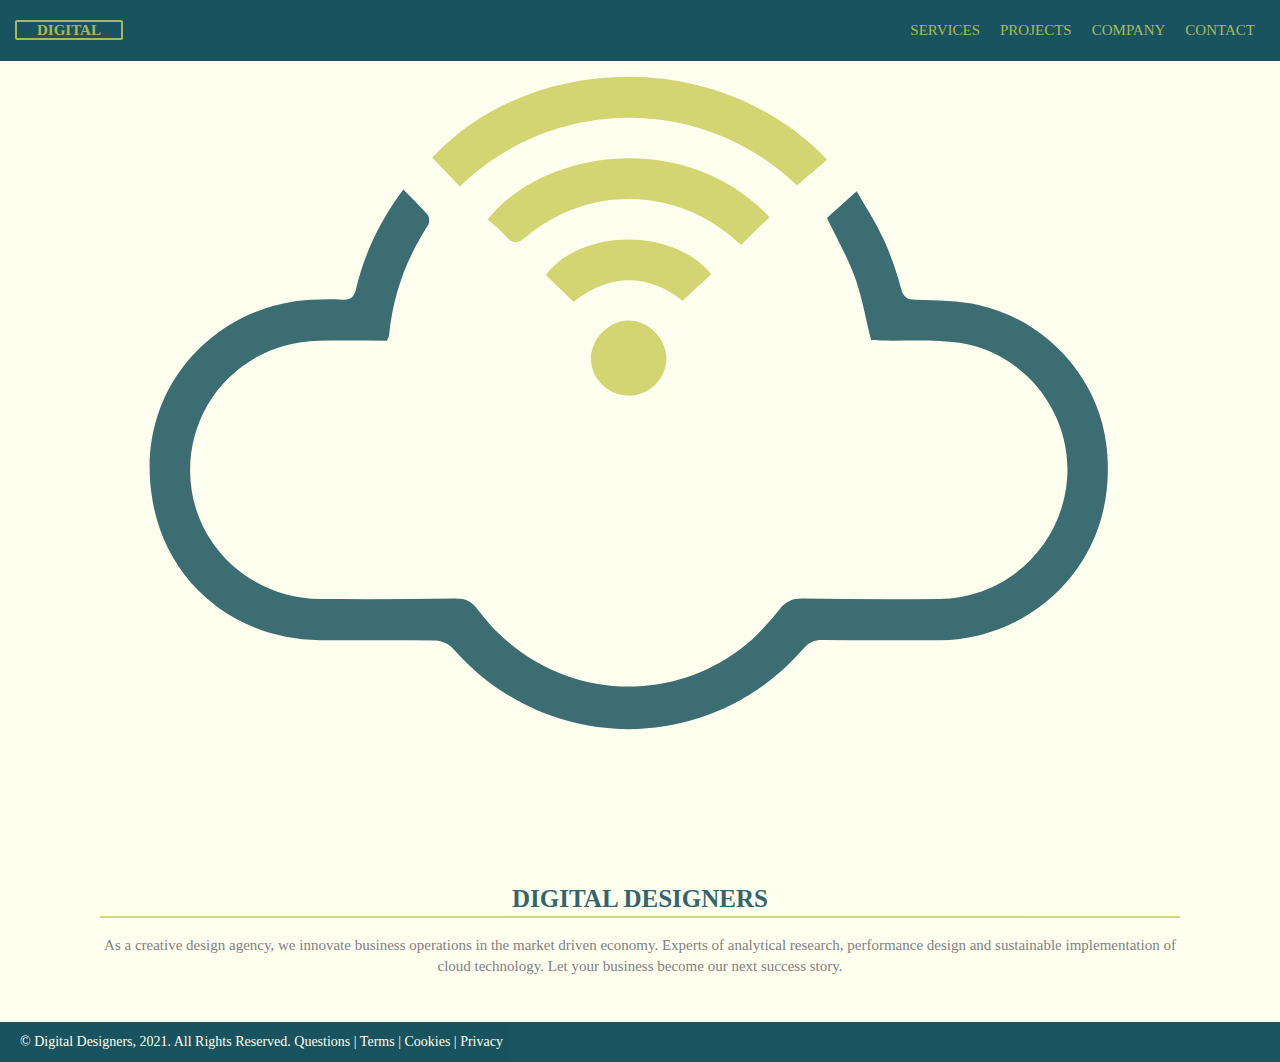
<file: index.html>
<!DOCTYPE html>
<html lang="en">

<head>
    <meta charset="UTF-8">
    <meta name="viewport" content="width=device-width, initial-scale=1.0">
    <meta http-equiv="X-UA-Compatible" content="ie=edge">
    <title> Digital Designers: Multimedia Research, Design & Marketing Agency in Toronto</title>

    <meta name="description"
        content="Help build brand and innovate business through performance design and sustainable development using cloud technology and market driven strategies" />

    <link rel="shortcut icon" href="https://digitaldesigners.ca/favicon.ico" type="image/x-icon" />

    <link rel="canonical" href="https://digitaldesigners.ca/index.html" />
    <meta name="robots" content="max-snippet:-1, max-image-preview:large, max-video-preview:-1">
    <meta name="subject" content="Multimedia Research, Design & Marketing Agency" />
    <meta name="copyright" content="Digital Designers" />
    <meta name="author" content="Kiri Velu" />

    <meta property="og:type" content="website" />
    <meta property="og:site_name" content="Digital Designers" />
    <meta property="og:title" content="Digital Designers: Multimedia Research, Design & Marketing Agency in Toronto" />
    <meta property="og:description"
        content="Help build brand and innovate business through performance design and sustainable development using cloud technology and market driven strategies" />

    <meta property="og:url" content="https://digitaldesigners.ca" />
    <meta property="og:image" content="https://digitaldesigners.ca/logo.png" />
    <meta property="og:image:url" content="https://digitaldesigners.ca/logo.png" />

    <meta name="twitter:card" content="summary" />
    <meta name="twitter:title" content="Digital Designers: Multimedia Research, Design & Marketing Agency in Toronto" />
    <meta name="twitter:description"
        content="Help build brand and innovate business through performance design and sustainable development using cloud technology and market driven strategies" />

    <meta name="twitter:site" content="@designbydigital" />
    <meta name="twitter:image" content="https://digitaldesigners.ca/logo.png/" />

    <meta name="google-site-verification" content="RlNfwe5c99yzoLCZ6GAML3I3TZEuQFbvhi3gMQuoGck" />
    
    <meta name="msvalidate.01" content="4D62C07C8D78D80A59F36B67650A94B4" />

    <meta name="p:domain_verify" content="157771aeae322dbc5761db2a5b54947f"/>
    
    <meta name="yandex-verification" content="2c00c01876958357" />
    
    <link rel="profile" href="https://gmpg.org/xfn/11" />
    <link rel="RSS" href="https://validator.w3.org/feed/check.cgi?url=http%3A//digitaldesigners.ca/rss.xml">

    <meta name="keywords"
        content="Digital Identitity, Business Development, Grow Business, Ad Creation, Portfolio Website, Logo Design, Brand Development, SEO Marketing, Analytical Research, Creative Writing, Digital Photography, Promotional Videography" />
    <link rel="stylesheet" href="style.css" />
</head>

<body>
    <div id="wrapper">
        <header>
            <nav>
                <div id="logo">
                    <a class="current" href="index.html">DIGITAL</a>
                </div>

                <div id="menu">
                    <ul>
                        <li><a href="services.html">Services</a></li>
                        <li><a href="projects.html">Projects</a></li>
                        <li><a href="about.html">Company</a></li>
                        <li><a href="contact.html">Contact</a></li>
                    </ul>
                </div>
            </nav>
        </header>
        <div id="main">
            <article class="home">
                <svg version="1.1" id="Layer_1" xmlns="http://www.w3.org/2000/svg" xmlns:xlink="http://www.w3.org/1999/xlink" x="0px" y="0px"
	 viewBox="0 25 410 300" style="enable-background:new 0 0 500 500;" xml:space="preserve">
<style type="text/css">
	.st0{fill:#0C4955;}
	.st1{fill:#C8CB53;}
</style>
<path class="st0" d="M115.15,70.41c3.3,3.36,6.43,6.32,9.23,9.57c0.67,0.78,0.81,2.87,0.24,3.75c-8.3,12.8-13.42,26.7-14.86,41.92
	c-0.06,0.63-0.44,1.22-0.78,2.13c-8.66,0-17.31-0.13-25.95,0.02c-27.63,0.48-48.99,22.24-48.81,49.64
	c0.17,26.75,22.17,48.28,49.62,48.4c17,0.07,34,0.06,50.99-0.17c3.85-0.05,6.23,1.03,8.62,4.25c23.69,31.92,67.79,38.69,99.47,15.1
	c5.66-4.22,10.55-9.69,15.02-15.22c2.53-3.13,4.9-4.17,8.71-4.13c17.33,0.21,34.66,0.34,51.99,0.13
	c25.59-0.3,46.44-19.99,48.5-45.45c2.01-24.82-15.85-48.01-40.91-51.76c-9.8-1.47-19.95-0.65-29.93-0.88
	c-1.31-0.03-2.63-0.12-3.59-0.17c-2.03-8.16-3.39-16.24-6.12-23.83c-2.74-7.6-6.85-14.71-10.61-22.56
	c3.18-2.84,6.86-6.14,11.28-10.09c3.27,5.74,7.24,11.8,10.26,18.3c2.79,5.99,4.86,12.37,6.64,18.75c0.91,3.25,2.32,3.96,5.46,4.1
	c8.12,0.35,16.45,0.25,24.29,2.06c25.1,5.8,44.83,27.26,48.06,52.42c5.85,45.62-29,74.65-63.12,74.76
	c-14.83,0.05-29.67,0.1-44.5-0.04c-3.09-0.03-5.17,0.84-7.25,3.25c-35.28,40.81-97.46,40.72-133.02,0.04
	c-1.49-1.71-4.38-3.04-6.64-3.08c-14.66-0.28-29.33-0.03-43.99-0.17c-31.53-0.31-57.54-21.04-63.33-52.01
	c-8.2-43.86,24.52-75.72,60.31-77.25c3.83-0.16,7.68-0.29,11.49-0.01c3.33,0.25,4.57-1.04,5.32-4.2
	C100.45,94.42,106.42,82.11,115.15,70.41z"/>
<path class="st1" d="M264.63,68.85c-36.68-35.11-93.06-33.55-128.05,0.35c-3.47-3.62-6.94-7.24-10.44-10.89
	c36-39.01,107.63-43.11,149.88,0.64C272.32,62.17,268.6,65.4,264.63,68.85z"/>
<path class="st1" d="M254.19,80.88c-3.68,3.55-7.14,6.89-10.82,10.44c-2.28-1.86-4.59-3.97-7.12-5.78
	c-22.77-16.34-52.94-15.28-74.47,2.8c-3.05,2.56-5.03,2.92-7.72-0.27c-2.01-2.39-4.64-4.27-6.92-6.32
	C169.27,54.15,223.31,47.83,254.19,80.88z"/>
<path class="st1" d="M179.76,113c-3.71-3.61-7.12-6.92-10.49-10.2c13.52-17.9,48.69-17.96,62.76-0.27
	c-3.47,3.22-6.95,6.45-10.81,10.04C208.01,102.33,193.96,101.94,179.76,113z"/>
<path class="st1" d="M200.54,148.65c-7.84-0.07-14.4-6.76-14.15-14.46c0.24-7.44,6.89-14.04,14.24-14.12
	c7.47-0.08,14.39,6.86,14.41,14.45C215.05,142.26,208.42,148.72,200.54,148.65z"/>
</svg>

                <h1>
                    Digital Designers
                </h1>

                <center><p>
                    As a creative design agency, we innovate business operations in the market driven economy. Experts of analytical research, performance design and sustainable implementation of cloud technology. Let your business become our next success story.
                </p></center>

            </article>
        </div>

        <footer>
            <div id="text">
            © Digital Designers, 2021. All Rights Reserved. <a href="questions.html">Questions</a> | <a
                href="terms.html">Terms</a> | <a href="cookies.html">Cookies</a> | <a href="privacy.html">Privacy</a>

            <script type='application/ld+json'>
                        {
                          "@context": "http://www.schema.org",
                          "@type": "Organization",
                          "name": "Digital Designers",
                          "url": "https://digitaldesigners.ca",
                          "sameAs": [
                             "https://github.com/digital-designers",
                             "https://facebook.com/designbydigital",
                             "https://twitter.com/designbydigital",
                             "https://linkedin.com/company/designbydigital"
                          ],
                          "logo": "https://digitaldesigners.ca/logo.png",
                          "description": "Help build brand and expand business through performance design and sustainable development using cloud technology and market driven strategies",
                          "address": {
                             "@type": "PostalAddress",
                             "streetAddress": "945 Midland Avenue",
                             "addressLocality": "Toronto",
                             "addressRegion": "ON",
                             "postalCode": "M1K 4G5",
                             "addressCountry": "Canada"
                          },
                           "openingHours": "Mo 08:30-16:30 Tu 08:30-16:30 We 08:30-16:30 Th 08:30-16:30 Fr 08:30-16:30"
                        }
                        </script>
                <script async src="script.js"></script>
            </div>
        </footer>
    </div>

</body>

</html>
</file>
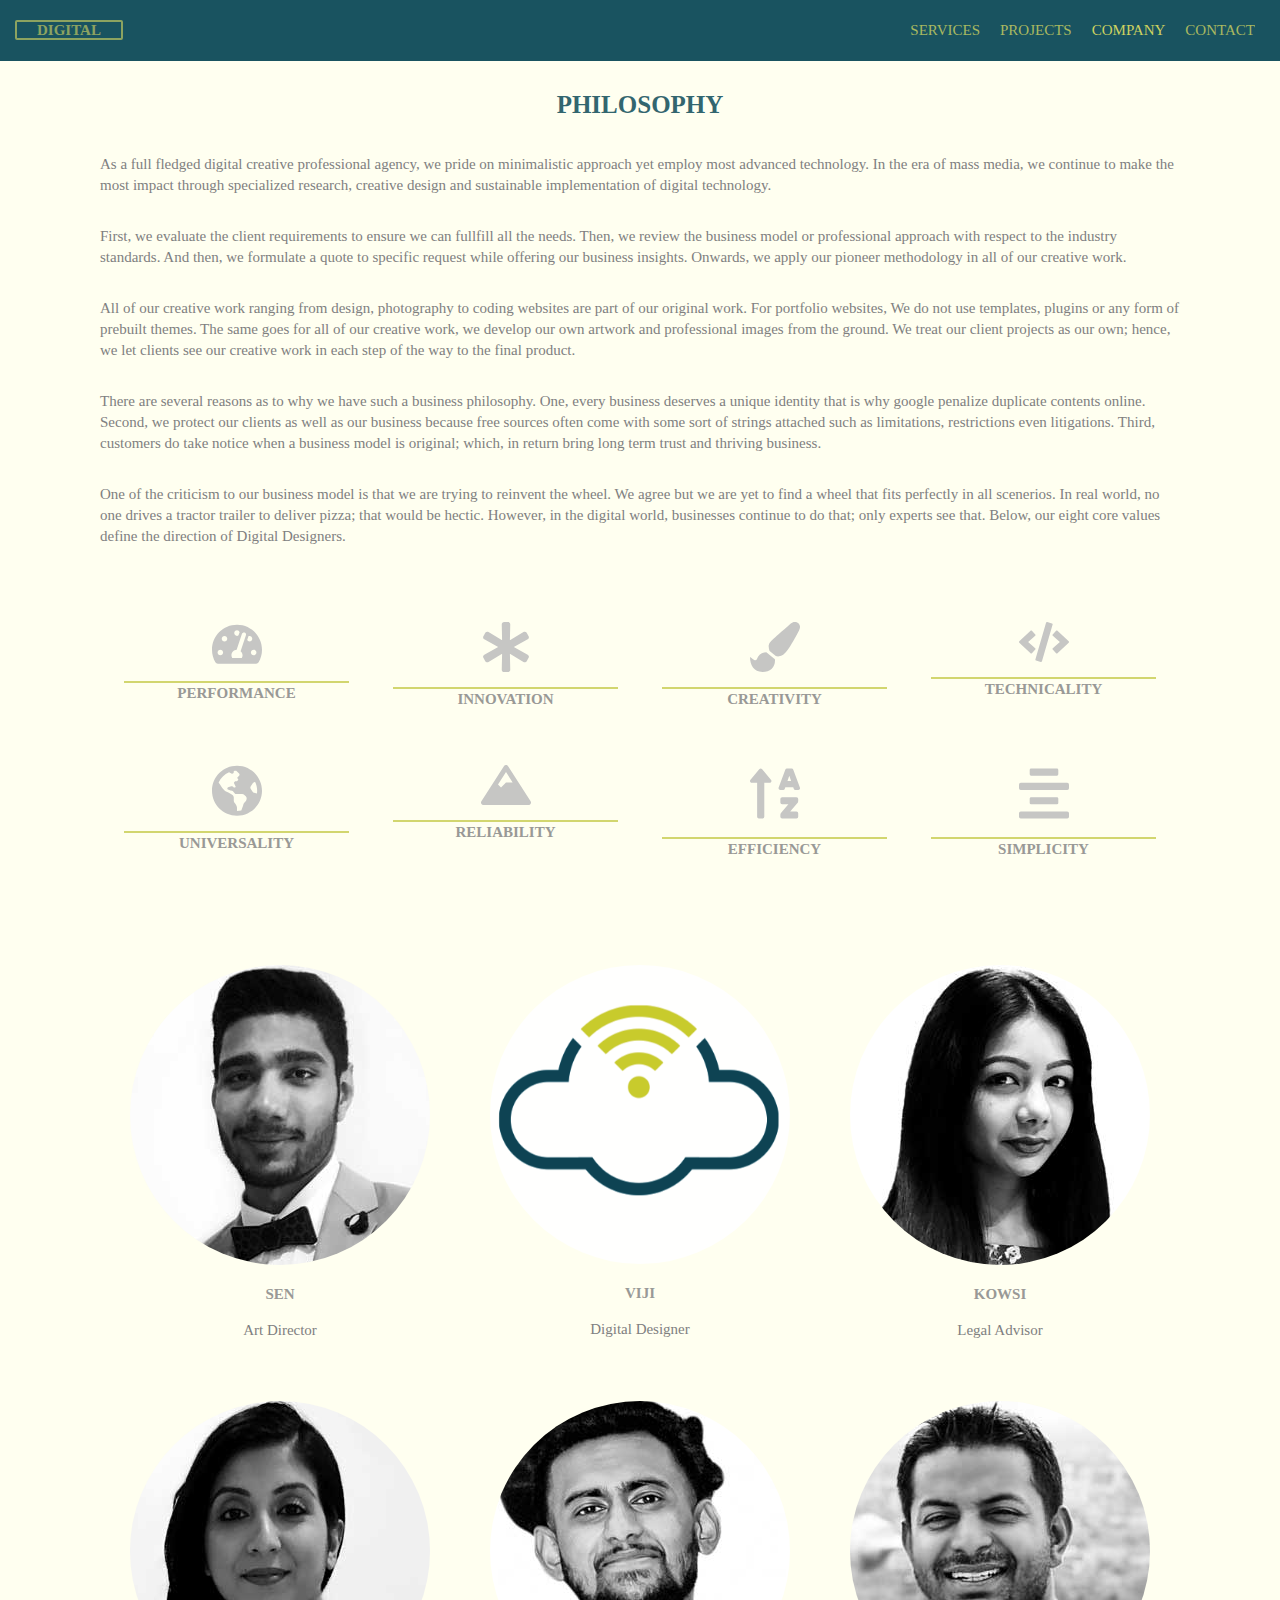
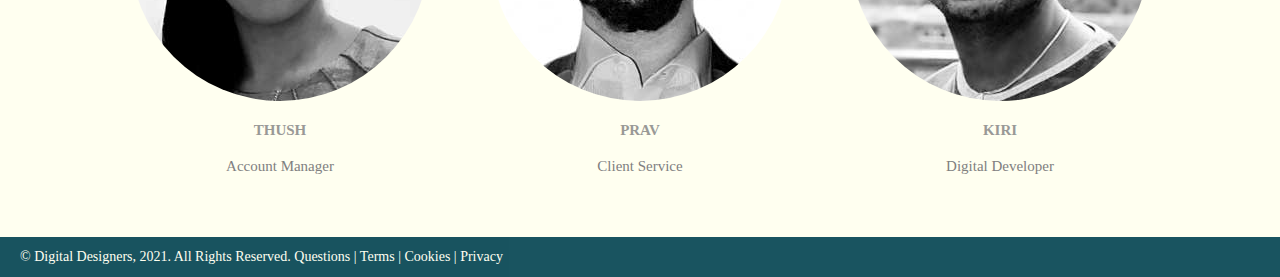
<file: about.html>
<!DOCTYPE html>
<html lang="en">

<head>
    <meta charset="UTF-8">
    <meta name="viewport" content="width=device-width, initial-scale=1.0">
    <meta http-equiv="X-UA-Compatible" content="ie=edge">
    <title> Digital Designers: Company, Work & Philosophy</title>

    <meta name="description"
        content="Help build brand and expand business through performance design and sustainable development using cloud technology and market driven strategies" />

    <link rel="shortcut icon" href="https://digitaldesigners.ca/favicon.ico" type="image/x-icon" />
    <link rel="canonical" href="https://digitaldesigners.ca/about.html" />
    <meta name="robots" content="max-snippet:-1, max-image-preview:large, max-video-preview:-1">
    <meta name="subject" content="Multimedia Research, Design & Marketing" />
    <meta name="copyright" content="Digital Designers" />
    <meta name="author" content="Kiri Velu" />
    <meta name="keywords"
        content="Digital Identitity, Business Development, Grow Business, Ad Creation, Portfolio Website, Logo Design, Brand Development, SEO Marketing, Analytical Research, Creative Writing, Digital Photography, Promotional Videography" />
    <link rel="stylesheet" href="style.css" />
</head>

<body>
    <div id="wrapper">
        <header>
            <nav>
                <div id="logo">
                    <a href="index.html">DIGITAL</a>
                </div>

                <div id="menu">
                    <ul>
                        <li><a href="services.html">Services</a></li>
                        <li><a href="projects.html">Projects</a></li>
                        <li><a class="current" href="about.html">Company</a></li>
                        <li><a href="contact.html">Contact</a></li>
                    </ul>
                </div>
            </nav>
        </header>
        <div id="main">
            <article class="company">
                <h1>Philosophy</h1>
                <p>
                    As a full fledged digital creative professional agency, we pride on minimalistic approach yet employ
                    most advanced technology. In the era of mass media, we continue to make the most impact through
                    specialized research, creative design and sustainable implementation of digital technology.
                </p>
                <p>
                    First, we evaluate the client requirements to ensure we can fullfill all the needs. Then, we review
                    the business model or professional approach with respect to the industry standards. And
                    then, we formulate a quote to specific request while offering our business insights. Onwards, we
                    apply our pioneer methodology in all of our creative work.
                </p>
                <p>
                    All of our creative work ranging from design, photography to coding websites are part of our
                    original work. For portfolio websites, We do not use templates, plugins or any form of prebuilt
                    themes. The same goes for all of our creative work, we develop our own artwork and
                    professional images from the ground. We treat our client projects as our own; hence, we let clients
                    see our creative work in each step of the way to the final product.

                </p>
                <p>

                    There are several reasons as to why
                    we have such a business philosophy. One, every business deserves a unique identity that is why
                    google
                    penalize duplicate contents online. Second, we protect our clients as well as our business because
                    free sources often come with some sort of strings attached such as limitations, restrictions even
                    litigations. Third,
                    customers do take
                    notice when a business model is original; which, in return bring long term trust and thriving
                    business.
                </p>
                <p>
                    One of the criticism to our business model is that we are trying to reinvent the wheel. We agree but
                    we are yet to find a wheel that fits perfectly in all scenerios. In real world, no one
                    drives a
                    tractor trailer to deliver pizza; that would be hectic. However, in the digital world, businesses
                    continue to do that; only experts see that. Below, our eight core values define the
                    direction of Digital Designers.
                </p>
            </article>
            <article class="company">
                <section class="values">
                    <svg class="fa-tachometer" viewBox="0 0 576 512">
                        <path fill="currentColor"
                            d="M288 32C128.94 32 0 160.94 0 320c0 52.8 14.25 102.26 39.06 144.8 5.61 9.62 16.3 15.2 27.44 15.2h443c11.14 0 21.83-5.58 27.44-15.2C561.75 422.26 576 372.8 576 320c0-159.06-128.94-288-288-288zm0 64c14.71 0 26.58 10.13 30.32 23.65-1.11 2.26-2.64 4.23-3.45 6.67l-9.22 27.67c-5.13 3.49-10.97 6.01-17.64 6.01-17.67 0-32-14.33-32-32S270.33 96 288 96zM96 384c-17.67 0-32-14.33-32-32s14.33-32 32-32 32 14.33 32 32-14.33 32-32 32zm48-160c-17.67 0-32-14.33-32-32s14.33-32 32-32 32 14.33 32 32-14.33 32-32 32zm246.77-72.41l-61.33 184C343.13 347.33 352 364.54 352 384c0 11.72-3.38 22.55-8.88 32H232.88c-5.5-9.45-8.88-20.28-8.88-32 0-33.94 26.5-61.43 59.9-63.59l61.34-184.01c4.17-12.56 17.73-19.45 30.36-15.17 12.57 4.19 19.35 17.79 15.17 30.36zm14.66 57.2l15.52-46.55c3.47-1.29 7.13-2.23 11.05-2.23 17.67 0 32 14.33 32 32s-14.33 32-32 32c-11.38-.01-20.89-6.28-26.57-15.22zM480 384c-17.67 0-32-14.33-32-32s14.33-32 32-32 32 14.33 32 32-14.33 32-32 32z">
                        </path>
                    </svg>
                    <h3>Performance</h3>
                </section>
                <section class="values">
                    <svg class="fa-asterisk" viewBox="0 0 512 512">
                        <path fill="currentColor"
                            d="M478.21 334.093L336 256l142.21-78.093c11.795-6.477 15.961-21.384 9.232-33.037l-19.48-33.741c-6.728-11.653-21.72-15.499-33.227-8.523L296 186.718l3.475-162.204C299.763 11.061 288.937 0 275.48 0h-38.96c-13.456 0-24.283 11.061-23.994 24.514L216 186.718 77.265 102.607c-11.506-6.976-26.499-3.13-33.227 8.523l-19.48 33.741c-6.728 11.653-2.562 26.56 9.233 33.037L176 256 33.79 334.093c-11.795 6.477-15.961 21.384-9.232 33.037l19.48 33.741c6.728 11.653 21.721 15.499 33.227 8.523L216 325.282l-3.475 162.204C212.237 500.939 223.064 512 236.52 512h38.961c13.456 0 24.283-11.061 23.995-24.514L296 325.282l138.735 84.111c11.506 6.976 26.499 3.13 33.227-8.523l19.48-33.741c6.728-11.653 2.563-26.559-9.232-33.036z">
                        </path>
                    </svg>
                    <h3>Innovation</h3>
                </section>
                <section class="values">
                    <svg class="fa-brush" viewBox="0 0 512 512">
                        <path fill="currentColor"
                            d="M167.02 309.34c-40.12 2.58-76.53 17.86-97.19 72.3-2.35 6.21-8 9.98-14.59 9.98-11.11 0-45.46-27.67-55.25-34.35C0 439.62 37.93 512 128 512c75.86 0 128-43.77 128-120.19 0-3.11-.65-6.08-.97-9.13l-88.01-73.34zM457.89 0c-15.16 0-29.37 6.71-40.21 16.45C213.27 199.05 192 203.34 192 257.09c0 13.7 3.25 26.76 8.73 38.7l63.82 53.18c7.21 1.8 14.64 3.03 22.39 3.03 62.11 0 98.11-45.47 211.16-256.46 7.38-14.35 13.9-29.85 13.9-45.99C512 20.64 486 0 457.89 0z">
                        </path>
                    </svg>
                    <h3>Creativity</h3>
                </section>
                <section class="values">
                    <svg class="fa-code" viewBox="0 0 640 512">
                        <path fill="currentColor"
                            d="M278.9 511.5l-61-17.7c-6.4-1.8-10-8.5-8.2-14.9L346.2 8.7c1.8-6.4 8.5-10 14.9-8.2l61 17.7c6.4 1.8 10 8.5 8.2 14.9L293.8 503.3c-1.9 6.4-8.5 10.1-14.9 8.2zm-114-112.2l43.5-46.4c4.6-4.9 4.3-12.7-.8-17.2L117 256l90.6-79.7c5.1-4.5 5.5-12.3.8-17.2l-43.5-46.4c-4.5-4.8-12.1-5.1-17-.5L3.8 247.2c-5.1 4.7-5.1 12.8 0 17.5l144.1 135.1c4.9 4.6 12.5 4.4 17-.5zm327.2.6l144.1-135.1c5.1-4.7 5.1-12.8 0-17.5L492.1 112.1c-4.8-4.5-12.4-4.3-17 .5L431.6 159c-4.6 4.9-4.3 12.7.8 17.2L523 256l-90.6 79.7c-5.1 4.5-5.5 12.3-.8 17.2l43.5 46.4c4.5 4.9 12.1 5.1 17 .6z">
                        </path>
                    </svg>
                    <h3>Technicality</h3>
                </section>
                <section class="values">
                    <svg class="fa-globe" viewBox="0 0 496 512">
                        <path fill="currentColor"
                            d="M248 8C111.03 8 0 119.03 0 256s111.03 248 248 248 248-111.03 248-248S384.97 8 248 8zm82.29 357.6c-3.9 3.88-7.99 7.95-11.31 11.28-2.99 3-5.1 6.7-6.17 10.71-1.51 5.66-2.73 11.38-4.77 16.87l-17.39 46.85c-13.76 3-28 4.69-42.65 4.69v-27.38c1.69-12.62-7.64-36.26-22.63-51.25-6-6-9.37-14.14-9.37-22.63v-32.01c0-11.64-6.27-22.34-16.46-27.97-14.37-7.95-34.81-19.06-48.81-26.11-11.48-5.78-22.1-13.14-31.65-21.75l-.8-.72a114.792 114.792 0 0 1-18.06-20.74c-9.38-13.77-24.66-36.42-34.59-51.14 20.47-45.5 57.36-82.04 103.2-101.89l24.01 12.01C203.48 89.74 216 82.01 216 70.11v-11.3c7.99-1.29 16.12-2.11 24.39-2.42l28.3 28.3c6.25 6.25 6.25 16.38 0 22.63L264 112l-10.34 10.34c-3.12 3.12-3.12 8.19 0 11.31l4.69 4.69c3.12 3.12 3.12 8.19 0 11.31l-8 8a8.008 8.008 0 0 1-5.66 2.34h-8.99c-2.08 0-4.08.81-5.58 2.27l-9.92 9.65a8.008 8.008 0 0 0-1.58 9.31l15.59 31.19c2.66 5.32-1.21 11.58-7.15 11.58h-5.64c-1.93 0-3.79-.7-5.24-1.96l-9.28-8.06a16.017 16.017 0 0 0-15.55-3.1l-31.17 10.39a11.95 11.95 0 0 0-8.17 11.34c0 4.53 2.56 8.66 6.61 10.69l11.08 5.54c9.41 4.71 19.79 7.16 30.31 7.16s22.59 27.29 32 32h66.75c8.49 0 16.62 3.37 22.63 9.37l13.69 13.69a30.503 30.503 0 0 1 8.93 21.57 46.536 46.536 0 0 1-13.72 32.98zM417 274.25c-5.79-1.45-10.84-5-14.15-9.97l-17.98-26.97a23.97 23.97 0 0 1 0-26.62l19.59-29.38c2.32-3.47 5.5-6.29 9.24-8.15l12.98-6.49C440.2 193.59 448 223.87 448 256c0 8.67-.74 17.16-1.82 25.54L417 274.25z">
                        </path>
                    </svg>
                    <h3>Universality</h3>
                </section>
                <section class="values">
                    <svg class="fa-mountain" viewBox="0 0 640 512">
                        <path fill="currentColor"
                            d="M634.92 462.7l-288-448C341.03 5.54 330.89 0 320 0s-21.03 5.54-26.92 14.7l-288 448a32.001 32.001 0 0 0-1.17 32.64A32.004 32.004 0 0 0 32 512h576c11.71 0 22.48-6.39 28.09-16.67a31.983 31.983 0 0 0-1.17-32.63zM320 91.18L405.39 224H320l-64 64-38.06-38.06L320 91.18z">
                        </path>
                    </svg>
                    <h3>Reliability</h3>
                </section>
                <section class="values">
                    <svg class="alpha" viewBox="0 0 448 512">
                        <path fill="currentColor"
                            d="M16 160h48v304a16 16 0 0 0 16 16h32a16 16 0 0 0 16-16V160h48c14.21 0 21.38-17.24 11.31-27.31l-80-96a16 16 0 0 0-22.62 0l-80 96C-5.35 142.74 1.78 160 16 160zm400 128H288a16 16 0 0 0-16 16v32a16 16 0 0 0 16 16h56l-61.26 70.45A32 32 0 0 0 272 446.37V464a16 16 0 0 0 16 16h128a16 16 0 0 0 16-16v-32a16 16 0 0 0-16-16h-56l61.26-70.45A32 32 0 0 0 432 321.63V304a16 16 0 0 0-16-16zm31.06-85.38l-59.27-160A16 16 0 0 0 372.72 32h-41.44a16 16 0 0 0-15.07 10.62l-59.27 160A16 16 0 0 0 272 224h24.83a16 16 0 0 0 15.23-11.08l4.42-12.92h71l4.41 12.92A16 16 0 0 0 407.16 224H432a16 16 0 0 0 15.06-21.38zM335.61 144L352 96l16.39 48z">
                        </path>
                    </svg>
                    <h3>Efficiency</h3>
                </section>
                <section class="values">
                    <svg class="fa-center" viewBox="0 0 448 512">
                        <path fill="currentColor"
                            d="M432 160H16a16 16 0 0 0-16 16v32a16 16 0 0 0 16 16h416a16 16 0 0 0 16-16v-32a16 16 0 0 0-16-16zm0 256H16a16 16 0 0 0-16 16v32a16 16 0 0 0 16 16h416a16 16 0 0 0 16-16v-32a16 16 0 0 0-16-16zM108.1 96h231.81A12.09 12.09 0 0 0 352 83.9V44.09A12.09 12.09 0 0 0 339.91 32H108.1A12.09 12.09 0 0 0 96 44.09V83.9A12.1 12.1 0 0 0 108.1 96zm231.81 256A12.09 12.09 0 0 0 352 339.9v-39.81A12.09 12.09 0 0 0 339.91 288H108.1A12.09 12.09 0 0 0 96 300.09v39.81a12.1 12.1 0 0 0 12.1 12.1z">
                        </path>
                    </svg>
                    <h3>Simplicity</h3>
                </section>

            </article>
            <article class="company">
                <section class="team">
                    <img src="Sen.jpg" alt="Art Director Sen from Digital Designers">
                    <h3>Sen</h3>
                    <ul>
                        <li>Art Director</li>
                    </ul>
                </section>
                <section class="team">
                    <img src="logo.png" alt="Digital Designer from Digital Designers">
                    <h3>Viji</h3>
                    <ul>
                        <li>Digital Designer</li>
                    </ul>
                </section>
                <section class="team">
                    <img src="Kowsi.jpg" alt="Legal Advisor Kowsi from Digital Designers">
                    <h3>Kowsi</h3>
                    <ul>
                        <li>Legal Advisor</li>
                    </ul>
                </section>
                <section class="team">
                    <img src="Thush.jpg" alt="Account Manager Thush from Digital Designers">
                    <h3>Thush</h3>
                    <ul>
                        <li>Account Manager</li>
                    </ul>
                </section>
                <section class="team">
                    <img src="Prav.jpg" alt="Client Service Prav from Digital Designers">
                    <h3>Prav</h3>
                    <ul>
                        <li>Client Service</li>
                    </ul>
                </section>
                <section class="team">
                    <img src="Kiri.jpg" alt="Digital Developer from Digital Designers">
                    <h3>Kiri</h3>
                    <ul>
                        <li>Digital Developer</li>
                    </ul>
                </section>
            </article>
        </div>

        <footer>
            <div id="text">
            © Digital Designers, 2021. All Rights Reserved. <a href="questions.html">Questions</a> | <a
                href="terms.html">Terms</a> | <a href="cookies.html">Cookies</a> | <a href="privacy.html">Privacy</a>

            <script async src="script.js"></script>
            </div>
        </footer>
    </div>

</body>

</html>
</file>
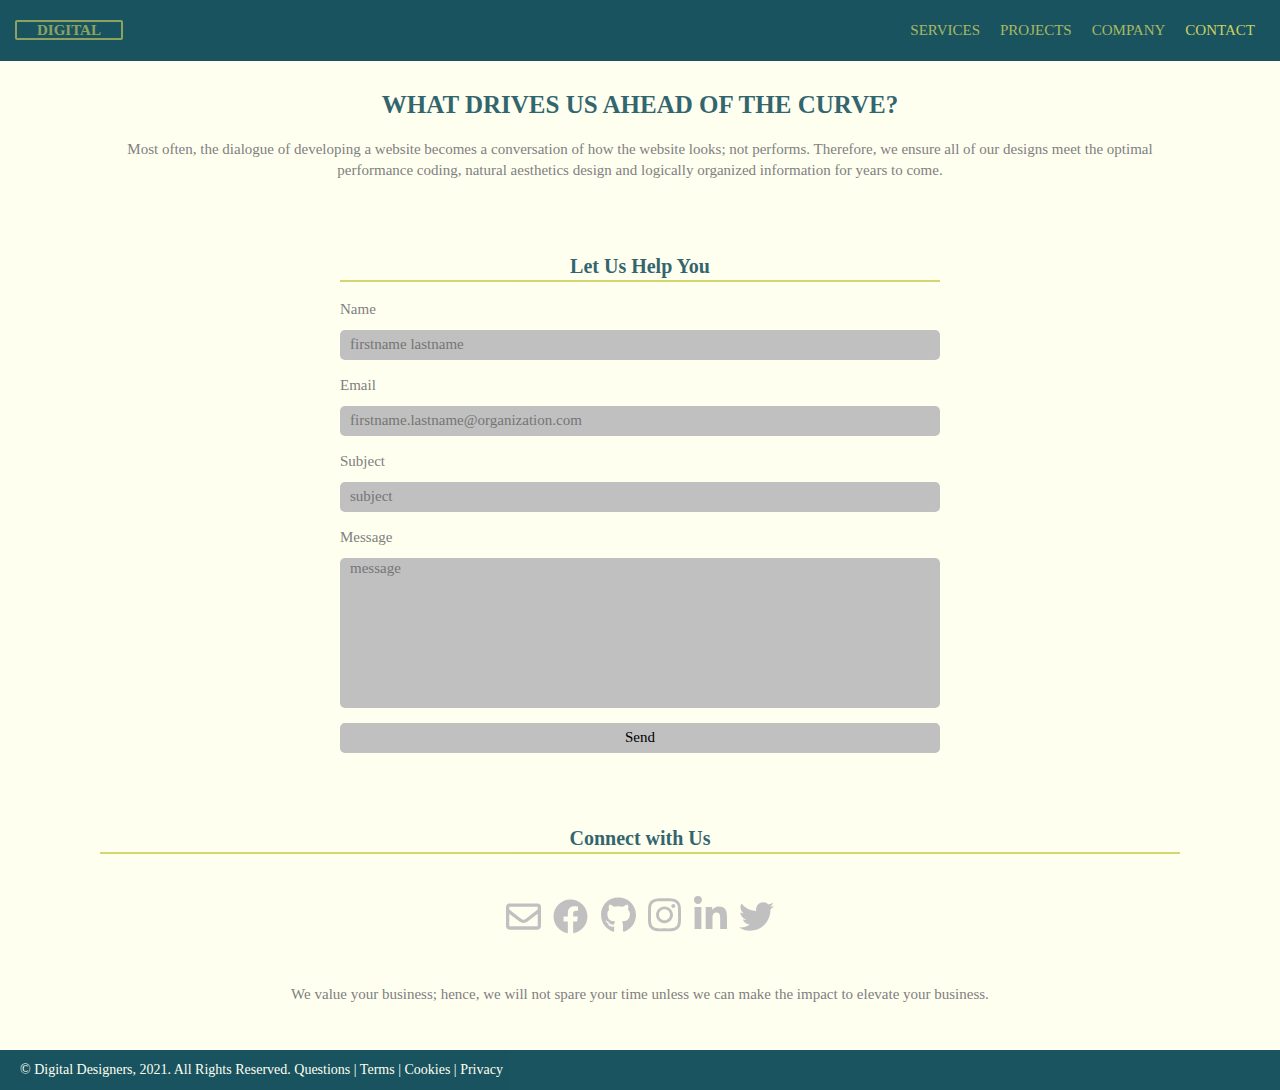
<file: contact.html>
<!DOCTYPE html>
<html lang="en">

<head>
    <meta charset="UTF-8">
    <meta name="viewport" content="width=device-width, initial-scale=1.0">
    <meta http-equiv="X-UA-Compatible" content="ie=edge">
    <title> Digital Designers: Business Contact</title>

    <meta name="description"
        content="Help build brand and expand business through performance design and sustainable development using cloud technology and market driven strategies" />

    <link rel="shortcut icon" href="https://digitaldesigners.ca/favicon.ico" type="image/x-icon" />
    <link rel="canonical" href="https://digitaldesigners.ca/contact.html" />
    <meta name="robots" content="max-snippet:-1, max-image-preview:large, max-video-preview:-1">
    <meta name="subject" content="Multimedia Research, Design & Marketing" />
    <meta name="copyright" content="Digital Designers" />
    <meta name="author" content="Kiri Velu" />
    <meta name="keywords"
        content="Digital Identitity, Business Development, Grow Business, Ad Creation, Portfolio Website, Logo Design, Brand Development, SEO Marketing, Analytical Research, Creative Writing, Digital Photography, Promotional Videography" />
    <link rel="stylesheet" href="style.css" />
</head>

<body>
    <div id="wrapper">
        <header>
            <nav>
                <div id="logo">
                    <a href="index.html">DIGITAL</a>
                </div>

                <div id="menu">
                    <ul>
                        <li><a href="services.html">Services</a></li>
                        <li><a href="projects.html">Projects</a></li>
                        <li><a href="about.html">Company</a></li>
                        <li><a class="current" href="contact.html">Contact</a></li>
                    </ul>
                </div>
            </nav>
        </header>
        <div id="main">
            <article class="contact">
                <h1>
                    What Drives Us Ahead of the Curve?
                </h1>
                <center><p>Most
                    often, the dialogue of
                    developing a website becomes a conversation of how the website looks; not performs. Therefore, we
                    ensure all of our designs meet the optimal performance coding, natural aesthetics design and
                    logically organized information for years to come.  </p></center>
            </article>
            <section class="contact">
                <h2>Let Us Help You</h2>
                <form name="contact" action="thanks.html" method="POST" data-netlify="true">

                    <p><label>Name<input type="text" name="name" class="contact-form-text"
                                placeholder="firstname lastname" required minlength="3" maxlength="50"></label></p>

                    <p><label>Email<input type="email" name="email" class="contact-form-text"
                                placeholder="firstname.lastname@organization.com" required minlength="3"
                                maxlength="50"></label></p>

                    <p><label>Subject<input type="text" name="subject" class="contact-form-text" placeholder="subject"
                                required minlength="3" maxlength="50"></label></p>

                    <p><label>Message<textarea name="message" class="contact-form-text" placeholder="message" required
                                minlength="3" maxlength="300"></textarea></label></p>

                    <p>
                        <div data-netlify-recaptcha="true"></div>
                    </p>

                    <p><input type="submit" class="contact-form-btn" value="Send"></label></p>
                </form>
            </section>
            <article class="contact">
                
                <h2>Connect with Us</h2>
                <ul>
                    <li><a href="mailto:hello@digitaldesigners.ca" target=_blank" rel="noopener noreferrer"><svg
                                class="fa-email" role="img" viewBox="0 0 512 512">
                                <path fill="currentColor"
                                    d="M464 64H48C21.49 64 0 85.49 0 112v288c0 26.51 21.49 48 48 48h416c26.51 0 48-21.49 48-48V112c0-26.51-21.49-48-48-48zm0 48v40.805c-22.422 18.259-58.168 46.651-134.587 106.49-16.841 13.247-50.201 45.072-73.413 44.701-23.208.375-56.579-31.459-73.413-44.701C106.18 199.465 70.425 171.067 48 152.805V112h416zM48 400V214.398c22.914 18.251 55.409 43.862 104.938 82.646 21.857 17.205 60.134 55.186 103.062 54.955 42.717.231 80.509-37.199 103.053-54.947 49.528-38.783 82.032-64.401 104.947-82.653V400H48z">
                                </path>
                            </svg></a></li>


                    <li><a href="https://facebook.com/designbydigital" target=_blank" rel="noopener noreferrer"><svg
                                class="fa-facebook" role="img" viewBox="0 0 512 512">
                                <path fill="currentColor"
                                    d="M504 256C504 119 393 8 256 8S8 119 8 256c0 123.78 90.69 226.38 209.25 245V327.69h-63V256h63v-54.64c0-62.15 37-96.48 93.67-96.48 27.14 0 55.52 4.84 55.52 4.84v61h-31.28c-30.8 0-40.41 19.12-40.41 38.73V256h68.78l-11 71.69h-57.78V501C413.31 482.38 504 379.78 504 256z">
                                </path>
                            </svg><a /></li>

                    <li><a href="https://github.com/Digital-Designers" target=_blank" rel="noopener noreferrer"><svg
                                class="fa-github" role="img" viewBox="0 0 496 512">
                                <path fill="currentColor"
                                    d="M165.9 397.4c0 2-2.3 3.6-5.2 3.6-3.3.3-5.6-1.3-5.6-3.6 0-2 2.3-3.6 5.2-3.6 3-.3 5.6 1.3 5.6 3.6zm-31.1-4.5c-.7 2 1.3 4.3 4.3 4.9 2.6 1 5.6 0 6.2-2s-1.3-4.3-4.3-5.2c-2.6-.7-5.5.3-6.2 2.3zm44.2-1.7c-2.9.7-4.9 2.6-4.6 4.9.3 2 2.9 3.3 5.9 2.6 2.9-.7 4.9-2.6 4.6-4.6-.3-1.9-3-3.2-5.9-2.9zM244.8 8C106.1 8 0 113.3 0 252c0 110.9 69.8 205.8 169.5 239.2 12.8 2.3 17.3-5.6 17.3-12.1 0-6.2-.3-40.4-.3-61.4 0 0-70 15-84.7-29.8 0 0-11.4-29.1-27.8-36.6 0 0-22.9-15.7 1.6-15.4 0 0 24.9 2 38.6 25.8 21.9 38.6 58.6 27.5 72.9 20.9 2.3-16 8.8-27.1 16-33.7-55.9-6.2-112.3-14.3-112.3-110.5 0-27.5 7.6-41.3 23.6-58.9-2.6-6.5-11.1-33.3 2.6-67.9 20.9-6.5 69 27 69 27 20-5.6 41.5-8.5 62.8-8.5s42.8 2.9 62.8 8.5c0 0 48.1-33.6 69-27 13.7 34.7 5.2 61.4 2.6 67.9 16 17.7 25.8 31.5 25.8 58.9 0 96.5-58.9 104.2-114.8 110.5 9.2 7.9 17 22.9 17 46.4 0 33.7-.3 75.4-.3 83.6 0 6.5 4.6 14.4 17.3 12.1C428.2 457.8 496 362.9 496 252 496 113.3 383.5 8 244.8 8zM97.2 352.9c-1.3 1-1 3.3.7 5.2 1.6 1.6 3.9 2.3 5.2 1 1.3-1 1-3.3-.7-5.2-1.6-1.6-3.9-2.3-5.2-1zm-10.8-8.1c-.7 1.3.3 2.9 2.3 3.9 1.6 1 3.6.7 4.3-.7.7-1.3-.3-2.9-2.3-3.9-2-.6-3.6-.3-4.3.7zm32.4 35.6c-1.6 1.3-1 4.3 1.3 6.2 2.3 2.3 5.2 2.6 6.5 1 1.3-1.3.7-4.3-1.3-6.2-2.2-2.3-5.2-2.6-6.5-1zm-11.4-14.7c-1.6 1-1.6 3.6 0 5.9 1.6 2.3 4.3 3.3 5.6 2.3 1.6-1.3 1.6-3.9 0-6.2-1.4-2.3-4-3.3-5.6-2z">
                                </path>
                            </svg></a></li>

                            <li><a href="https://instagram.com/designbydigital" target="_blank" rel="noopener noreferrer"><svg
                                class="fa-instagram" role="img" viewBox="0 0 448 512">
                                <path fill="currentColor"
                                  d="M224.1 141c-63.6 0-114.9 51.3-114.9 114.9s51.3 114.9 114.9 114.9S339 319.5 339 255.9 287.7 141 224.1 141zm0 189.6c-41.1 0-74.7-33.5-74.7-74.7s33.5-74.7 74.7-74.7 74.7 33.5 74.7 74.7-33.6 74.7-74.7 74.7zm146.4-194.3c0 14.9-12 26.8-26.8 26.8-14.9 0-26.8-12-26.8-26.8s12-26.8 26.8-26.8 26.8 12 26.8 26.8zm76.1 27.2c-1.7-35.9-9.9-67.7-36.2-93.9-26.2-26.2-58-34.4-93.9-36.2-37-2.1-147.9-2.1-184.9 0-35.8 1.7-67.6 9.9-93.9 36.1s-34.4 58-36.2 93.9c-2.1 37-2.1 147.9 0 184.9 1.7 35.9 9.9 67.7 36.2 93.9s58 34.4 93.9 36.2c37 2.1 147.9 2.1 184.9 0 35.9-1.7 67.7-9.9 93.9-36.2 26.2-26.2 34.4-58 36.2-93.9 2.1-37 2.1-147.8 0-184.8zM398.8 388c-7.8 19.6-22.9 34.7-42.6 42.6-29.5 11.7-99.5 9-132.1 9s-102.7 2.6-132.1-9c-19.6-7.8-34.7-22.9-42.6-42.6-11.7-29.5-9-99.5-9-132.1s-2.6-102.7 9-132.1c7.8-19.6 22.9-34.7 42.6-42.6 29.5-11.7 99.5-9 132.1-9s102.7-2.6 132.1 9c19.6 7.8 34.7 22.9 42.6 42.6 11.7 29.5 9 99.5 9 132.1s2.7 102.7-9 132.1z">
                                </path>
                              </svg><a /></li>

                    <li><a href="https://linkedin.com/company/designbydigital" target=_blank"
                            rel="noopener noreferrer"><svg class="fa-linkedin" viewBox="0 0 448 512">
                                <path fill="currentColor"
                                    d="M100.28 448H7.4V148.9h92.88zM53.79 108.1C24.09 108.1 0 83.5 0 53.8a53.79 53.79 0 0 1 107.58 0c0 29.7-24.1 54.3-53.79 54.3zM447.9 448h-92.68V302.4c0-34.7-.7-79.2-48.29-79.2-48.29 0-55.69 37.7-55.69 76.7V448h-92.78V148.9h89.08v40.8h1.3c12.4-23.5 42.69-48.3 87.88-48.3 94 0 111.28 61.9 111.28 142.3V448z">
                                </path>
                            </svg></a></li>
                    <li><a href="https://twitter.com/designbydigital" target=_blank" rel="noopener noreferrer"><svg
                                class="fa-twitter" viewBox="0 0 512 512">
                                <path fill="currentColor"
                                    d="M459.37 151.716c.325 4.548.325 9.097.325 13.645 0 138.72-105.583 298.558-298.558 298.558-59.452 0-114.68-17.219-161.137-47.106 8.447.974 16.568 1.299 25.34 1.299 49.055 0 94.213-16.568 130.274-44.832-46.132-.975-84.792-31.188-98.112-72.772 6.498.974 12.995 1.624 19.818 1.624 9.421 0 18.843-1.3 27.614-3.573-48.081-9.747-84.143-51.98-84.143-102.985v-1.299c13.969 7.797 30.214 12.67 47.431 13.319-28.264-18.843-46.781-51.005-46.781-87.391 0-19.492 5.197-37.36 14.294-52.954 51.655 63.675 129.3 105.258 216.365 109.807-1.624-7.797-2.599-15.918-2.599-24.04 0-57.828 46.782-104.934 104.934-104.934 30.213 0 57.502 12.67 76.67 33.137 23.715-4.548 46.456-13.32 66.599-25.34-7.798 24.366-24.366 44.833-46.132 57.827 21.117-2.273 41.584-8.122 60.426-16.243-14.292 20.791-32.161 39.308-52.628 54.253z">
                                </path>
                            </svg></a></li>
                </ul>
                <center><p>We value your business; hence, we will not spare your
                    time unless we can make the impact to elevate your business.</p></center>
            </article>
        </div>

        <footer>
            <div id="text">
            © Digital Designers, 2021. All Rights Reserved. <a href="questions.html">Questions</a> | <a
                href="terms.html">Terms</a> | <a href="cookies.html">Cookies</a> | <a href="privacy.html">Privacy</a>

            <script async src="script.js"></script>
            </div>
        </footer>
    </div>

</body>

</html>
</file>
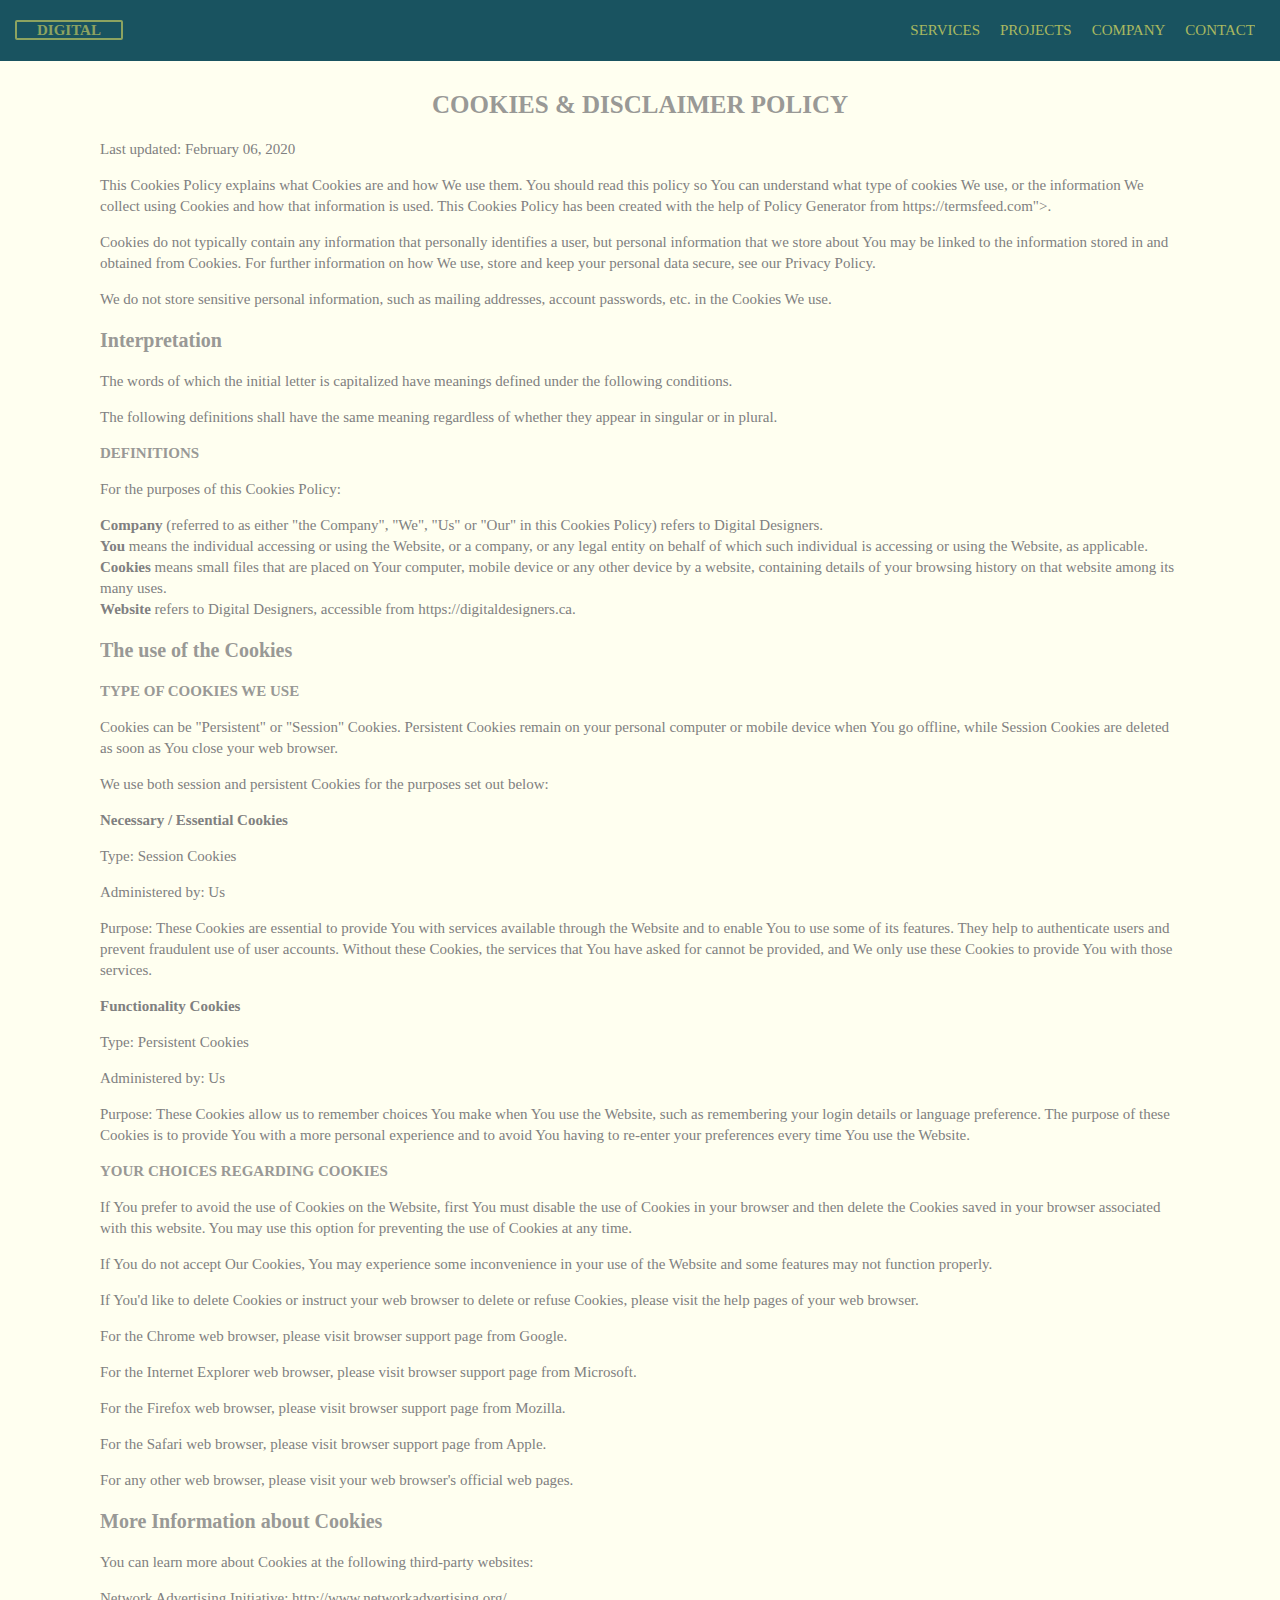
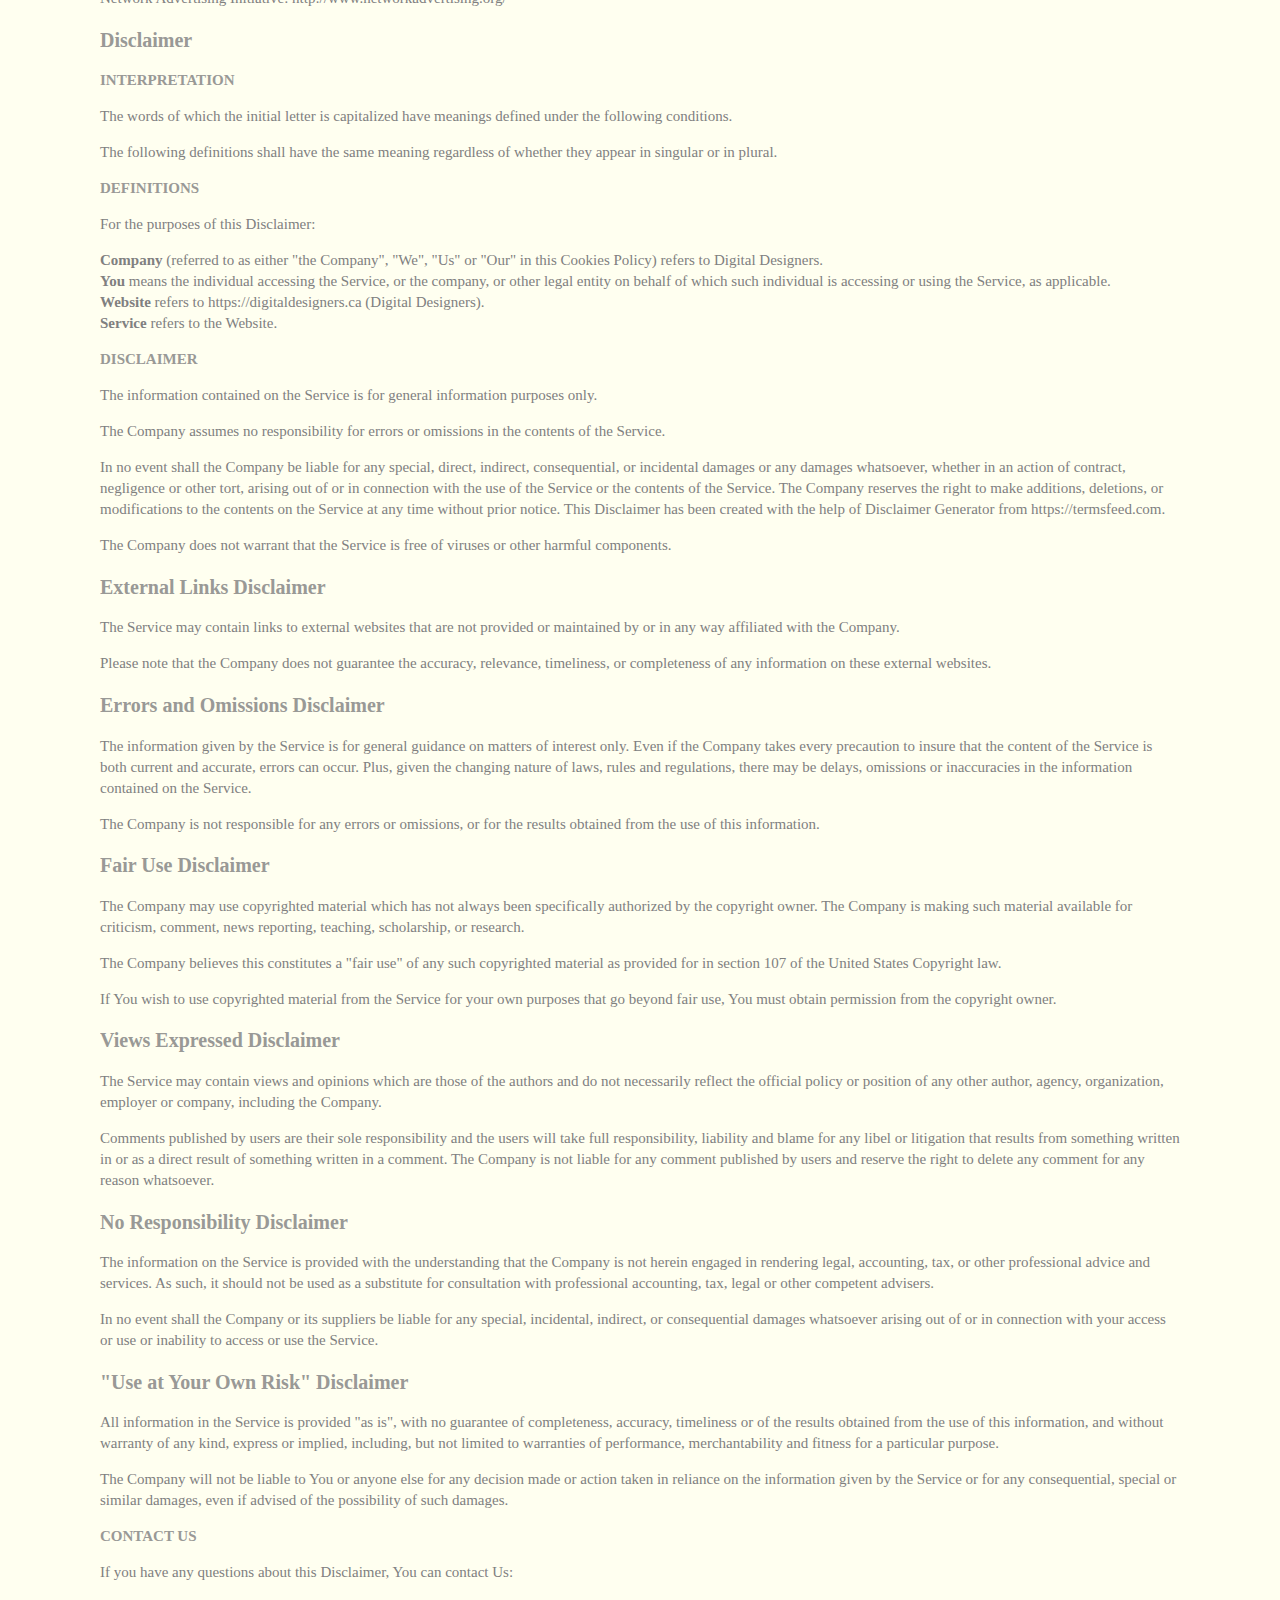
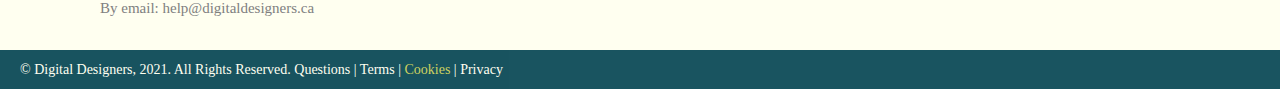
<file: cookies.html>
<!DOCTYPE html>
<html lang="en">

<head>
    <meta charset="UTF-8">
    <meta name="viewport" content="width=device-width, initial-scale=1.0">
    <meta http-equiv="X-UA-Compatible" content="ie=edge">
    <title>Digital Designers: Cookies & Disclaimer Policy</title>

    <meta name="description"
        content="Help build brand and expand business through performance design and sustainable development using cloud technology and market driven strategies" />

    <link rel="shortcut icon" href="https://digitaldesigners.ca/favicon.ico" type="image/x-icon" />
    <link rel="canonical" href="https://digitaldesigners.ca/cookies.html" />
    <meta name="robots" content="max-snippet:-1, max-image-preview:large, max-video-preview:-1">
    <meta name="subject" content="Multimedia Research, Design & Marketing" />
    <meta name="copyright" content="Digital Designers" />
    <meta name="author" content="Kiri Velu" />
    <meta name="keywords"
        content="Digital Identitity, Business Development, Grow Business, Ad Creation, Portfolio Website, Logo Design, Brand Development, SEO Marketing, Analytical Research, Creative Writing, Digital Photography, Promotional Videography" />
    <link rel="stylesheet" href="style.css" />
</head>

<body>
    <div id="wrapper">
        <header>
            <nav>
                <div id="logo">
                    <a href="index.html">DIGITAL</a>
                </div>

                <div id="menu">
                    <ul>
                        <li><a href="services.html">Services</a></li>
                        <li><a href="projects.html">Projects</a></li>
                        <li><a href="about.html">Company</a></li>
                        <li><a href="contact.html">Contact</a></li>
                    </ul>
                </div>
            </nav>
        </header>
        <div id="main">
            <article class="legal">
                <h1>Cookies & Disclaimer Policy</h1>

                <p>Last updated: February 06, 2020</p>

                <p>This Cookies Policy explains what Cookies are and how We use them. You should read this policy so You
                    can understand
                    what type of cookies We use, or the information We collect using Cookies and how that information is
                    used. This
                    Cookies Policy has been created with the help of Policy Generator from https://termsfeed.com">.</p>

                <p>Cookies do not typically contain any information that personally identifies a user, but personal
                    information that we
                    store about You may be linked to the information stored in and obtained from Cookies. For further
                    information on how
                    We use, store and keep your personal data secure, see our Privacy Policy.</p>

                <p>We do not store sensitive personal information, such as mailing addresses, account passwords, etc. in
                    the Cookies We
                    use.</p>

                <h2>Interpretation</h2>
                <p>The words of which the initial letter is capitalized have meanings defined under the following
                    conditions.</p>
                <p>The following definitions shall have the same meaning regardless of whether they appear in
                    singular or in plural.
                </p>

                <h3>Definitions</h3>
                <p>For the purposes of this Cookies Policy:</p>

                <ul>
                    <li><strong>Company</strong> (referred to as either "the Company", "We", "Us" or "Our" in this
                        Cookies Policy)
                        refers to Digital Designers.</li>
                    <li><strong>You</strong> means the individual accessing or using the Website, or a company, or
                        any legal entity
                        on
                        behalf of which such individual is accessing or using the Website, as applicable.</li>
                    <li><strong>Cookies</strong> means small files that are placed on Your computer, mobile device
                        or any other
                        device
                        by a website, containing details of your browsing history on that website among its many
                        uses.</li>
                    <li><strong>Website</strong> refers to Digital Designers, accessible from
                        https://digitaldesigners.ca.</li>
                </ul>

                <h2>The use of the Cookies</h2>
                <h3>Type of Cookies We Use</h3>
                <p>Cookies can be "Persistent" or "Session" Cookies. Persistent Cookies remain on your personal
                    computer or mobile
                    device when You go offline, while Session Cookies are deleted as soon as You close your web
                    browser.</p>
                <p>We use both session and persistent Cookies for the purposes set out below:</p>

                <ul>
                    <li>
                        <p><strong>Necessary / Essential Cookies</strong>
                            <p>Type: Session Cookies</p>
                            <p>Administered by: Us</p>
                            <p>Purpose: These Cookies are essential to provide You with services available through
                                the Website and
                                to
                                enable You to use some of its features. They help to authenticate users and prevent
                                fraudulent use
                                of
                                user accounts. Without these Cookies, the services that You have asked for cannot be
                                provided, and
                                We
                                only use these Cookies to provide You with those services.</p>
                    </li>
                    <li>
                        <p><strong>Functionality Cookies</strong></p>
                        <p>Type: Persistent Cookies</p>
                        <p>Administered by: Us</p>
                        <p>Purpose: These Cookies allow us to remember choices You make when You use the Website,
                            such as
                            remembering
                            your login details or language preference. The purpose of these Cookies is to provide
                            You with a more
                            personal experience and to avoid You having to re-enter your preferences every time You
                            use the Website.
                        </p>
                    </li>
                </ul>
                <h3>Your Choices Regarding Cookies</h3>
                <p>If You prefer to avoid the use of Cookies on the Website, first You must disable the use of
                    Cookies in your
                    browser
                    and then delete the Cookies saved in your browser associated with this website. You may use this
                    option for
                    preventing the use of Cookies at any time.</p>
                <p>If You do not accept Our Cookies, You may experience some inconvenience in your use of the
                    Website and some
                    features
                    may not function properly.</p>
                <p>If You'd like to delete Cookies or instruct your web browser to delete or refuse Cookies, please
                    visit the help
                    pages
                    of your web browser.</p>
                <p> For the Chrome web browser, please visit browser support page from Google.
                </p>
                <p>For the Internet Explorer web browser, please visit browser support page from Microsoft.
                </p>
                <p>For the Firefox web browser, please visit browser support page from Mozilla.
                </p>
                <p> For the Safari web browser, please visit browser support page from Apple.
                </p>



                <p>For any other web browser, please visit your web browser's official web pages.</p>

                <h2>More Information about Cookies</h2>
                <p>You can learn more about Cookies at the following third-party websites:</p>

                <ul>
                    <li>Network Advertising Initiative: http://www.networkadvertising.org/</li>
                </ul>

                <h2>Disclaimer</h2>

                <h3>Interpretation</h3>
                <p>The words of which the initial letter is capitalized have meanings defined under the following
                    conditions.</p>
                <p>The following definitions shall have the same meaning regardless of whether they appear in
                    singular or in plural.
                </p>

                <h3>Definitions</h3>
                <p>For the purposes of this Disclaimer:</p>
                <ul>
                    <li><strong>Company</strong> (referred to as either "the Company", "We", "Us" or "Our" in this
                        Cookies Policy)
                        refers to Digital Designers.</li>
                    <li><strong>You</strong> means the individual accessing the Service, or the company, or other
                        legal entity on
                        behalf
                        of which such individual is accessing or using the Service, as applicable.</li>
                    <li><strong>Website</strong> refers to https://digitaldesigners.ca (Digital Designers).</li>
                    <li><strong>Service</strong> refers to the Website.</li>
                </ul>

                <h3>Disclaimer</h3>
                <p>The information contained on the Service is for general information purposes only.</p>
                <p>The Company assumes no responsibility for errors or omissions in the contents of the Service.</p>
                <p>In no event shall the Company be liable for any special, direct, indirect, consequential, or
                    incidental damages
                    or
                    any damages whatsoever, whether in an action of contract, negligence or other tort, arising out
                    of or in
                    connection
                    with the use of the Service or the contents of the Service. The Company reserves the right to
                    make additions,
                    deletions, or modifications to the contents on the Service at any time without prior notice.
                    This Disclaimer has
                    been created with the help of Disclaimer Generator from https://termsfeed.com.
                </p>
                <p>The Company does not warrant that the Service is free of viruses or other harmful components.</p>

                <h2>External Links Disclaimer</h2>
                <p>The Service may contain links to external websites that are not provided or maintained by or in
                    any way
                    affiliated
                    with the Company.</p>
                <p>Please note that the Company does not guarantee the accuracy, relevance, timeliness, or
                    completeness of any
                    information on these external websites.</p>

                <h2>Errors and Omissions Disclaimer</h2>
                <p>The information given by the Service is for general guidance on matters of interest only. Even if
                    the Company
                    takes
                    every precaution to insure that the content of the Service is both current and accurate, errors
                    can occur. Plus,
                    given the changing nature of laws, rules and regulations, there may be delays, omissions or
                    inaccuracies in the
                    information contained on the Service.</p>
                <p>The Company is not responsible for any errors or omissions, or for the results obtained from the
                    use of this
                    information.</p>

                <h2>Fair Use Disclaimer</h2>
                <p>The Company may use copyrighted material which has not always been specifically authorized by the
                    copyright
                    owner.
                    The Company is making such material available for criticism, comment, news reporting, teaching,
                    scholarship, or
                    research.</p>
                <p>The Company believes this constitutes a "fair use" of any such copyrighted material as provided
                    for in section
                    107 of
                    the United States Copyright law.</p>
                <p>If You wish to use copyrighted material from the Service for your own purposes that go beyond
                    fair use, You must
                    obtain permission from the copyright owner.</p>

                <h2>Views Expressed Disclaimer</h2>
                <p>The Service may contain views and opinions which are those of the authors and do not necessarily
                    reflect the
                    official
                    policy or position of any other author, agency, organization, employer or company, including the
                    Company.</p>
                <p>Comments published by users are their sole responsibility and the users will take full
                    responsibility, liability
                    and
                    blame for any libel or litigation that results from something written in or as a direct result
                    of something
                    written
                    in a comment. The Company is not liable for any comment published by users and reserve the right
                    to delete any
                    comment for any reason whatsoever.</p>

                <h2>No Responsibility Disclaimer</h2>
                <p>The information on the Service is provided with the understanding that the Company is not herein
                    engaged in
                    rendering
                    legal, accounting, tax, or other professional advice and services. As such, it should not be
                    used as a
                    substitute
                    for consultation with professional accounting, tax, legal or other competent advisers.</p>
                <p>In no event shall the Company or its suppliers be liable for any special, incidental, indirect,
                    or consequential
                    damages whatsoever arising out of or in connection with your access or use or inability to
                    access or use the
                    Service.</p>

                <h2>"Use at Your Own Risk" Disclaimer</h2>
                <p>All information in the Service is provided "as is", with no guarantee of completeness, accuracy,
                    timeliness or of
                    the
                    results obtained from the use of this information, and without warranty of any kind, express or
                    implied,
                    including,
                    but not limited to warranties of performance, merchantability and fitness for a particular
                    purpose.</p>
                <p>The Company will not be liable to You or anyone else for any decision made or action taken in
                    reliance on the
                    information given by the Service or for any consequential, special or similar damages, even if
                    advised of the
                    possibility of such damages.</p>

                <h3>Contact Us</h3>
                <p>If you have any questions about this Disclaimer, You can contact Us:</p>

                <ul>
                    <li>By email: help@digitaldesigners.ca</li>
                </ul>



            </article>

        </div>

        <footer>
            <div id="text">
            © Digital Designers, 2021. All Rights Reserved. <a href="questions.html">Questions</a> | <a
                href="terms.html">Terms</a> | <a class="current" href="cookies.html">Cookies</a> | <a
                href="privacy.html">Privacy</a>

            <script async src="script.js"></script>
            </div>
        </footer>
    </div>

</body>

</html>
</file>
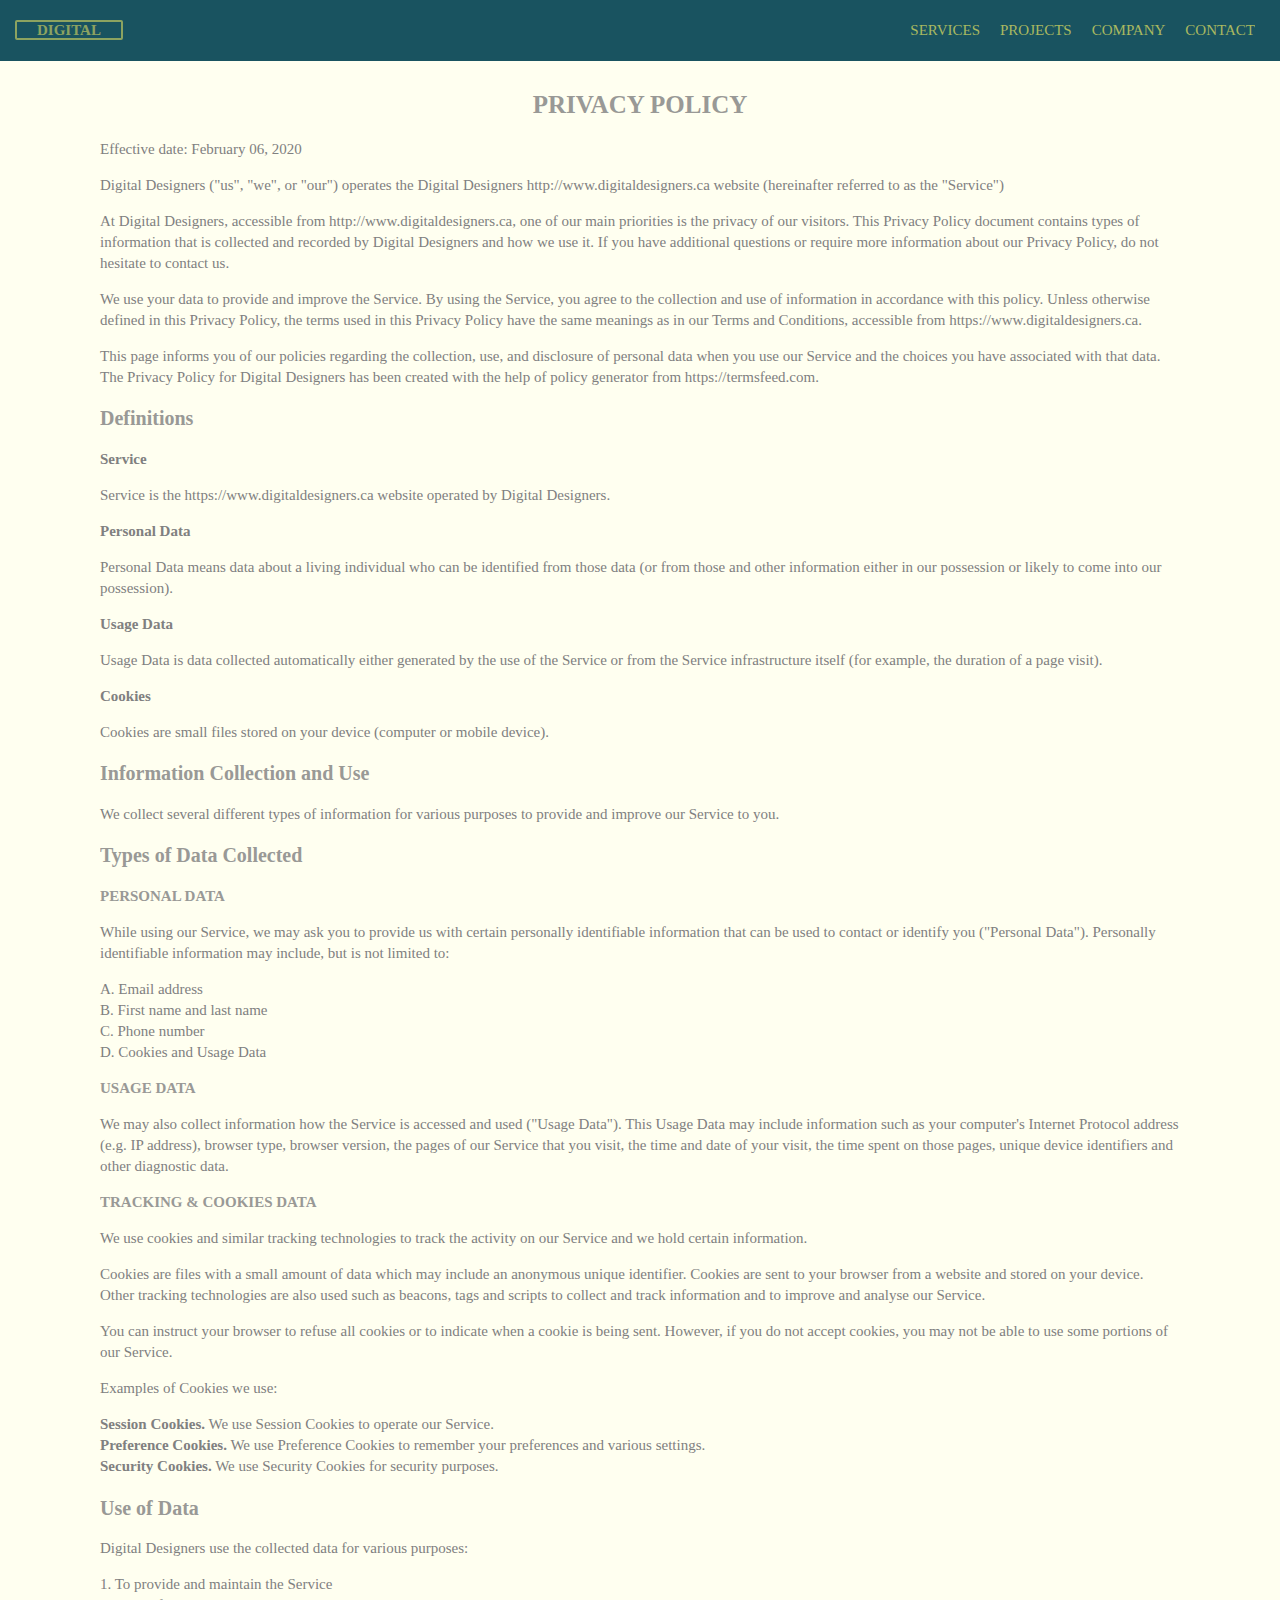
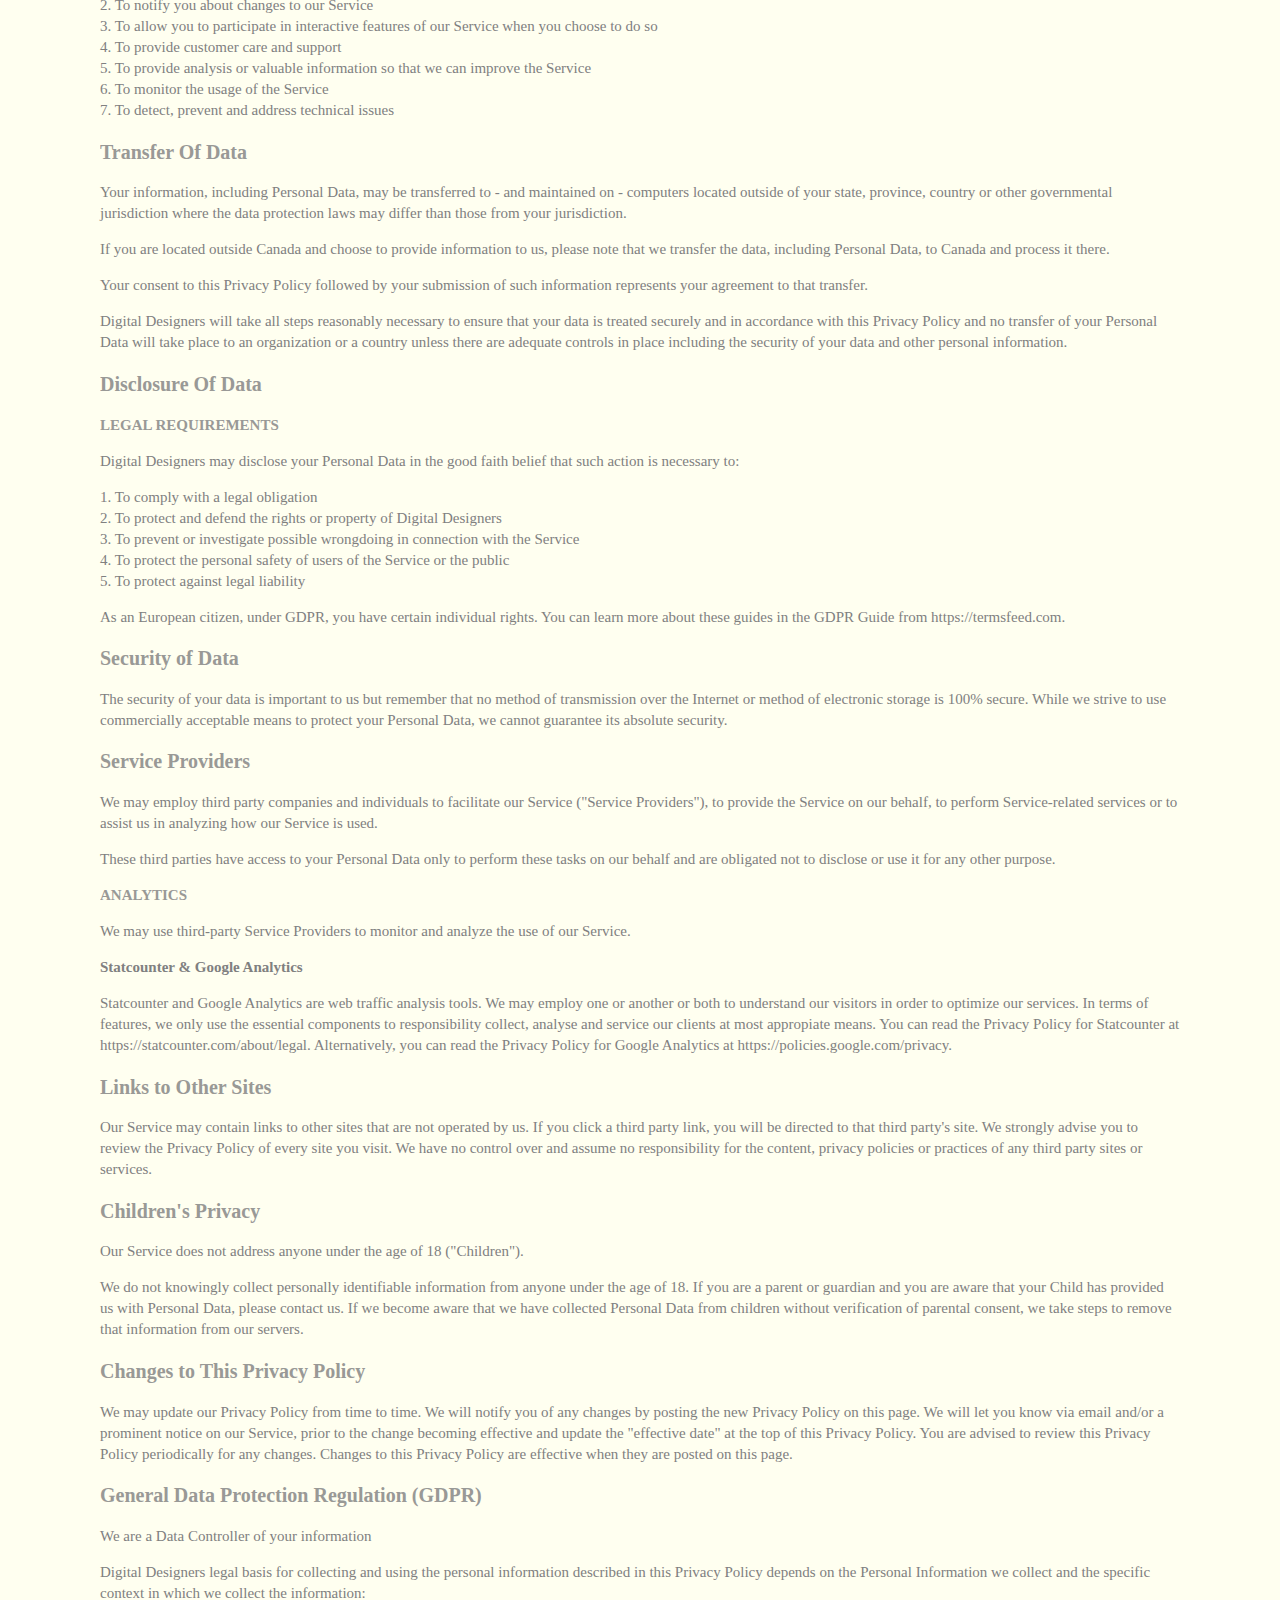
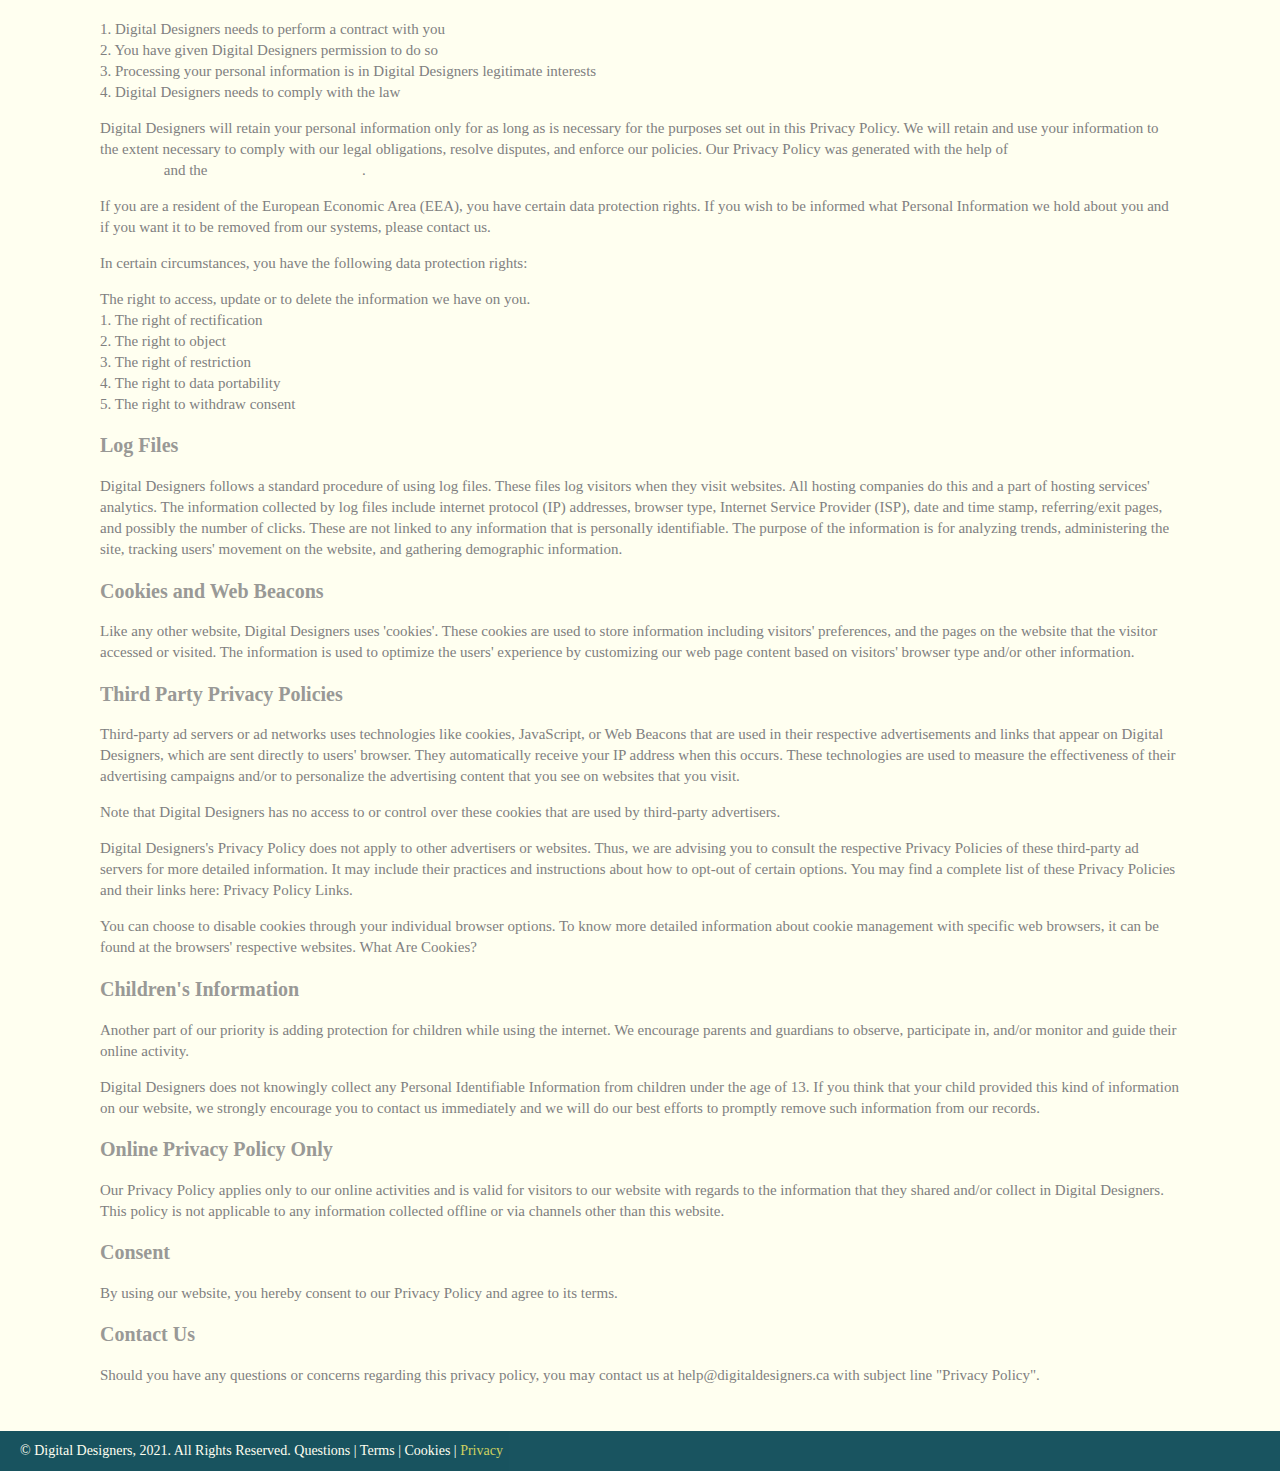
<file: privacy.html>
<!DOCTYPE html>
<html lang="en">

<head>
    <meta charset="UTF-8">
    <meta name="viewport" content="width=device-width, initial-scale=1.0">
    <meta http-equiv="X-UA-Compatible" content="ie=edge">
    <title>Digital Designers: Privacy Policy</title>

    <meta name="description"
        content="Help build brand and expand business through performance design and sustainable development using cloud technology and market driven strategies" />

    <link rel="shortcut icon" href="https://digitaldesigners.ca/favicon.ico" type="image/x-icon" />
    <link rel="canonical" href="https://digitaldesigners.ca/privacy.html" />
    <meta name="robots" content="max-snippet:-1, max-image-preview:large, max-video-preview:-1">
    <meta name="subject" content="Multimedia Research, Design & Marketing" />
    <meta name="copyright" content="Digital Designers" />
    <meta name="author" content="Kiri Velu" />
    <meta name="keywords"
        content="Digital Identitity, Business Development, Grow Business, Ad Creation, Portfolio Website, Logo Design, Brand Development, SEO Marketing, Analytical Research, Creative Writing, Digital Photography, Promotional Videography" />
    <link rel="stylesheet" href="style.css" />
</head>

<body>
    <div id="wrapper">
        <header>
            <nav>
                <div id="logo">
                    <a href="index.html">DIGITAL</a>
                </div>

                <div id="menu">
                    <ul>
                        <li><a href="services.html">Services</a></li>
                        <li><a href="projects.html">Projects</a></li>
                        <li><a href="about.html">Company</a></li>
                        <li><a href="contact.html">Contact</a></li>
                    </ul>
                </div>
            </nav>
        </header>
        <div id="main">
            <article class="legal">
                <h1>Privacy Policy</h1>
                <p>Effective date: February 06, 2020</p>
                <p>
                    Digital Designers ("us", "we", or "our") operates the
                    Digital Designers http://www.digitaldesigners.ca website (hereinafter referred to as
                    the "Service")
                </p>
                <p>
                    At Digital Designers, accessible from http://www.digitaldesigners.ca, one
                    of our main priorities is the privacy of our visitors. This Privacy
                    Policy document contains types of information that is collected and
                    recorded by Digital Designers and how we use it. If you have
                    additional questions or require more information about our Privacy
                    Policy, do not hesitate to contact us.
                </p>
                <p>
                    We use your data to provide and improve the Service. By using the
                    Service, you agree to the collection and use of information in
                    accordance with this policy. Unless otherwise defined in this
                    Privacy Policy, the terms used in this Privacy Policy have the same
                    meanings as in our Terms and Conditions, accessible from
                    https://www.digitaldesigners.ca.
                </p>
                <p>
                    This page informs you of our policies regarding the collection, use,
                    and disclosure of personal data when you use our Service and the
                    choices you have associated with that data. The Privacy Policy for
                    Digital Designers has been created with the help of policy generator from
                    https://termsfeed.com.
                </p>
                <h2>Definitions</h2>
                <ul>
                    <li>
                        <p><strong>Service</strong></p>
                        <p>
                            Service is the https://www.digitaldesigners.ca website operated by
                            Digital Designers.
                        </p>
                    </li>
                    <li>
                        <p><strong>Personal Data</strong></p>
                        <p>
                            Personal Data means data about a living individual who can be
                            identified from those data (or from those and other information
                            either in our possession or likely to come into our possession).
                        </p>
                    </li>
                    <li>
                        <p><strong>Usage Data</strong></p>
                        <p>
                            Usage Data is data collected automatically either generated by
                            the use of the Service or from the Service infrastructure itself
                            (for example, the duration of a page visit).
                        </p>
                    </li>
                    <li>
                        <p><strong>Cookies</strong></p>
                        <p>
                            Cookies are small files stored on your device (computer or
                            mobile device).
                        </p>
                    </li>
                </ul>
                <h2>Information Collection and Use</h2>
                <p>
                    We collect several different types of information for various
                    purposes to provide and improve our Service to you.
                </p>
                <h2>Types of Data Collected</h2>
                <h3>Personal Data</h3>
                <p>
                    While using our Service, we may ask you to provide us with certain
                    personally identifiable information that can be used to contact or
                    identify you ("Personal Data"). Personally identifiable information
                    may include, but is not limited to:
                </p>
                <ul>
                    <li>A. Email address</li>
                    <li>B. First name and last name</li>
                    <li>C. Phone number</li>
                    <li>D. Cookies and Usage Data</li>
                </ul>
                <h3>Usage Data</h3>
                <p>
                    We may also collect information how the Service is accessed and used
                    ("Usage Data"). This Usage Data may include information such as your
                    computer's Internet Protocol address (e.g. IP address), browser
                    type, browser version, the pages of our Service that you visit, the
                    time and date of your visit, the time spent on those pages, unique
                    device identifiers and other diagnostic data.
                </p>
                <h3>Tracking & Cookies Data</h3>
                <p>
                    We use cookies and similar tracking technologies to track the
                    activity on our Service and we hold certain information.
                </p>
                <p>
                    Cookies are files with a small amount of data which may include an
                    anonymous unique identifier. Cookies are sent to your browser from a
                    website and stored on your device. Other tracking technologies are
                    also used such as beacons, tags and scripts to collect and track
                    information and to improve and analyse our Service.
                </p>
                <p>
                    You can instruct your browser to refuse all cookies or to indicate
                    when a cookie is being sent. However, if you do not accept cookies,
                    you may not be able to use some portions of our Service.
                </p>
                <p>Examples of Cookies we use:</p>
                <ul>
                    <li>
                        <strong>Session Cookies.</strong> We use Session Cookies to
                        operate our Service.
                    </li>
                    <li>
                        <strong>Preference Cookies.</strong> We use Preference Cookies to
                        remember your preferences and various settings.
                    </li>
                    <li>
                        <strong>Security Cookies.</strong> We use Security Cookies for
                        security purposes.
                    </li>
                </ul>
                <h2>Use of Data</h2>
                <p>Digital Designers use the collected data for various purposes:</p>
                <ul>
                    <li>1. To provide and maintain the Service</li>
                    <li>2. To notify you about changes to our Service</li>
                    <li>
                        3. To allow you to participate in interactive features of our
                        Service when you choose to do so
                    </li>
                    <li>4. To provide customer care and support</li>
                    <li>
                        5. To provide analysis or valuable information so that we can
                        improve the Service
                    </li>
                    <li>6. To monitor the usage of the Service</li>
                    <li>7. To detect, prevent and address technical issues</li>
                </ul>
                <h2>Transfer Of Data</h2>
                <p>
                    Your information, including Personal Data, may be transferred to -
                    and maintained on - computers located outside of your state,
                    province, country or other governmental jurisdiction where the data
                    protection laws may differ than those from your jurisdiction.
                </p>
                <p>
                    If you are located outside Canada and choose to provide information
                    to us, please note that we transfer the data, including Personal
                    Data, to Canada and process it there.
                </p>
                <p>
                    Your consent to this Privacy Policy followed by your submission of
                    such information represents your agreement to that transfer.
                </p>
                <p>
                    Digital Designers will take all steps reasonably necessary to ensure
                    that your data is treated securely and in accordance with this
                    Privacy Policy and no transfer of your Personal Data will take place
                    to an organization or a country unless there are adequate controls
                    in place including the security of your data and other personal
                    information.
                </p>
                <h2>Disclosure Of Data</h2>
                <h3>Legal Requirements</h3>
                <p>
                    Digital Designers may disclose your Personal Data in the good faith
                    belief that such action is necessary to:
                </p>
                <ul>
                    <li>1. To comply with a legal obligation</li>
                    <li>
                        2. To protect and defend the rights or property of Digital Designers
                    </li>
                    <li>
                        3. To prevent or investigate possible wrongdoing in connection
                        with the Service
                    </li>
                    <li>
                        4. To protect the personal safety of users of the Service or the
                        public
                    </li>
                    <li>5. To protect against legal liability</li>
                </ul>
                <p>
                    As an European citizen, under GDPR, you have certain individual
                    rights. You can learn more about these guides in the GDPR Guide from
                    https://termsfeed.com.
                </p>
                <h2>Security of Data</h2>
                <p>
                    The security of your data is important to us but remember that no
                    method of transmission over the Internet or method of electronic
                    storage is 100% secure. While we strive to use commercially
                    acceptable means to protect your Personal Data, we cannot guarantee
                    its absolute security.
                </p>
                <h2>Service Providers</h2>
                <p>
                    We may employ third party companies and individuals to facilitate
                    our Service ("Service Providers"), to provide the Service on our
                    behalf, to perform Service-related services or to assist us in
                    analyzing how our Service is used.
                </p>
                <p>
                    These third parties have access to your Personal Data only to
                    perform these tasks on our behalf and are obligated not to disclose
                    or use it for any other purpose.
                </p>
                <h3>Analytics</h3>
                <p>
                    We may use third-party Service Providers to monitor and analyze the
                    use of our Service.
                </p>
                <ul>
                    <li>
                        <p><strong>Statcounter & Google Analytics</strong></p>
                        <p>
                            Statcounter and Google Analytics are web traffic analysis tools.
                            We may employ one or another or both to understand our visitors
                            in order to optimize our services. In terms of features, we only
                            use the essential components to responsibility collect, analyse
                            and service our clients at most appropiate means. You can read the Privacy Policy for
                            Statcounter at
                            https://statcounter.com/about/legal.
                            Alternatively, you can read the Privacy Policy for Google
                            Analytics at
                            https://policies.google.com/privacy.
                        </p>
                    </li>
                </ul>
                <h2>Links to Other Sites</h2>
                <p>
                    Our Service may contain links to other sites that are not operated
                    by us. If you click a third party link, you will be directed to that
                    third party's site. We strongly advise you to review the Privacy
                    Policy of every site you visit. We have no control over and assume no responsibility for the
                    content, privacy policies or practices of any third party sites or
                    services.
                </p>
                <h2>Children's Privacy</h2>
                <p>
                    Our Service does not address anyone under the age of 18
                    ("Children").
                </p>
                <p>
                    We do not knowingly collect personally identifiable information from
                    anyone under the age of 18. If you are a parent or guardian and you
                    are aware that your Child has provided us with Personal Data, please
                    contact us. If we become aware that we have collected Personal Data
                    from children without verification of parental consent, we take
                    steps to remove that information from our servers.
                </p>
                <h2>Changes to This Privacy Policy</h2>
                <p>
                    We may update our Privacy Policy from time to time. We will notify
                    you of any changes by posting the new Privacy Policy on this page.
                    We will let you know via email and/or a prominent notice on our
                    Service, prior to the change becoming effective and update the
                    "effective date" at the top of this Privacy Policy.
                    You are advised to review this Privacy Policy periodically for any
                    changes. Changes to this Privacy Policy are effective when they are
                    posted on this page.
                </p>
                <h2>General Data Protection Regulation (GDPR)</h2>
                <p>We are a Data Controller of your information</p>
                <p>
                    Digital Designers legal basis for collecting and using the personal
                    information described in this Privacy Policy depends on the Personal
                    Information we collect and the specific context in which we collect
                    the information:
                </p>
                <ul>
                    <li>1. Digital Designers needs to perform a contract with you</li>
                    <li>2. You have given Digital Designers permission to do so</li>
                    <li>
                        3. Processing your personal information is in Digital Designers
                        legitimate interests
                    </li>
                    <li>4. Digital Designers needs to comply with the law</li>
                </ul>

                <p>
                    Digital Designers will retain your personal information only for as
                    long as is necessary for the purposes set out in this Privacy
                    Policy. We will retain and use your information to the extent
                    necessary to comply with our legal obligations, resolve disputes,
                    and enforce our policies. Our Privacy Policy was generated with the
                    help of
                    <a href="https://www.gdprprivacynotice.com">GDPR Privacy Policy Generator</a>
                    and the
                    <a href="https://www.privacypolicygenerator.org">Privacy Policy Generator</a>.
                </p>
                <p>
                    If you are a resident of the European Economic Area (EEA), you have
                    certain data protection rights. If you wish to be informed what
                    Personal Information we hold about you and if you want it to be
                    removed from our systems, please contact us.
                </p>
                <p>
                    In certain circumstances, you have the following data protection
                    rights:
                </p>
                <ul>
                    <li>
                        The right to access, update or to delete the information we have
                        on you.
                    </li>
                    <li>1. The right of rectification</li>
                    <li>2. The right to object</li>
                    <li>3. The right of restriction</li>
                    <li>4. The right to data portability</li>
                    <li>5. The right to withdraw consent</li>
                </ul>
                <h2>Log Files</h2>
                <p>
                    Digital Designers follows a standard procedure of using log files.
                    These files log visitors when they visit websites. All hosting
                    companies do this and a part of hosting services' analytics. The
                    information collected by log files include internet protocol (IP)
                    addresses, browser type, Internet Service Provider (ISP), date and
                    time stamp, referring/exit pages, and possibly the number of clicks.
                    These are not linked to any information that is personally
                    identifiable. The purpose of the information is for analyzing
                    trends, administering the site, tracking users' movement on the
                    website, and gathering demographic information.
                </p>
                <h2>Cookies and Web Beacons</h2>
                <p>
                    Like any other website, Digital Designers uses 'cookies'. These
                    cookies are used to store information including visitors'
                    preferences, and the pages on the website that the visitor accessed
                    or visited. The information is used to optimize the users'
                    experience by customizing our web page content based on visitors'
                    browser type and/or other information.
                </p>
                <h2>Third Party Privacy Policies</h2>
                <p>
                    Third-party ad servers or ad networks uses technologies like
                    cookies, JavaScript, or Web Beacons that are used in their
                    respective advertisements and links that appear on Digital Designers,
                    which are sent directly to users' browser. They automatically
                    receive your IP address when this occurs. These technologies are
                    used to measure the effectiveness of their advertising campaigns
                    and/or to personalize the advertising content that you see on
                    websites that you visit.
                </p>
                <p>
                    Note that Digital Designers has no access to or control over these
                    cookies that are used by third-party advertisers.
                </p>
                <p>
                    Digital Designers's Privacy Policy does not apply to other
                    advertisers or websites. Thus, we are advising you to consult the
                    respective Privacy Policies of these third-party ad servers for more
                    detailed information. It may include their practices and
                    instructions about how to opt-out of certain options. You may find a
                    complete list of these Privacy Policies and their links here:
                    Privacy Policy Links.
                </p>
                <p>
                    You can choose to disable cookies through your individual browser
                    options. To know more detailed information about cookie management
                    with specific web browsers, it can be found at the browsers'
                    respective websites. What Are Cookies?
                </p>
                <h2>Children's Information</h2>
                <p>
                    Another part of our priority is adding protection for children while
                    using the internet. We encourage parents and guardians to observe,
                    participate in, and/or monitor and guide their online activity.
                </p>
                <p>
                    Digital Designers does not knowingly collect any Personal
                    Identifiable Information from children under the age of 13. If you
                    think that your child provided this kind of information on our
                    website, we strongly encourage you to contact us immediately and we
                    will do our best efforts to promptly remove such information from
                    our records.
                </p>
                <h2>Online Privacy Policy Only</h2>
                <p>
                    Our Privacy Policy applies only to our online activities and is
                    valid for visitors to our website with regards to the information
                    that they shared and/or collect in Digital Designers. This policy is
                    not applicable to any information collected offline or via channels
                    other than this website.
                </p>
                <h2>Consent</h2>
                <p>
                    By using our website, you hereby consent to our Privacy Policy and
                    agree to its terms.
                </p>
                <h2>Contact Us</h2>
                <p>
                    Should you have any questions or concerns regarding this privacy
                    policy, you may contact us at help@digitaldesigners.ca with subject line
                    "Privacy Policy".
                </p>
            </article>

        </div>

        <footer>
            <div id="text">
            © Digital Designers, 2021. All Rights Reserved. <a href="questions.html">Questions</a> | <a
                href="terms.html">Terms</a> | <a href="cookies.html">Cookies</a> | <a class="current"
                href="privacy.html">Privacy</a>

            <script async src="script.js"></script>
            </div>
        </footer>
    </div>

</body>

</html>
</file>
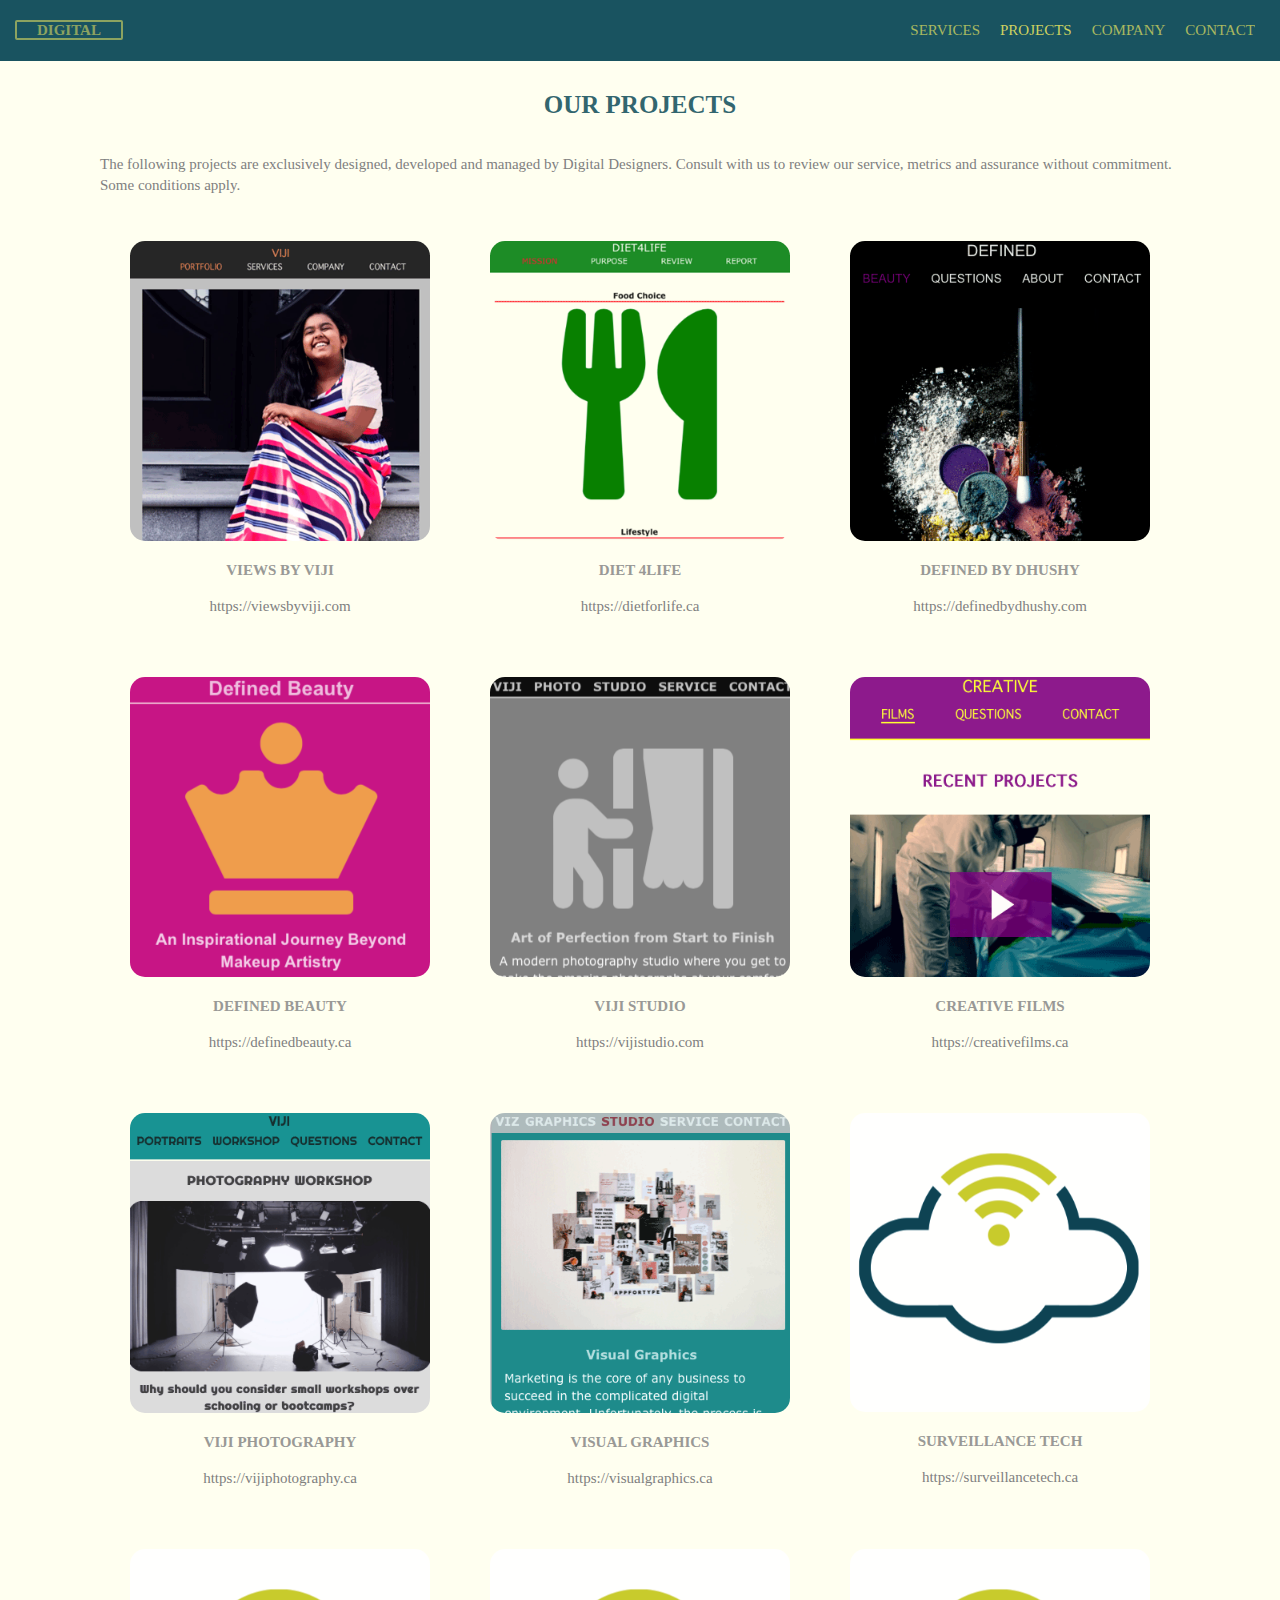
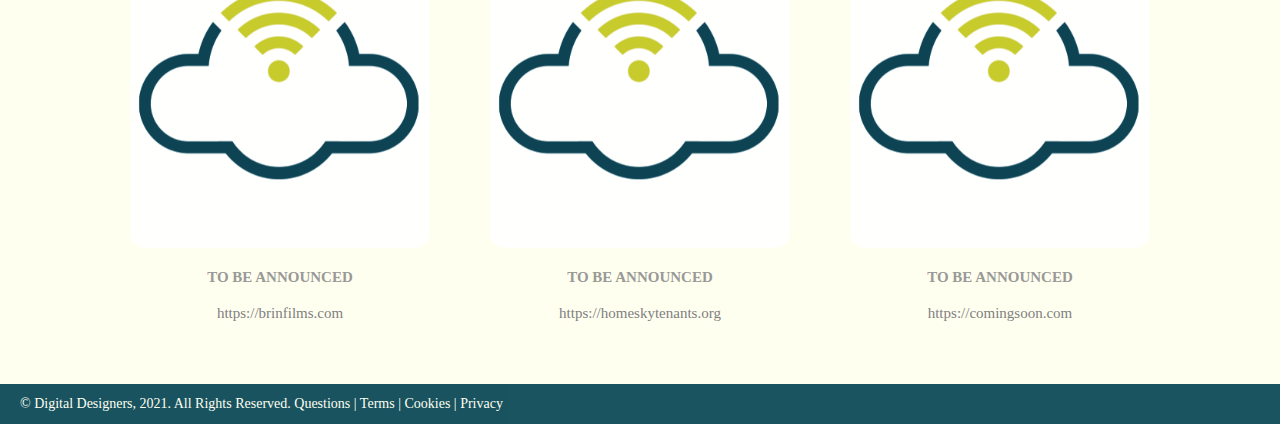
<file: projects.html>
<!DOCTYPE html>
<html lang="en">

<head>
    <meta charset="UTF-8">
    <meta name="viewport" content="width=device-width, initial-scale=1.0">
    <meta http-equiv="X-UA-Compatible" content="ie=edge">
    <title> Digital Designers: Project Portfolio</title>

    <meta name="description"
        content="Help build brand and expand business  through performance design and sustainable development using cloud technology and market driven strategies" />

    <link rel="shortcut icon" href="https://digitaldesigners.ca/favicon.ico" type="image/x-icon" />
    <link rel="canonical" href="https://digitaldesigners.ca/projects.html" />
    <meta name="robots" content="max-snippet:-1, max-image-preview:large, max-video-preview:-1">
    <meta name="subject" content="Multimedia Research, Design & Marketing" />
    <meta name="copyright" content="Digital Designers" />
    <meta name="author" content="Kiri Velu" />
    <meta name="keywords"
        content="Custom Design, Portfolio Website, Logo Design, Brand Identity, SEO, Social-media Marketing, Advanced Research, Creative Writing, Digital Photography, Promotional Videography" />
    <link rel="stylesheet" href="style.css" />
</head>

<body>
    <div id="wrapper">
        <header>
            <nav>
                <div id="logo">
                    <a href="index.html">DIGITAL</a>
                </div>

                <div id="menu">
                    <ul>
                        <li><a href="services.html">Services</a></li>
                        <li><a class="current" href="projects.html">Projects</a></li>
                        <li><a href="about.html">Company</a></li>
                        <li><a href="contact.html">Contact</a></li>
                    </ul>
                </div>
            </nav>
        </header>
        <div id="main">
            <article class="projects">
                <h1>Our Projects</h1>
                <p>The following projects are exclusively designed, developed and managed by Digital Designers.
                    Consult with us to review our service, metrics and assurance without commitment. Some
                    conditions apply.</p>

                <section class="work">
                    <img src="viewsbyviji.png" alt="Image of Views by Viji Webpage">
                    <h3>Views by Viji</h3>
                    <ul>
                        <li>https://viewsbyviji.com</li>
                    </ul>
                </section>

                <section class="work">
                    <img src="diet4life.png" alt="Image of Dietforlife Website Webpage">
                    <h3>Diet 4Life</h3>
                    <ul>
                        <li>https://dietforlife.ca</li>
                    </ul>
                </section>

                <section class="work">
                    <img src="definedbydhushy.png" alt="Image of Definedbydhushy Webpage">
                    <h3>Defined by Dhushy</h3>
                    <ul>
                        <li>https://definedbydhushy.com</li>
                    </ul>
                </section>

                <section class="work">
                    <img src="definedbeauty.png" alt="Image of Defined Beauty Webpage">
                    <h3>Defined Beauty</h3>
                    <ul>
                        <li>https://definedbeauty.ca</li>
                    </ul>
                </section>

                <section class="work">
                    <img src="vijistudio.png" alt="Image of Vijistudio Webpage">
                    <h3>Viji Studio</h3>
                    <ul>
                        <li>https://vijistudio.com</li>
                    </ul>
                </section>

                <section class="work">
                    <img src="creativefilms.png" alt="Image of Creativefilms Webpage">
                    <h3>Creative Films</h3>
                    <ul>
                        <li>https://creativefilms.ca</li>
                    </ul>
                </section>

                <section class="work">
                    <img src="vijiphotography.png" alt="Image of Viji Photography Webpage">
                    <h3>Viji Photography</h3>
                    <ul>
                        <li>https://vijiphotography.ca</li>
                    </ul>
                </section>

                <section class="work">
                    <img src="visualgraphics.png" alt="Image of Visual Graphics Webpage">
                    <h3>Visual Graphics</h3>
                    <ul>
                        <li>https://visualgraphics.ca</li>
                    </ul>
                </section>

                <section class="work">
                    <img src="logo.png" alt="Image of Digital Designers Webpage">
                    <h3>Surveillance Tech</h3>
                    <ul>
                        <li>https://surveillancetech.ca</li>
                    </ul>
                </section>

                <section class="work">
                    <img src="logo.png" alt="Image of Digital Designers Webpage">
                    <h3>To be Announced</h3>
                    <ul>
                        <li>https://brinfilms.com</li>
                    </ul>
                </section>
                <section class="work">
                    <img src="logo.png" alt="Image of Digital Designers Webpage">
                    <h3>To be Announced</h3>
                    <ul>
                        <li>https://homeskytenants.org</li>
                    </ul>
                </section>
                <section class="work">
                    <img src="logo.png" alt="Image of Digital Designers Webpage">
                    <h3>To be Announced</h3>
                    <ul>
                        <li>https://comingsoon.com</li>
                    </ul>
                </section>

            </article>
            </article>
        </div>

        <footer>
            <div id="text">
            © Digital Designers, 2021. All Rights Reserved. <a href="questions.html">Questions</a> | <a
                href="terms.html">Terms</a> | <a href="cookies.html">Cookies</a> | <a href="privacy.html">Privacy</a>

            <script async src="script.js"></script>
            </div>
        </footer>
    </div>

</body>

</html>
</file>
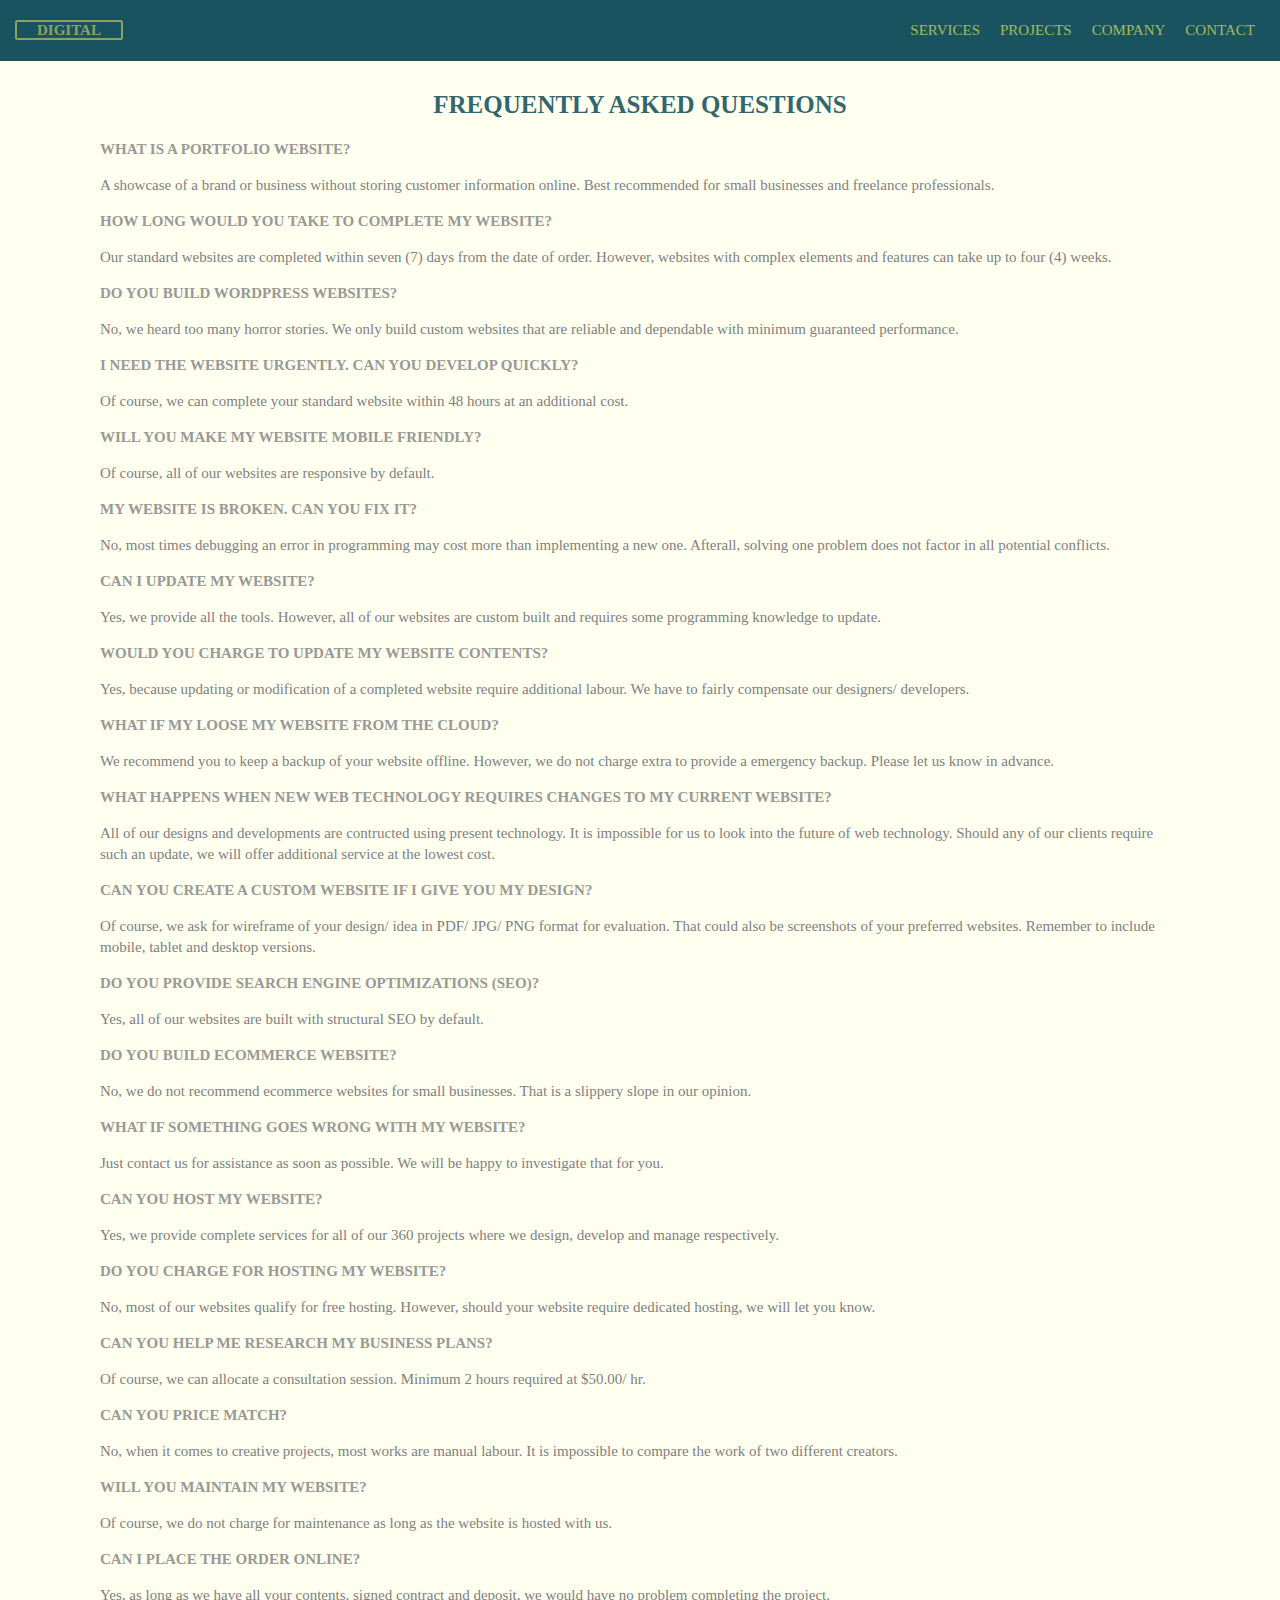
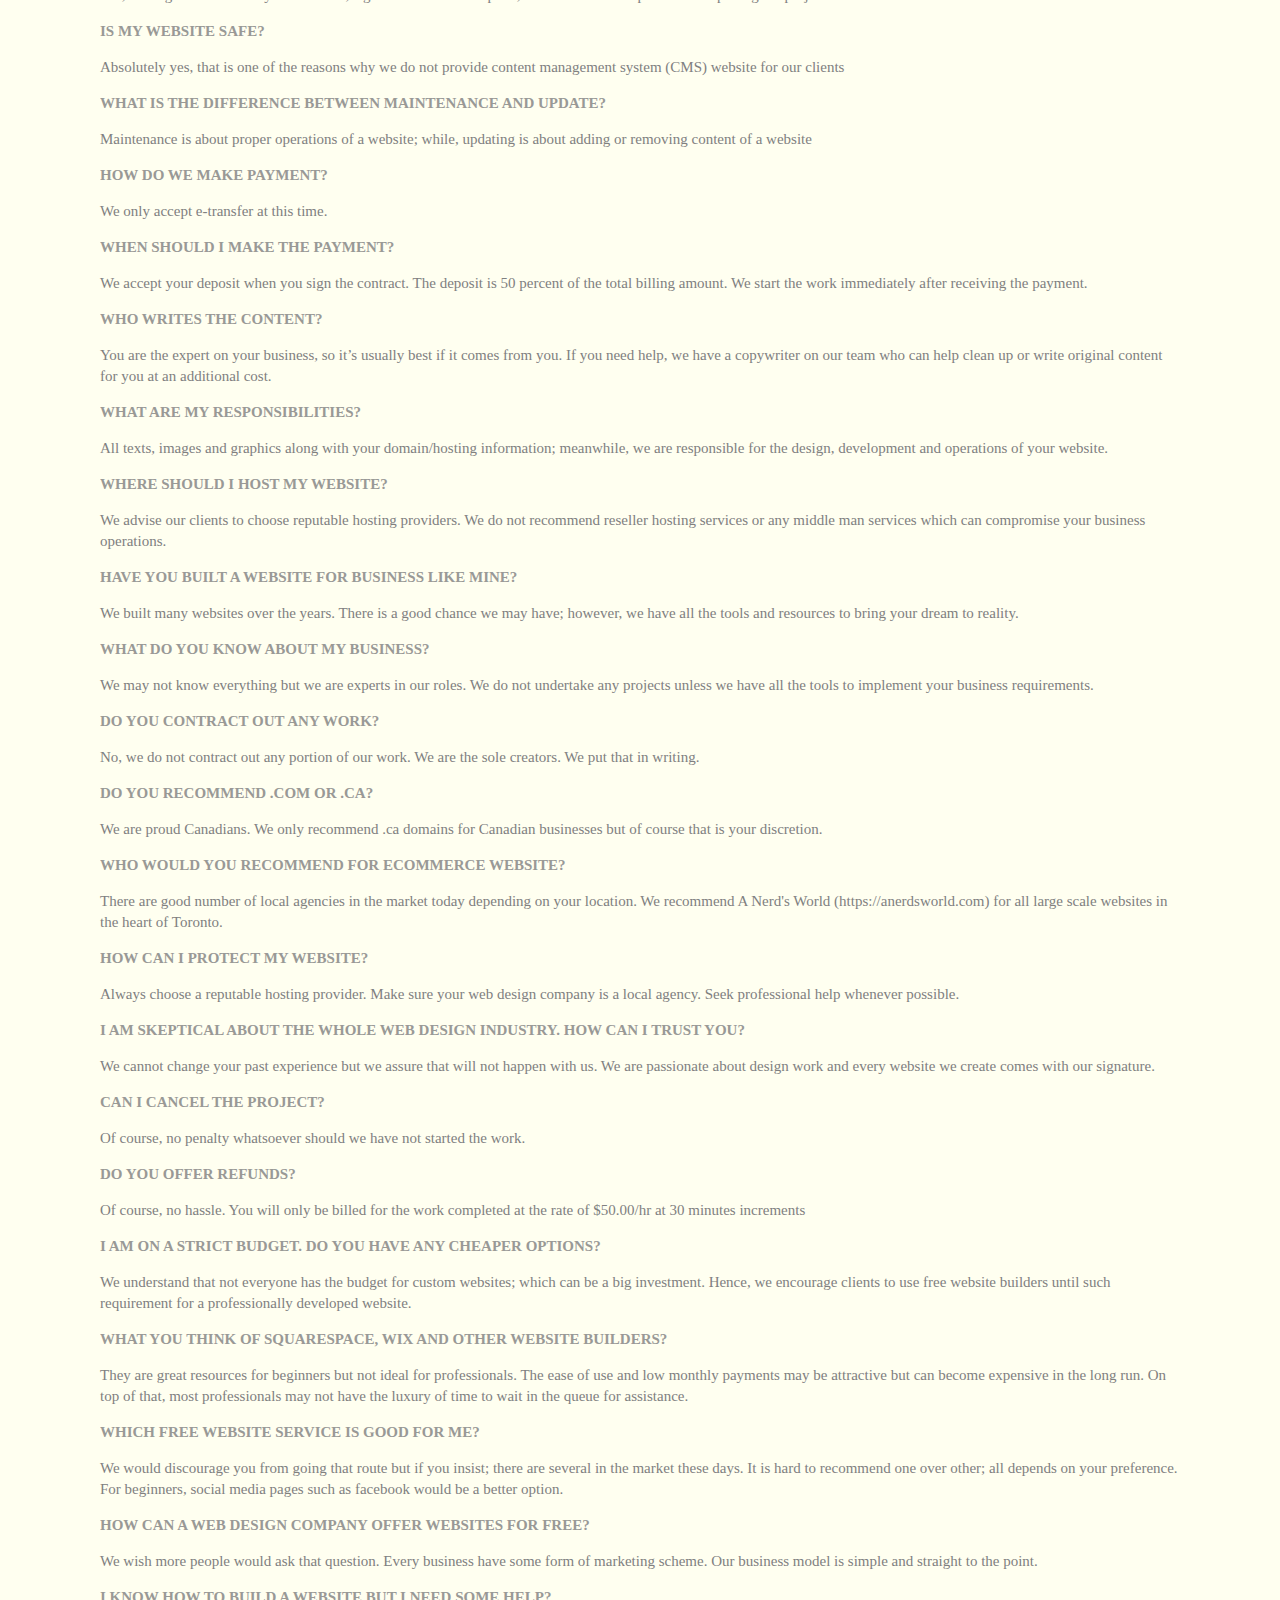
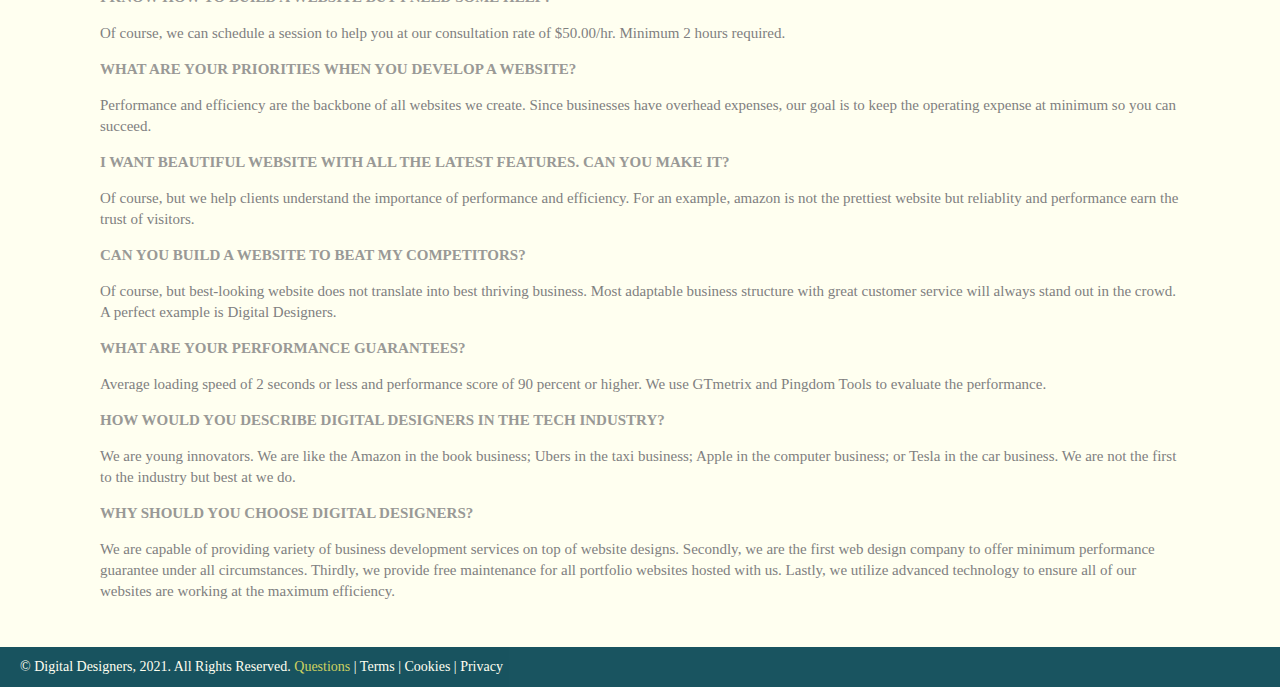
<file: questions.html>
<!DOCTYPE html>
<html lang="en">

<head>
    <meta charset="UTF-8">
    <meta name="viewport" content="width=device-width, initial-scale=1.0">
    <meta http-equiv="X-UA-Compatible" content="ie=edge">
    <title> Digital Designers: Frequently Asked Questions (FAQ)</title>

    <meta name="description"
        content="Help build brand and expand business through performance design and sustainable development using cloud technology and market driven strategies" />

    <link rel="shortcut icon" href="https://digitaldesigners.ca/favicon.ico" type="image/x-icon" />
    <link rel="canonical" href="https://digitaldesigners.ca/contact.html" />
    <meta name="robots" content="max-snippet:-1, max-image-preview:large, max-video-preview:-1">
    <meta name="subject" content="Multimedia Research, Design & Marketing" />
    <meta name="copyright" content="Digital Designers" />
    <meta name="author" content="Kiri Velu" />
    <meta name="keywords"
        content="Digital Identitity, Business Development, Grow Business, Ad Creation, Portfolio Website, Logo Design, Brand Development, SEO Marketing, Analytical Research, Creative Writing, Digital Photography, Promotional Videography" />
    <link rel="stylesheet" href="style.css" />
</head>

<body>
    <div id="wrapper">
        <header>
            <nav>
                <div id="logo">
                    <a href="index.html">DIGITAL</a>
                </div>

                <div id="menu">
                    <ul>
                        <li><a href="services.html">Services</a></li>
                        <li><a href="projects.html">Projects</a></li>
                        <li><a href="about.html">Company</a></li>
                        <li><a href="contact.html">Contact</a></li>
                    </ul>
                </div>
            </nav>
        </header>
        <div id="main">
            <article class="questions">

                <h1>Frequently Asked Questions</h1>

                <h3>What is a portfolio website?</h3>
                <p>A showcase of a brand or business without storing customer information online. Best recommended for
                    small
                    businesses and freelance professionals. </p>
                <h3>How long would you take to complete my website?</h3>
                <p>Our standard websites are completed within seven (7) days from the date of order. However, websites
                    with complex elements and features can take up to four (4) weeks. </p>
                <h3>Do you build WordPress websites?</h3>
                <p>No, we heard too many horror stories. We only build custom websites that are reliable and dependable
                    with minimum guaranteed performance. </p>
                <h3>I need the website urgently. Can you develop quickly?</h3>
                <p>Of course, we can complete your standard website within 48 hours at an additional cost. </p>
                <h3>Will you make my website mobile friendly?</h3>
                <p>Of course, all of our websites are responsive by default. </p>
                <h3>My website is broken. Can you fix it?</h3>
                <p>No, most times debugging an error in programming may cost more than implementing a new one.
                    Afterall, solving one problem does not factor in all potential conflicts.</p>
                <h3>Can I update my website?</h3>
                <p>Yes, we provide all the tools. However, all of our websites are custom built and requires some
                    programming
                    knowledge to update. </p>
                <h3>Would you charge to update my website contents?</h3>
                <p>Yes, because updating or modification of a completed website require additional labour. We have to
                    fairly
                    compensate our designers/ developers. </p>

                <h3>What if my loose my website from the cloud?</h3>
                <p>We recommend you to keep a backup of your website offline. However, we do not charge extra to provide a emergency backup. Please let us know in advance.</p>
                <h3>What happens when new web technology requires changes to my current website?</h3>
                <p>All of our designs and developments are contructed using present technology. It is impossible
                    for us to look into the future of web technology. Should any of our clients require such an update,
                    we
                    will offer additional service at the lowest cost. </p>

                <h3>Can you create a custom website if I give you my design?</h3>
                <p>Of course, we ask for wireframe of your design/ idea in PDF/ JPG/ PNG format for evaluation. That
                    could also be
                    screenshots of your preferred websites. Remember to include mobile, tablet and desktop versions.</p>

                <h3>Do you provide search engine optimizations (SEO)?</h3>
                <p>Yes, all of our websites are built with structural SEO by default.</p>
                <h3>Do you build ecommerce website?</h3>
                <p>No, we do not recommend ecommerce websites for small businesses. That is a slippery slope in our
                    opinion. </p>
                <h3>What if something goes wrong with my website?</h3>
                <p>Just contact us for assistance as soon as possible. We will be happy to investigate that for you. </p>
                <h3>Can you host my website?</h3>
                <p>Yes, we provide complete services for all of our 360 projects where we design, develop and manage
                    respectively.</p>
                <h3>Do you charge for hosting my website?</h3>
                <p>No, most of our websites qualify for free hosting. However, should your website require dedicated
                    hosting, we will let you know. </p>
                <h3>Can you help me research my business plans?</h3>
                <p>Of course, we can allocate a consultation session. Minimum 2 hours required at $50.00/ hr. </p>
                <h3>Can you price match?</h3>
                <p>No, when it comes to creative projects, most works are manual labour. It is impossible to compare the
                    work of two different creators. </p>
                <h3>Will you maintain my website?</h3>
                <p> Of course, we do not charge for maintenance as long as the website is hosted with us. </p>
                <h3>Can I place the order online?</h3>
                <p>Yes, as long as we have all your contents, signed contract and deposit, we would have no problem
                    completing the project. </p>
                <h3>Is my website safe?</h3>
                <p>Absolutely yes, that is one of the reasons why we do not provide content management system (CMS)
                    website for our clients</p>
                <h3>What is the difference between maintenance and update?</h3>
                <p>Maintenance is about proper operations of a website; while, updating is about adding or removing
                    content of a website</p>
                <h3>How do we make payment?</h3>
                <p>We only accept e-transfer at this time. </p>
                <h3>When should I make the payment?</h3>
                <p>We accept your deposit when you sign the contract. The deposit is 50 percent of the total billing
                    amount. We start the work immediately after receiving the payment. </p>
                <h3>Who writes the content?</h3>
                <p>You are the expert on your business, so it’s usually best if it comes from you. If you need help, we
                    have a copywriter on our team who can help clean up or write original content for you at an
                    additional cost.</p>
                <h3>What are my responsibilities?</h3>
                <p>All texts, images and graphics along with your domain/hosting information; meanwhile, we are
                    responsible for
                    the
                    design, development and operations of your website. </p>
                <h3>Where should I host my website?</h3>
                <p>We advise our clients to choose reputable hosting providers. We do not recommend reseller hosting
                    services or any middle man services which can compromise your business operations. </p>
                <h3>Have you built a website for business like mine?</h3>
                <p>We built many websites over the years. There is a good chance we may have; however, we have all the
                    tools and resources to bring your dream to reality. </p>
                <h3>What do you know about my business?</h3>
                <p>We may not know everything but we are experts in our roles. We do not undertake any projects unless
                    we have all the tools to implement your business requirements. </p>
                <h3>Do you contract out any work?</h3>
                <p>No, we do not contract out any portion of our work. We are the sole creators. We put that in writing.
                </p>
                <h3>Do you recommend .com or .ca?</h3>
                <p>We are proud Canadians. We only recommend .ca domains for Canadian businesses but of course that is
                    your discretion. </p>

                <h3>Who would you recommend for ecommerce website?</h3>
                <p>There are good number of local agencies in the market today depending on your location. We recommend
                    A Nerd's World (https://anerdsworld.com) for all large scale websites in the heart of Toronto. </p>
                <h3>How can I protect my website?</h3>
                <p>Always choose a reputable hosting provider. Make sure your web design company is a local agency. Seek
                    professional help whenever possible. </p>
                <h3>I am skeptical about the whole web design industry. How can I trust you?</h3>
                <p>We cannot change your past experience but we assure that will not happen with us. We are passionate
                    about design work and every website we create comes with our signature. </p>
                <h3>Can I cancel the project?</h3>
                <p>Of course, no penalty whatsoever should we have not started the work. </p>
                <h3>Do you offer refunds?</h3>
                <p>Of course, no hassle. You will only be billed for the work completed at the rate of $50.00/hr at 30
                    minutes increments</p>
                <h3>I am on a strict budget. Do you have any cheaper options?</h3>
                <p>We understand that not everyone has the budget for custom websites; which can be a big investment.
                    Hence, we encourage clients to use free website builders until such requirement for a professionally
                    developed website. </p>
                <h3>What you think of Squarespace, Wix and other website builders?</h3>
                <p>They are great resources for beginners but not ideal for professionals. The ease of use and low
                    monthly payments may be attractive but can become expensive in the long run. On top of that, most
                    professionals may
                    not have the luxury of time to wait in the queue for assistance. </p>
                <h3>Which free website service is good for me?</h3>
                <p>We would discourage you from going that route but if you insist; there are several in the market
                    these days. It is hard to recommend one over other; all depends on
                    your preference. For beginners, social media pages such as facebook would be a better option. </p>
                <h3>How can a web design company offer websites for free? </h3>
                <p>We wish more people would ask that question. Every business have some form of marketing scheme. Our
                    business model is simple and straight to the point.</p>

                <h3>I know how to build a website but I need some help?</h3>
                <p>Of course, we can schedule a session to help you at our consultation rate of $50.00/hr. Minimum 2
                    hours required. </p>
                <h3>What are your priorities when you develop a website?</h3>
                <p>Performance and efficiency are the backbone of all websites we create. Since businesses have overhead
                    expenses, our goal is to keep the operating expense at minimum so you can succeed. </p>
                <h3>I want beautiful website with all the latest features. Can you make it? </h3>
                <p>Of course, but we help clients understand the importance of performance and efficiency. For an
                    example, amazon is not the prettiest website but reliablity and performance earn the trust of
                    visitors. </p>
                <h3>Can you build a website to beat my competitors? </h3>
                <p>Of course, but best-looking website does not translate into best thriving business. Most adaptable
                    business structure with great customer service will always stand out in the crowd. A perfect example
                    is Digital Designers. </p>
                <h3>What are your performance guarantees?</h3>
                <p>Average loading speed of 2 seconds or less and performance score of 90 percent or higher. We use
                    GTmetrix and Pingdom Tools to evaluate the performance. </p>
                <h3>How would you describe Digital Designers in the tech industry?</h3>
                <p>We are young innovators. We are like the Amazon in the book business; Ubers in the taxi business;
                    Apple in the computer business; or Tesla in the car business. We are not the first to the industry
                    but best at we do. </p>
                <h3>Why should you choose Digital Designers?</h3>
                <p>We are capable of providing variety of business development services on top of website designs.
                    Secondly, we are the first web design company to offer minimum performance
                    guarantee under all circumstances. Thirdly, we provide free maintenance for all portfolio websites
                    hosted with us. Lastly, we utilize advanced technology to ensure all of our websites are working at
                    the maximum efficiency. </p>

            </article>
        </div>

        <footer>
            <div id="text">
            © Digital Designers, 2021. All Rights Reserved. <a class="current" href="questions.html">Questions</a> |
            <a href="terms.html">Terms</a> | <a href="cookies.html">Cookies</a> | <a href="privacy.html">Privacy</a>


            <script async src="script.js"></script>
            </div>
        </footer>
    </div>

</body>

</html>
</file>
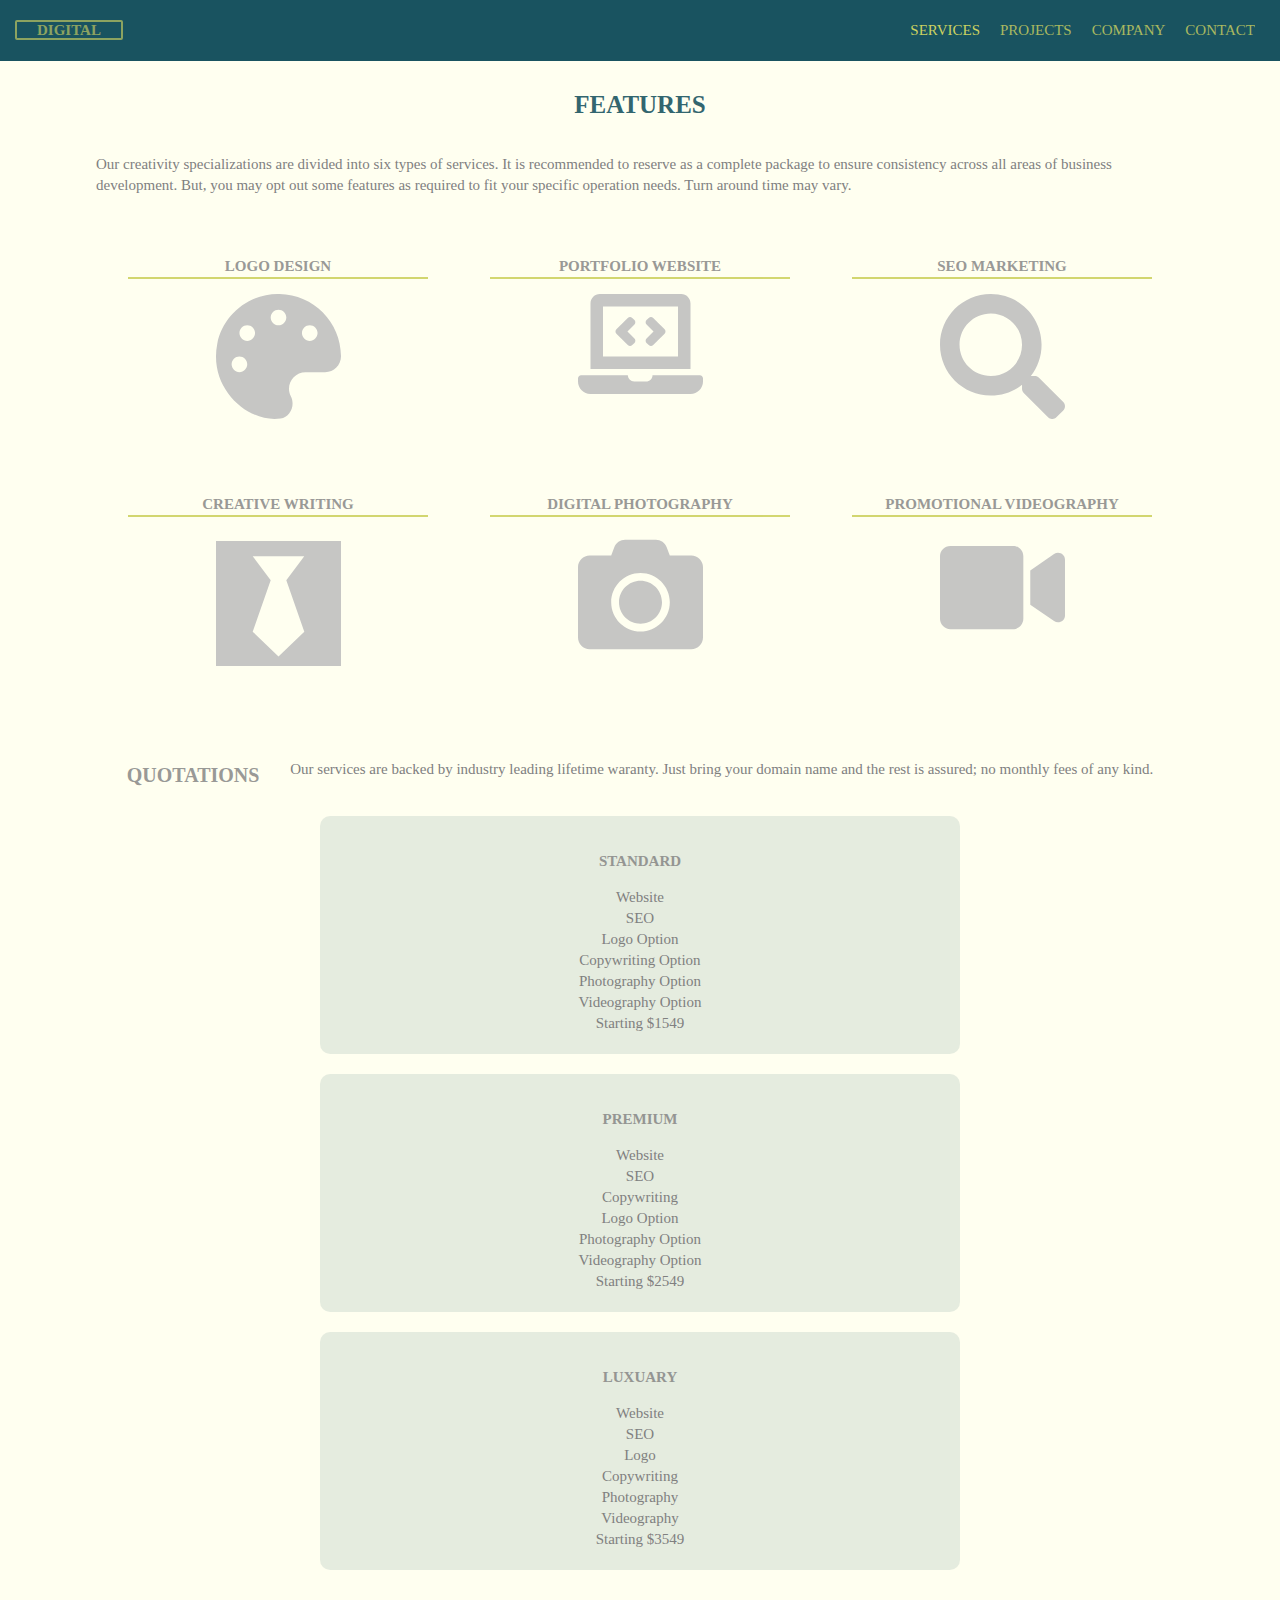
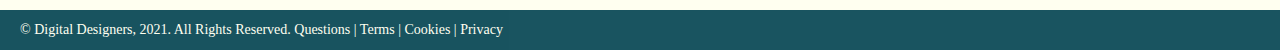
<file: services.html>
<!DOCTYPE html>
<html lang="en">

<head>
    <meta charset="UTF-8">
    <meta name="viewport" content="width=device-width, initial-scale=1.0">
    <meta http-equiv="X-UA-Compatible" content="ie=edge">
    <title> Digital Designers: Services, Features & Rates</title>

    <meta name="description"
        content="Help build brand and expand business  through performance design and sustainable development using cloud technology and market driven strategies" />

    <link rel="shortcut icon" href="https://digitaldesigners.ca/favicon.ico" type="image/x-icon" />
    <link rel="canonical" href="https://digitaldesigners.ca/services.html" />
    <meta name="robots" content="max-snippet:-1, max-image-preview:large, max-video-preview:-1">
    <meta name="subject" content="Multimedia Research, Design & Marketing" />
    <meta name="copyright" content="Digital Designers" />
    <meta name="author" content="Kiri Velu" />
    <meta name="keywords"
        content="Custom Design, Portfolio Website, Logo Design, Brand Identity, SEO, Social-media Marketing, Advanced Research, Creative Writing, Digital Photography, Promotional Videography" />
    <link rel="stylesheet" href="style.css" />
</head>

<body>
    <div id="wrapper">
        <header>
            <nav>
                <div id="logo">
                    <a href="index.html">DIGITAL</a>
                </div>

                <div id="menu">
                    <ul>
                        <li><a class="current" href="services.html">Services</a></li>
                        <li><a href="projects.html">Projects</a></li>
                        <li><a href="about.html">Company</a></li>
                        <li><a href="contact.html">Contact</a></li>
                    </ul>
                </div>
            </nav>
        </header>
        <div id="main">
            <article class="services">
                <h1>Features</h1>
                <p>
                    Our creativity specializations are divided into six types of services. It is recommended to reserve
                    as a complete
                    package to ensure consistency across all areas of business development. But, you may opt out some
                    features as required to fit your specific operation needs. Turn around time may vary.
                </p>
                <section class="features">
                    <h3>Logo Design</h3>
                    <svg class="fa-palette" viewBox="0 0 512 512">
                        <path fill="currentColor"
                            d="M204.3 5C104.9 24.4 24.8 104.3 5.2 203.4c-37 187 131.7 326.4 258.8 306.7 41.2-6.4 61.4-54.6 42.5-91.7-23.1-45.4 9.9-98.4 60.9-98.4h79.7c35.8 0 64.8-29.6 64.9-65.3C511.5 97.1 368.1-26.9 204.3 5zM96 320c-17.7 0-32-14.3-32-32s14.3-32 32-32 32 14.3 32 32-14.3 32-32 32zm32-128c-17.7 0-32-14.3-32-32s14.3-32 32-32 32 14.3 32 32-14.3 32-32 32zm128-64c-17.7 0-32-14.3-32-32s14.3-32 32-32 32 14.3 32 32-14.3 32-32 32zm128 64c-17.7 0-32-14.3-32-32s14.3-32 32-32 32 14.3 32 32-14.3 32-32 32z">
                        </path>
                    </svg>
                </section>
                <section class="features">
                    <h3>Portfolio Website</h3>
                    <svg class="fa-laptop-code" viewBox="0 0 640 512">
                        <path fill="currentColor"
                            d="M255.03 261.65c6.25 6.25 16.38 6.25 22.63 0l11.31-11.31c6.25-6.25 6.25-16.38 0-22.63L253.25 192l35.71-35.72c6.25-6.25 6.25-16.38 0-22.63l-11.31-11.31c-6.25-6.25-16.38-6.25-22.63 0l-58.34 58.34c-6.25 6.25-6.25 16.38 0 22.63l58.35 58.34zm96.01-11.3l11.31 11.31c6.25 6.25 16.38 6.25 22.63 0l58.34-58.34c6.25-6.25 6.25-16.38 0-22.63l-58.34-58.34c-6.25-6.25-16.38-6.25-22.63 0l-11.31 11.31c-6.25 6.25-6.25 16.38 0 22.63L386.75 192l-35.71 35.72c-6.25 6.25-6.25 16.38 0 22.63zM624 416H381.54c-.74 19.81-14.71 32-32.74 32H288c-18.69 0-33.02-17.47-32.77-32H16c-8.8 0-16 7.2-16 16v16c0 35.2 28.8 64 64 64h512c35.2 0 64-28.8 64-64v-16c0-8.8-7.2-16-16-16zM576 48c0-26.4-21.6-48-48-48H112C85.6 0 64 21.6 64 48v336h512V48zm-64 272H128V64h384v256z">
                        </path>
                    </svg>
                </section>
                <section class="features">
                    <h3>SEO Marketing</h3>
                    <svg class="fa-search" viewBox="0 0 512 512">
                        <path fill="currentColor"
                            d="M505 442.7L405.3 343c-4.5-4.5-10.6-7-17-7H372c27.6-35.3 44-79.7 44-128C416 93.1 322.9 0 208 0S0 93.1 0 208s93.1 208 208 208c48.3 0 92.7-16.4 128-44v16.3c0 6.4 2.5 12.5 7 17l99.7 99.7c9.4 9.4 24.6 9.4 33.9 0l28.3-28.3c9.4-9.4 9.4-24.6.1-34zM208 336c-70.7 0-128-57.2-128-128 0-70.7 57.2-128 128-128 70.7 0 128 57.2 128 128 0 70.7-57.2 128-128 128z">
                        </path>
                    </svg>
                </section>
                <section class="features">
                    <h3>Creative Writing</h3>
                    <svg class="fa-black-tie" viewBox="0 0 448 512">
                        <path fill="currentColor"
                            d="M0 32v448h448V32H0zm316.5 325.2L224 445.9l-92.5-88.7 64.5-184-64.5-86.6h184.9L252 173.2l64.5 184z">
                        </path>
                    </svg>

                </section>
                <section class="features">
                    <h3>Digital Photography</h3>
                    <svg class="fa-camera" viewBox="0 0 512 512">
                        <path fill="currentColor"
                            d="M512 144v288c0 26.5-21.5 48-48 48H48c-26.5 0-48-21.5-48-48V144c0-26.5 21.5-48 48-48h88l12.3-32.9c7-18.7 24.9-31.1 44.9-31.1h125.5c20 0 37.9 12.4 44.9 31.1L376 96h88c26.5 0 48 21.5 48 48zM376 288c0-66.2-53.8-120-120-120s-120 53.8-120 120 53.8 120 120 120 120-53.8 120-120zm-32 0c0 48.5-39.5 88-88 88s-88-39.5-88-88 39.5-88 88-88 88 39.5 88 88z">
                        </path>
                    </svg>
                </section>
                <section class="features">
                    <h3>Promotional Videography</h3>
                    <svg class="fa-video" viewBox="0 0 576 512">
                        <path fill="currentColor"
                            d="M336.2 64H47.8C21.4 64 0 85.4 0 111.8v288.4C0 426.6 21.4 448 47.8 448h288.4c26.4 0 47.8-21.4 47.8-47.8V111.8c0-26.4-21.4-47.8-47.8-47.8zm189.4 37.7L416 177.3v157.4l109.6 75.5c21.2 14.6 50.4-.3 50.4-25.8V127.5c0-25.4-29.1-40.4-50.4-25.8z">
                        </path>
                    </svg>
                </section>
            </article>
            <article class="services">
                <h2>Quotations</h2>
                <p>Our services are backed by industry leading lifetime waranty. Just bring your domain name and the rest is assured; no monthly fees of any kind.</p>
       
                <section class="rates">
                    <h3>Standard</h3>
                    <ul>
                        <li>Website</li>
                        <li>SEO</li>
                        <li>Logo Option</li>
                        <li>Copywriting Option</li>
                        <li>Photography Option</li>
                        <li>Videography Option</li>
                        <li>Starting $1549</li>
                    </ul>
                </section>
                <section class="rates">
                    <h3>Premium</h3>
                    <ul>
                        <li>Website</li>
                        <li>SEO</li>
                        <li>Copywriting</li>
                        <li>Logo Option</li>
                        <li>Photography Option</li>
                        <li>Videography Option</li>
                        <li>Starting $2549</li>
                    </ul>
                </section>
                
                <section class="rates">
                    <h3>Luxuary</h3>
                    <ul>
                        <li>Website</li>
                        <li>SEO</li>
                        <li>Logo</li>
                        <li>Copywriting</li>
                        <li>Photography</li>
                        <li>Videography</li>
                        <li>Starting $3549</li>
                    </ul>
                </section>
            </article>
        </div>

        <footer>
            <div id="text">
            © Digital Designers, 2021. All Rights Reserved. <a href="questions.html">Questions</a> | <a
                href="terms.html">Terms</a> | <a href="cookies.html">Cookies</a> | <a href="privacy.html">Privacy</a>

            <script async src="script.js"></script>
            </div>
        </footer>
    </div>

</body>

</html>
</file>
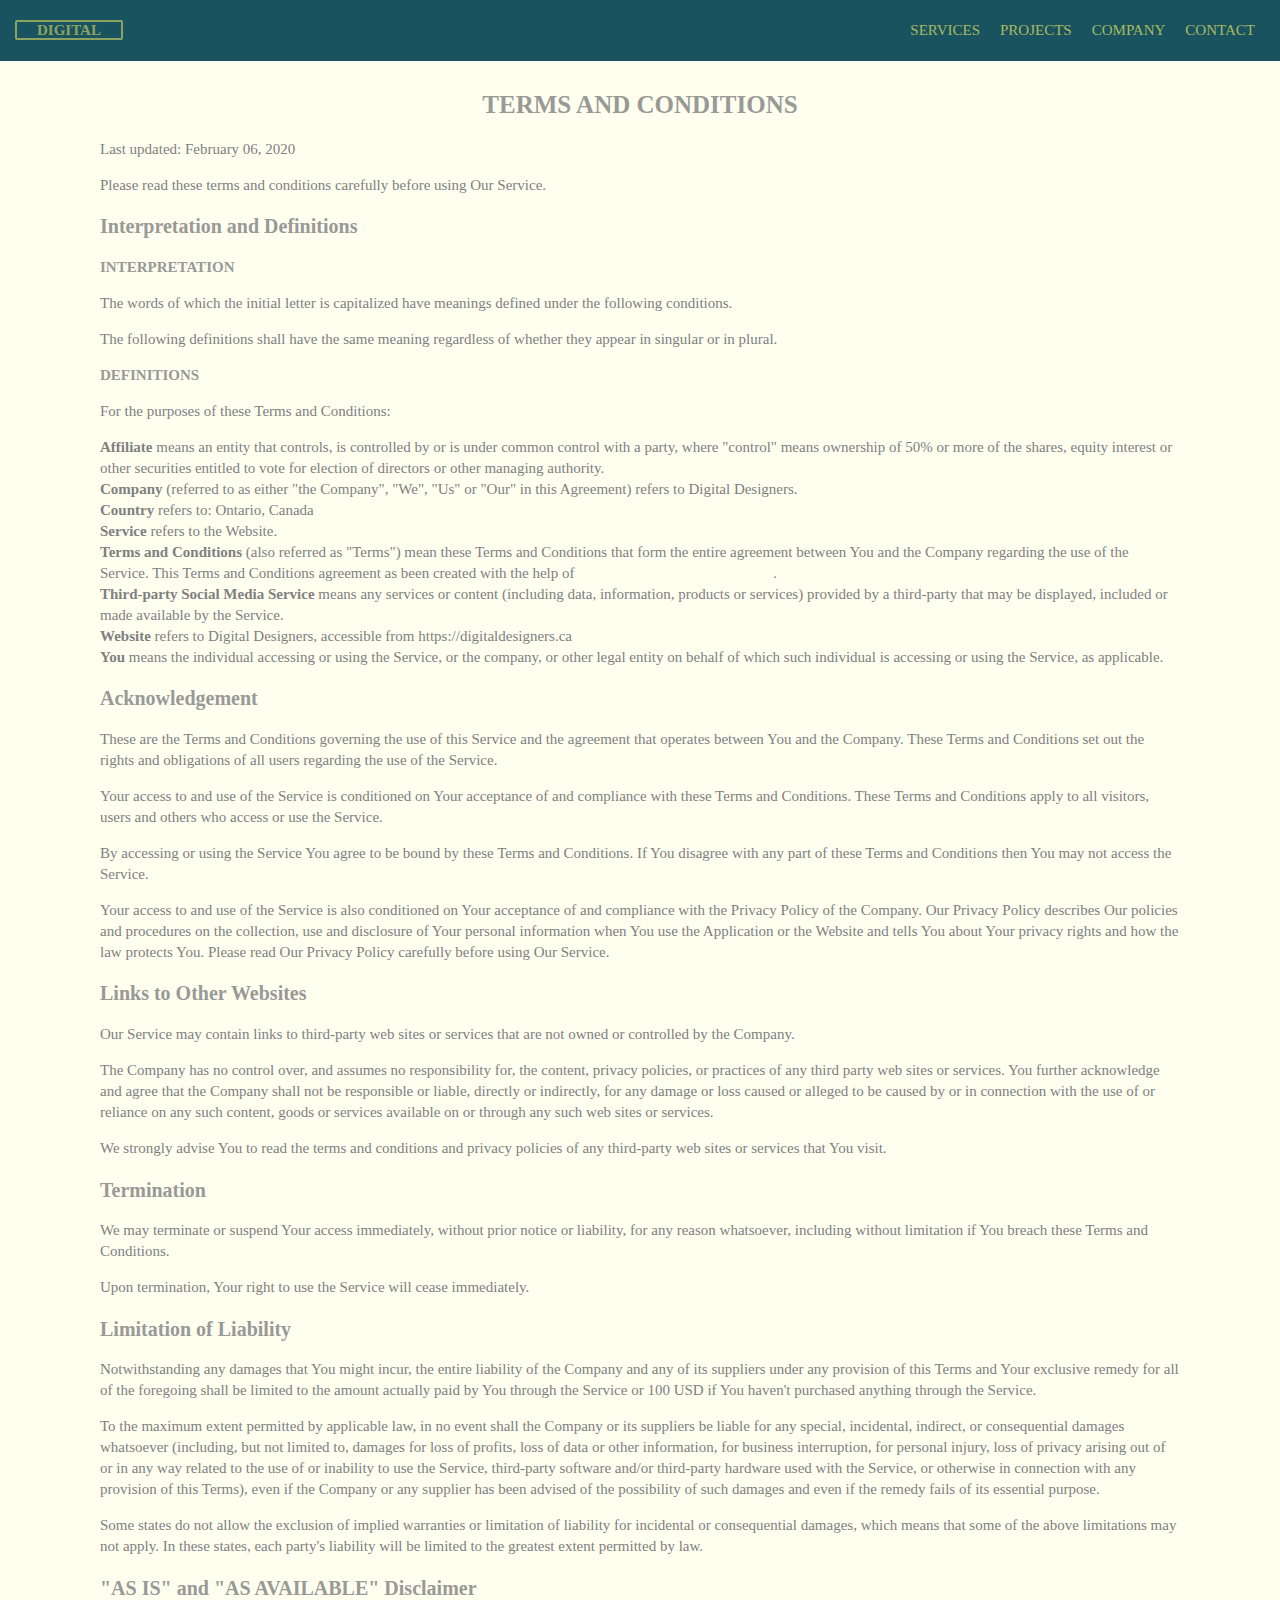
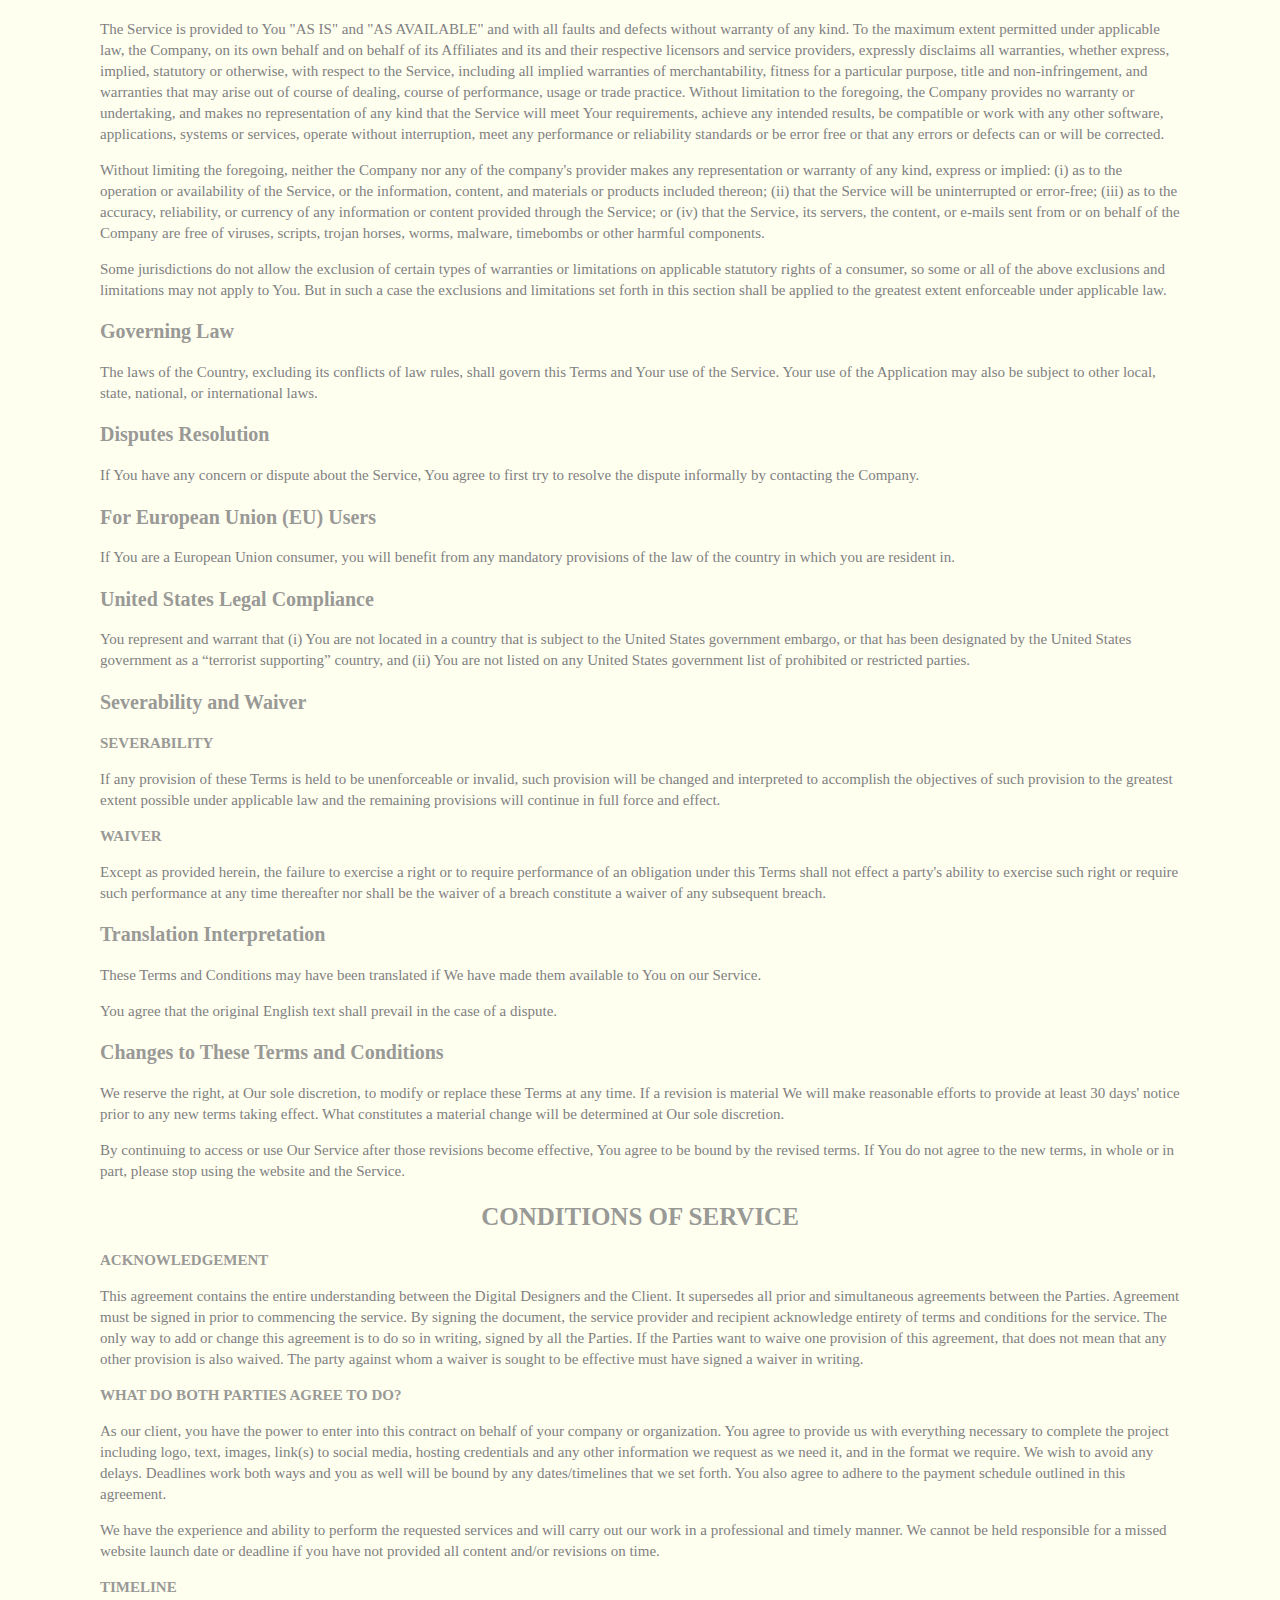
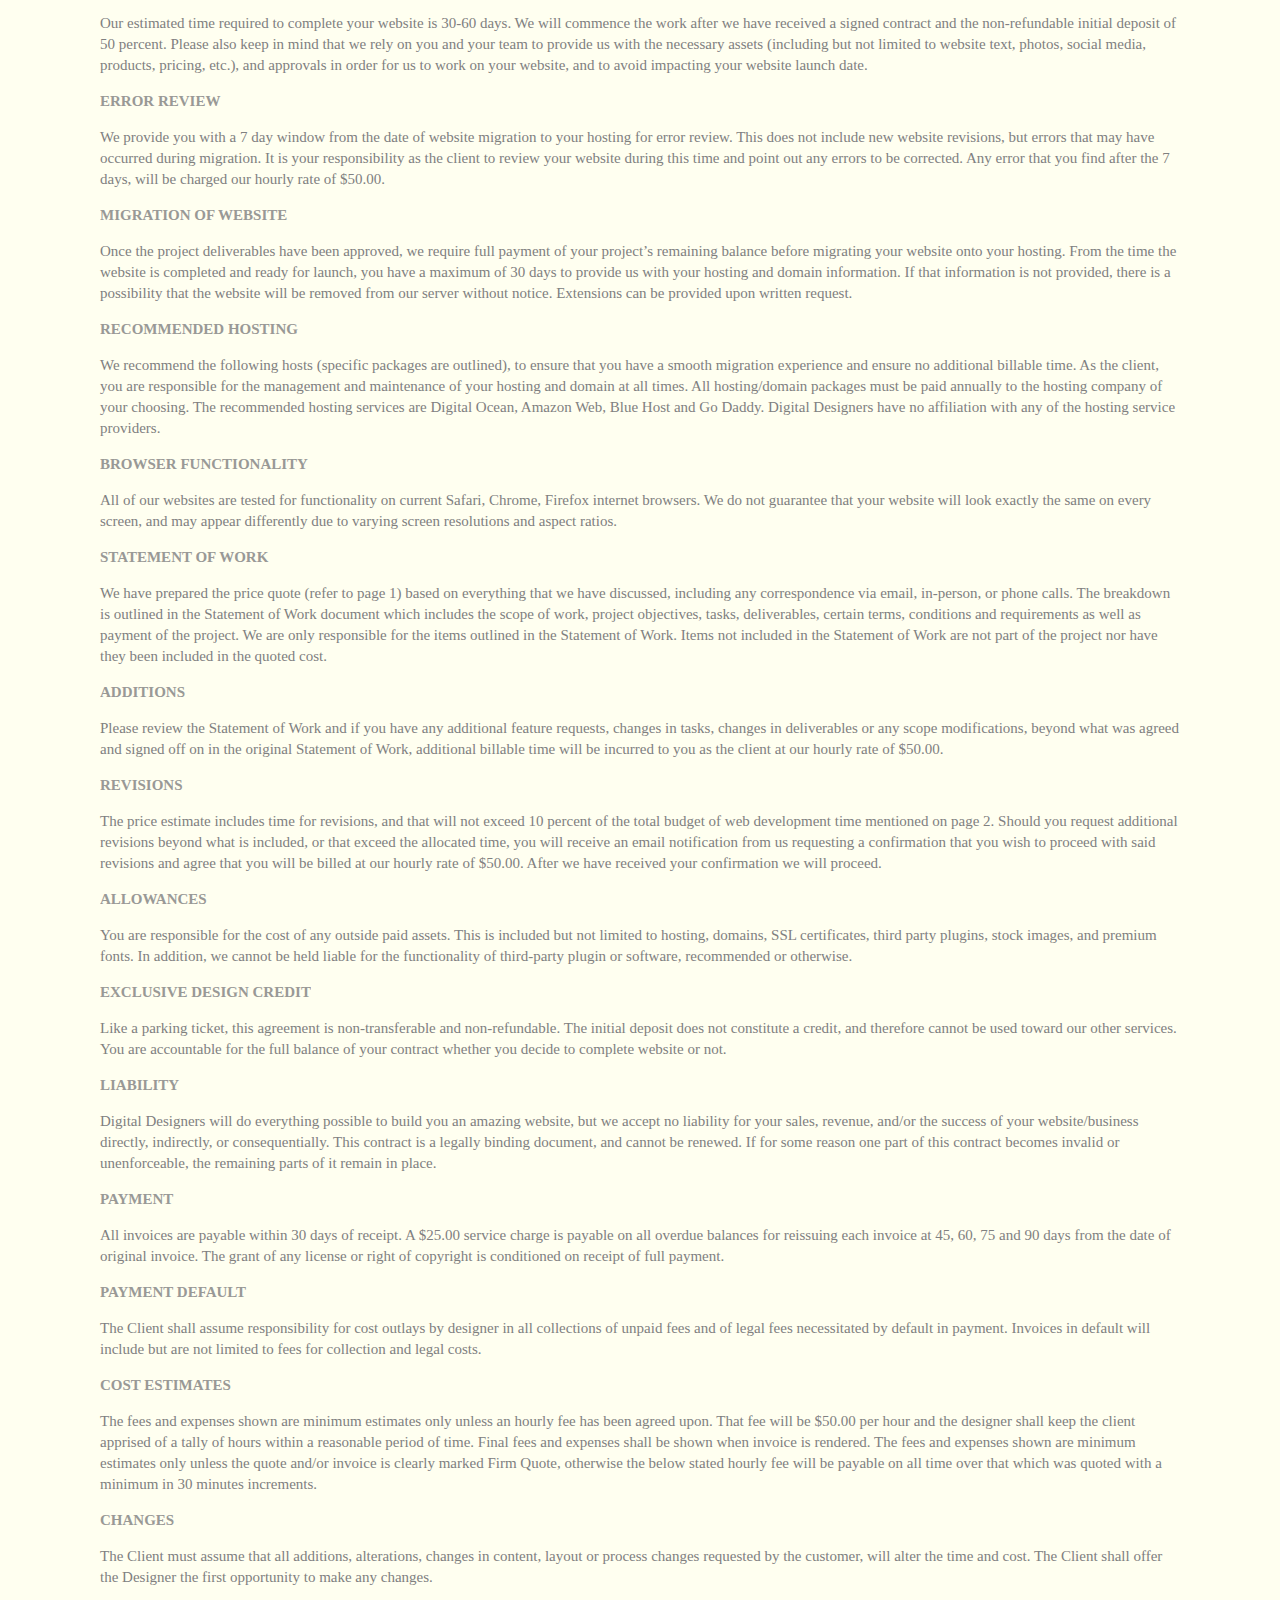
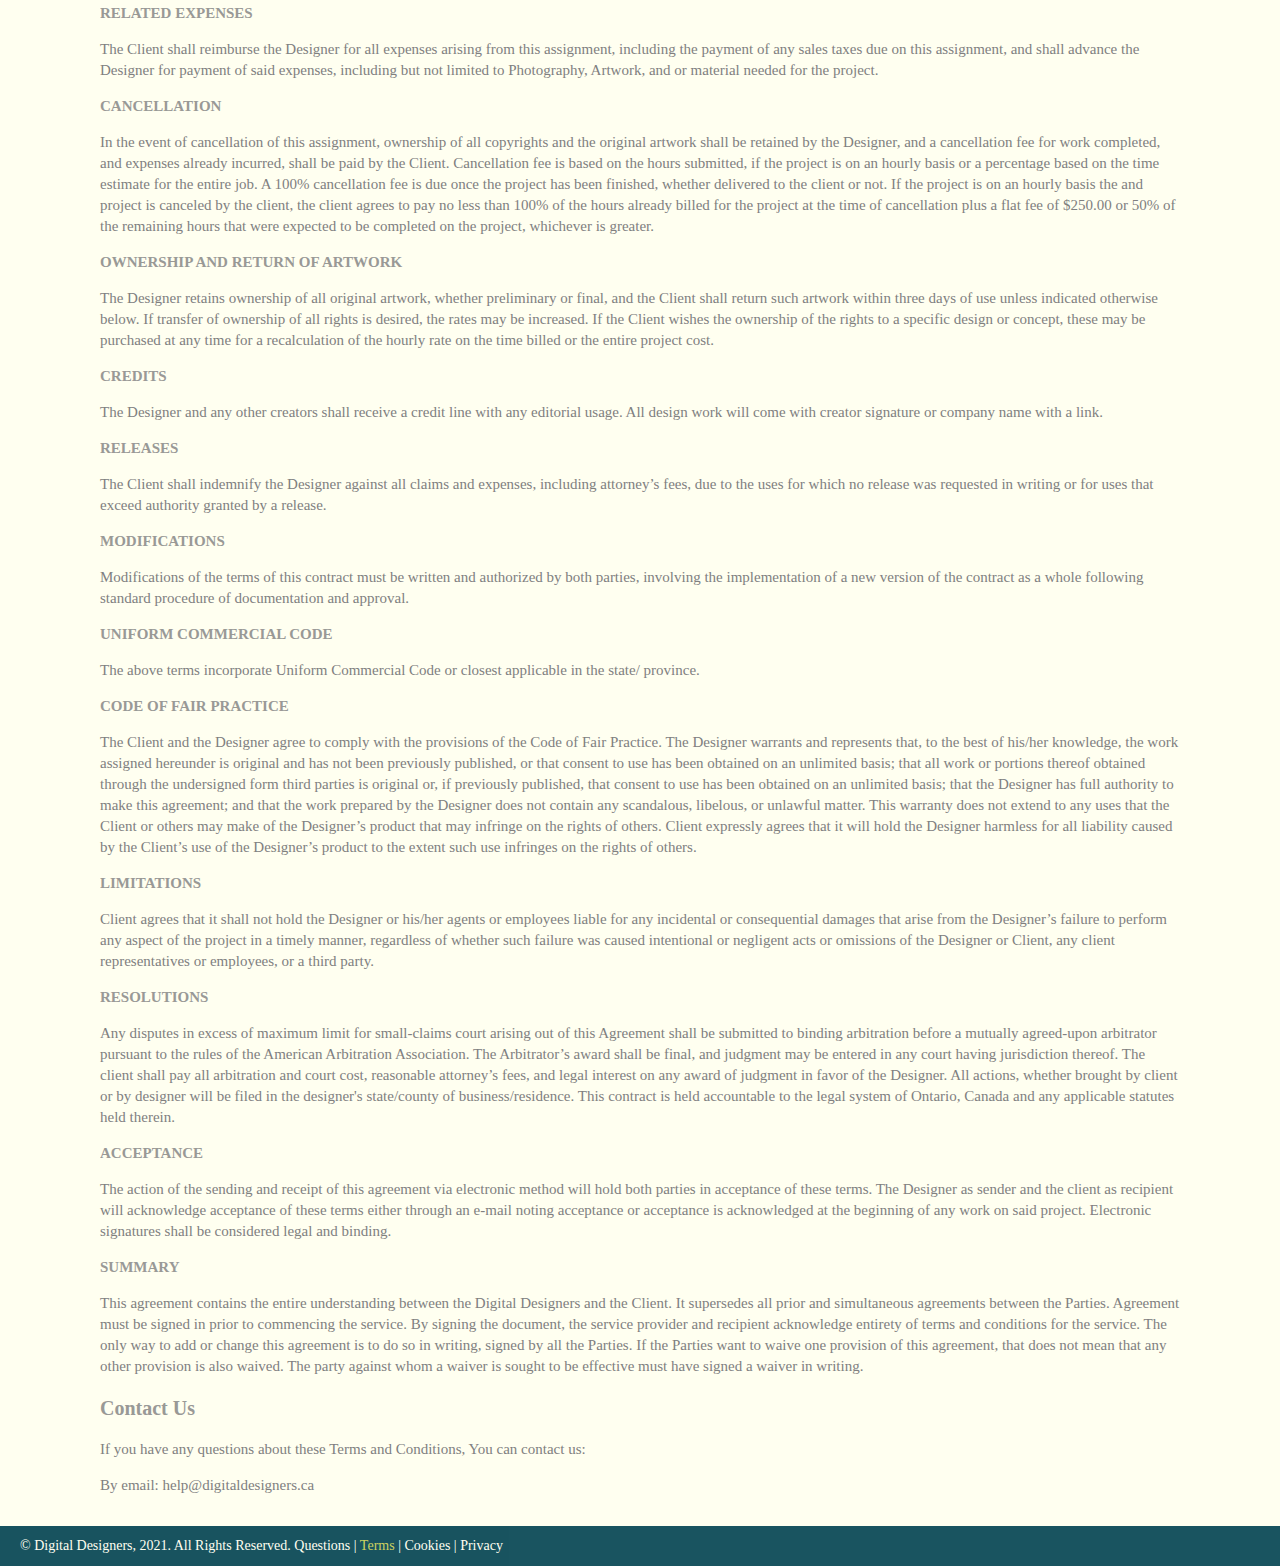
<file: terms.html>
<!DOCTYPE html>
<html lang="en">

<head>
    <meta charset="UTF-8">
    <meta name="viewport" content="width=device-width, initial-scale=1.0">
    <meta http-equiv="X-UA-Compatible" content="ie=edge">
    <title>Digital Designers: Terms and Conditions</title>

    <meta name="description"
        content="Help build brand and expand business through performance design and sustainable development using cloud technology and market driven strategies" />

    <link rel="shortcut icon" href="https://digitaldesigners.ca/favicon.ico" type="image/x-icon" />
    <link rel="canonical" href="https://digitaldesigners.ca/terms.html" />
    <meta name="robots" content="max-snippet:-1, max-image-preview:large, max-video-preview:-1">
    <meta name="subject" content="Multimedia Research, Design & Marketing" />
    <meta name="copyright" content="Digital Designers" />
    <meta name="author" content="Kiri Velu" />
    <meta name="keywords"
        content="Custom Design, Portfolio Website, Logo Design, Brand Identity, SEO, Social-media Marketing, Advanced Research, Creative Writing, Digital Photography, Promotional Videography" />
    <link rel="stylesheet" href="style.css" />
</head>

<body>
    <div id="wrapper">
        <header>
            <nav>
                <div id="logo">
                    <a href="index.html">DIGITAL</a>
                </div>

                <div id="menu">
                    <ul>
                        <li><a href="services.html">Services</a></li>
                        <li><a href="projects.html">Projects</a></li>
                        <li><a href="about.html">Company</a></li>
                        <li><a href="contact.html">Contact</a></li>
                    </ul>
                </div>
            </nav>
        </header>
        <div id="main">
            <article class="legal">
                <h1>Terms and Conditions</h1>

                <p>Last updated: February 06, 2020</p>

                <p>Please read these terms and conditions carefully before using Our Service.</p>

                <h2>Interpretation and Definitions</h2>
                <h3>Interpretation</h3>
                <p>The words of which the initial letter is capitalized have meanings defined under the following
                    conditions.</p>
                <p>The following definitions shall have the same meaning regardless of whether they appear in singular
                    or in plural.</p>

                <h3>Definitions</h3>
                <p>For the purposes of these Terms and Conditions:</p>
                <ul>
                    <li><strong>Affiliate</strong> means an entity that controls, is controlled by or is under common
                        control with a
                        party, where "control" means ownership of 50% or more of the shares, equity interest or other
                        securities
                        entitled to vote for election of directors or other managing authority.</li>
                    <li><strong>Company</strong> (referred to as either "the Company", "We", "Us" or "Our" in this
                        Agreement) refers to
                        Digital Designers.</li>
                    <li><strong>Country</strong> refers to: Ontario, Canada</li>
                    <li><strong>Service</strong> refers to the Website.</li>
                    <li><strong>Terms and Conditions</strong> (also referred as "Terms") mean these Terms and Conditions
                        that form the
                        entire agreement between You and the Company regarding the use of the Service. This Terms and
                        Conditions
                        agreement as been created with the help of <a
                            href="https://www.termsfeed.com/terms-conditions-generator/">Terms
                            and Conditions Generator</a>.</li>
                    <li><strong>Third-party Social Media Service</strong> means any services or content (including data,
                        information,
                        products or services) provided by a third-party that may be displayed, included or made
                        available by the
                        Service.</li>
                    <li><strong>Website</strong> refers to Digital Designers, accessible from
                        https://digitaldesigners.ca</li>
                    <li><strong>You</strong> means the individual accessing or using the Service, or the company, or
                        other legal entity
                        on behalf of which such individual is accessing or using the Service, as applicable.</li>
                </ul>

                <h2>Acknowledgement</h2>
                <p>These are the Terms and Conditions governing the use of this Service and the agreement that operates
                    between You and
                    the Company. These Terms and Conditions set out the rights and obligations of all users regarding
                    the use of the
                    Service.</p>
                <p>Your access to and use of the Service is conditioned on Your acceptance of and compliance with these
                    Terms and
                    Conditions. These Terms and Conditions apply to all visitors, users and others who access or use the
                    Service.</p>
                <p>By accessing or using the Service You agree to be bound by these Terms and Conditions. If You
                    disagree with any part
                    of these Terms and Conditions then You may not access the Service.</p>
                <p>Your access to and use of the Service is also conditioned on Your acceptance of and compliance with
                    the Privacy
                    Policy of the Company. Our Privacy Policy describes Our policies and procedures on the collection,
                    use and
                    disclosure of Your personal information when You use the Application or the Website and tells You
                    about Your privacy
                    rights and how the law protects You. Please read Our Privacy Policy carefully before using Our
                    Service.</p>

                <h2>Links to Other Websites</h2>
                <p>Our Service may contain links to third-party web sites or services that are not owned or controlled
                    by the Company.
                </p>
                <p>The Company has no control over, and assumes no responsibility for, the content, privacy policies, or
                    practices of
                    any third party web sites or services. You further acknowledge and agree that the Company shall not
                    be responsible
                    or liable, directly or indirectly, for any damage or loss caused or alleged to be caused by or in
                    connection with
                    the use of or reliance on any such content, goods or services available on or through any such web
                    sites or
                    services.</p>
                <p>We strongly advise You to read the terms and conditions and privacy policies of any third-party web
                    sites or services
                    that You visit.</p>

                <h2>Termination</h2>
                <p>We may terminate or suspend Your access immediately, without prior notice or liability, for any
                    reason whatsoever,
                    including without limitation if You breach these Terms and Conditions.</p>
                <p>Upon termination, Your right to use the Service will cease immediately.</p>

                <h2>Limitation of Liability</h2>
                <p>Notwithstanding any damages that You might incur, the entire liability of the Company and any of its
                    suppliers under
                    any provision of this Terms and Your exclusive remedy for all of the foregoing shall be limited to
                    the amount
                    actually paid by You through the Service or 100 USD if You haven't purchased anything through the
                    Service.</p>
                <p>To the maximum extent permitted by applicable law, in no event shall the Company or its suppliers be
                    liable for any
                    special, incidental, indirect, or consequential damages whatsoever (including, but not limited to,
                    damages for loss
                    of profits, loss of data or other information, for business interruption, for personal injury, loss
                    of privacy
                    arising out of or in any way related to the use of or inability to use the Service, third-party
                    software and/or
                    third-party hardware used with the Service, or otherwise in connection with any provision of this
                    Terms), even if
                    the Company or any supplier has been advised of the possibility of such damages and even if the
                    remedy fails of its
                    essential purpose.</p>
                <p>Some states do not allow the exclusion of implied warranties or limitation of liability for
                    incidental or
                    consequential damages, which means that some of the above limitations may not apply. In these
                    states, each party's
                    liability will be limited to the greatest extent permitted by law.</p>

                <h2>"AS IS" and "AS AVAILABLE" Disclaimer</h2>
                <p>The Service is provided to You "AS IS" and "AS AVAILABLE" and with all faults and defects without
                    warranty of any
                    kind. To the maximum extent permitted under applicable law, the Company, on its own behalf and on
                    behalf of its
                    Affiliates and its and their respective licensors and service providers, expressly disclaims all
                    warranties, whether
                    express, implied, statutory or otherwise, with respect to the Service, including all implied
                    warranties of
                    merchantability, fitness for a particular purpose, title and non-infringement, and warranties that
                    may arise out of
                    course of dealing, course of performance, usage or trade practice. Without limitation to the
                    foregoing, the Company
                    provides no warranty or undertaking, and makes no representation of any kind that the Service will
                    meet Your
                    requirements, achieve any intended results, be compatible or work with any other software,
                    applications, systems or
                    services, operate without interruption, meet any performance or reliability standards or be error
                    free or that any
                    errors or defects can or will be corrected.</p>
                <p>Without limiting the foregoing, neither the Company nor any of the company's provider makes any
                    representation or
                    warranty of any kind, express or implied: (i) as to the operation or availability of the Service, or
                    the
                    information, content, and materials or products included thereon; (ii) that the Service will be
                    uninterrupted or
                    error-free; (iii) as to the accuracy, reliability, or currency of any information or content
                    provided through the
                    Service; or (iv) that the Service, its servers, the content, or e-mails sent from or on behalf of
                    the Company are
                    free of viruses, scripts, trojan horses, worms, malware, timebombs or other harmful components.</p>
                <p>Some jurisdictions do not allow the exclusion of certain types of warranties or limitations on
                    applicable statutory
                    rights of a consumer, so some or all of the above exclusions and limitations may not apply to You.
                    But in such a
                    case the exclusions and limitations set forth in this section shall be applied to the greatest
                    extent enforceable
                    under applicable law.</p>

                <h2>Governing Law</h2>
                <p>The laws of the Country, excluding its conflicts of law rules, shall govern this Terms and Your use
                    of the Service.
                    Your use of the Application may also be subject to other local, state, national, or international
                    laws.</p>

                <h2>Disputes Resolution</h2>
                <p>If You have any concern or dispute about the Service, You agree to first try to resolve the dispute
                    informally by
                    contacting the Company.</p>

                <h2>For European Union (EU) Users</h2>
                <p>If You are a European Union consumer, you will benefit from any mandatory provisions of the law of
                    the country in
                    which you are resident in.</p>

                <h2>United States Legal Compliance</h2>
                <p>You represent and warrant that (i) You are not located in a country that is subject to the United
                    States government
                    embargo, or that has been designated by the United States government as a “terrorist supporting”
                    country, and (ii)
                    You are not listed on any United States government list of prohibited or restricted parties.</p>

                <h2>Severability and Waiver</h2>
                <h3>Severability</h3>
                <p>If any provision of these Terms is held to be unenforceable or invalid, such provision will be
                    changed and
                    interpreted to accomplish the objectives of such provision to the greatest extent possible under
                    applicable law and
                    the remaining provisions will continue in full force and effect.</p>

                <h3>Waiver</h3>
                <p>Except as provided herein, the failure to exercise a right or to require performance of an obligation
                    under this
                    Terms shall not effect a party's ability to exercise such right or require such performance at any
                    time thereafter
                    nor shall be the waiver of a breach constitute a waiver of any subsequent breach.</p>

                <h2>Translation Interpretation</h2>
                <p>These Terms and Conditions may have been translated if We have made them available to You on our
                    Service.</p>
                <p>You agree that the original English text shall prevail in the case of a dispute.</p>

                <h2>Changes to These Terms and Conditions</h2>
                <p>We reserve the right, at Our sole discretion, to modify or replace these Terms at any time. If a
                    revision is material
                    We will make reasonable efforts to provide at least 30 days' notice prior to any new terms taking
                    effect. What
                    constitutes a material change will be determined at Our sole discretion.</p>
                <p>By continuing to access or use Our Service after those revisions become effective, You agree to be
                    bound by the
                    revised terms. If You do not agree to the new terms, in whole or in part, please stop using the
                    website and the
                    Service.</p>

                <h1>Conditions of Service</h1>
                <h3>Acknowledgement</h3>
                <p>This agreement contains the entire understanding between the Digital Designers and the Client. It
                    supersedes all prior and simultaneous agreements between the Parties. Agreement must be signed in
                    prior to commencing the service. By signing the document, the service provider and recipient
                    acknowledge entirety of terms and conditions for the service. The only way to add or change this
                    agreement is to do so in writing, signed by all the Parties. If the Parties want to waive one
                    provision of this agreement, that does not mean that any other provision is also waived. The party
                    against whom a waiver is sought to be effective must have signed a waiver in writing.</p>
                <h3>WHAT DO BOTH PARTIES AGREE TO DO?</h3>
                <p>As our client, you have the power to enter into this contract on behalf of your company or
                    organization. You agree to provide us with everything necessary to complete the project including
                    logo, text, images, link(s) to social media, hosting credentials and any other information we
                    request as we need it, and in the format we require. We wish to avoid any delays. Deadlines work
                    both ways and you as well will be bound by any dates/timelines that we set forth. You also agree to
                    adhere to the payment schedule outlined in this agreement.</p>
                <p>We have the experience and ability to perform the requested services and will carry out our work in a
                    professional and timely manner. We cannot be held responsible for a missed website launch date or
                    deadline if you have not provided all content and/or revisions on time.</p>
                <h3>TIMELINE </h3>
                <p>Our estimated time required to complete your website is 30-60 days. We will commence the work after
                    we have received a signed contract and the non-refundable initial deposit of 50 percent. Please also
                    keep in mind that we rely on you and your team to provide us with the necessary assets (including
                    but not limited to website text, photos, social media, products, pricing, etc.), and approvals in
                    order for us to work on your website, and to avoid impacting your website launch date.</p>
                <h3>ERROR REVIEW </h3>
                <p>We provide you with a 7 day window from the date of website migration to your hosting for error
                    review. This does not include new website revisions, but errors that may have occurred during
                    migration. It is your responsibility as the client to review your website during this time and point
                    out any errors to be corrected. Any error that you find after the 7 days, will be charged our hourly
                    rate of $50.00.</p>
                <h3>MIGRATION OF WEBSITE </h3>
                <p>Once the project deliverables have been approved, we require full payment of your project’s remaining
                    balance before migrating your website onto your hosting. From the time the website is completed and
                    ready for launch, you have a maximum of 30 days to provide us with your hosting and domain
                    information. If that information is not provided, there is a possibility that the website will be
                    removed from our server without notice. Extensions can be provided upon written request.</p>
                <h3>RECOMMENDED HOSTING </h3>
                <p>We recommend the following hosts (specific packages are outlined), to ensure that you have a smooth
                    migration experience and ensure no additional billable time. As the client, you are responsible for
                    the management and maintenance of your hosting and domain at all times. All hosting/domain packages
                    must be paid annually to the hosting company of your choosing. The recommended hosting services are
                    Digital Ocean, Amazon Web, Blue Host and Go Daddy. Digital Designers have no affiliation with any of
                    the hosting service providers. </p>
                <h3>BROWSER FUNCTIONALITY </h3>
                <p>All of our websites are tested for functionality on current Safari, Chrome, Firefox internet
                    browsers. We do not guarantee that your website will look exactly the same on every screen, and may
                    appear differently due to varying screen resolutions and aspect ratios.</p>
                <h3>STATEMENT OF WORK </h3>
                <p>We have prepared the price quote (refer to page 1) based on everything that we have discussed,
                    including any correspondence via email, in-person, or phone calls. The breakdown is outlined in the
                    Statement of Work document which includes the scope of work, project objectives, tasks,
                    deliverables, certain terms, conditions and requirements as well as payment of the project. We are
                    only responsible for the items outlined in the Statement of Work. Items not included in the
                    Statement of Work are not part of the project nor have they been included in the quoted cost.</p>
                <h3>ADDITIONS </h3>
                <p>Please review the Statement of Work and if you have any additional feature requests, changes in
                    tasks, changes in deliverables or any scope modifications, beyond what was agreed and signed off on
                    in the original Statement of Work, additional billable time will be incurred to you as the client at
                    our hourly rate of $50.00.</p>
                <h3>REVISIONS</h3>
                <p>The price estimate includes time for revisions, and that will not exceed 10 percent of the total
                    budget of web development time mentioned on page 2. Should you request additional revisions beyond
                    what is included, or that exceed the allocated time, you will receive an email notification from us
                    requesting a confirmation that you wish to proceed with said revisions and agree that you will be
                    billed at our hourly rate of $50.00. After we have received your confirmation we will proceed.</p>
                <h3>ALLOWANCES </h3>
                <p>You are responsible for the cost of any outside paid assets. This is included but not limited to
                    hosting, domains, SSL certificates, third party plugins, stock images, and premium fonts. In
                    addition, we cannot be held liable for the functionality of third-party plugin or software,
                    recommended or otherwise.</p>
                <h3>EXCLUSIVE DESIGN CREDIT </h3>
                <p>Like a parking ticket, this agreement is non-transferable and non-refundable. The initial deposit
                    does not constitute a credit, and therefore cannot be used toward our other services. You are
                    accountable for the full balance of your contract whether you decide to complete website or not.</p>
                <h3>LIABILITY </h3>
                <p>Digital Designers will do everything possible to build you an amazing website, but we accept no
                    liability for your sales, revenue, and/or the success of your website/business directly, indirectly,
                    or consequentially. This contract is a legally binding document, and cannot be renewed. If for some
                    reason one part of this contract becomes invalid or unenforceable, the remaining parts of it remain
                    in place.</p>
                <h3>Payment</h3>
                <p>All invoices are payable within 30 days of receipt. A $25.00 service charge is payable on all
                    overdue balances for reissuing each invoice at 45, 60, 75 and 90 days from the date of original
                    invoice. The grant of any license or right of copyright is conditioned on receipt of full payment.
                </p>
                <h3>Payment Default</h3>
                <p>The Client shall assume responsibility for cost outlays by designer in all collections of unpaid fees
                    and of legal fees necessitated by default in payment. Invoices in default will include but are not
                    limited to fees for collection and legal costs.</p>
                <h3>Cost Estimates</h3>
                <p>The fees and expenses shown are minimum estimates only unless an hourly fee has been agreed upon.
                    That fee will be $50.00 per hour and the designer shall keep the client apprised of a tally of hours
                    within a reasonable period of time. Final fees and expenses shall be shown when invoice is rendered.
                    The fees and expenses shown are minimum estimates only unless the quote and/or invoice is clearly
                    marked Firm Quote, otherwise the below stated hourly fee will be payable on all time over that which
                    was quoted with a minimum in 30 minutes increments.</p>
                <h3>Changes</h3>
                <p>The Client must assume that all additions, alterations, changes in content, layout or process changes
                    requested by the customer, will alter the time and cost. The Client shall offer the Designer the
                    first opportunity to make any changes.</p>
                <h3>Related Expenses</h3>
                <p>The Client shall reimburse the Designer for all expenses arising from this assignment, including the
                    payment of any sales taxes due on this assignment, and shall advance the Designer for payment of
                    said expenses, including but not limited to Photography, Artwork, and or material needed for the
                    project.</p>
                <h3>Cancellation</h3>
                <p>In the event of cancellation of this assignment, ownership of all copyrights and the original artwork
                    shall be retained by the Designer, and a cancellation fee for work completed, and expenses already
                    incurred, shall be paid by the Client. Cancellation fee is based on the hours submitted, if the
                    project is on an hourly basis or a percentage based on the time estimate for the entire job. A 100%
                    cancellation fee is due once the project has been finished, whether delivered to the client or not.
                    If the project is on an hourly basis the and project is canceled by the client, the client agrees to
                    pay no less than 100% of the hours already billed for the project at the time of cancellation plus a
                    flat fee of $250.00 or 50% of the remaining hours that were expected to be completed on the project,
                    whichever is greater.</p>
                <h3>Ownership and return of artwork</h3>
                <p>The Designer retains ownership of all original artwork, whether preliminary or final, and the Client
                    shall return such artwork within three days of use unless indicated otherwise below. If transfer of
                    ownership of all rights is desired, the rates may be increased. If the Client wishes the ownership
                    of the rights to a specific design or concept, these may be purchased at any time for a
                    recalculation of the hourly rate on the time billed or the entire project cost.</p>
                <h3>Credits</h3>
                <p>The Designer and any other creators shall receive a credit line with any editorial usage. All design
                    work will come with creator signature or company name with a link. </p>
                <h3>Releases</h3>
                <p>The Client shall indemnify the Designer against all claims and expenses, including attorney’s fees,
                    due to the uses for which no release was requested in writing or for uses that exceed authority
                    granted by a release.</p>
                <h3>Modifications</h3>
                <p>Modifications of the terms of this contract must be written and authorized by both parties, involving
                    the implementation of a new version of the contract as a whole following standard procedure of
                    documentation and approval. </p>
                <h3>Uniform commercial code</h3>
                <p>The above terms incorporate Uniform Commercial Code or closest applicable in the state/ province.
                </p>
                <h3>Code of fair practice</h3>
                <p>The Client and the Designer agree to comply with the provisions of the Code of Fair Practice. The
                    Designer warrants and represents that, to the best of his/her knowledge, the work assigned
                    hereunder is original and has not been previously published, or that consent to use has been
                    obtained on an unlimited basis; that all work or portions thereof obtained through the undersigned
                    form third parties is original or, if previously published, that consent to use has been obtained on
                    an unlimited basis; that the Designer has full authority to make this agreement; and that the work
                    prepared by the Designer does not contain any scandalous, libelous, or unlawful matter. This
                    warranty does not extend to any uses that the Client or others may make of the Designer’s product
                    that may infringe on the rights of others. Client expressly agrees that it will hold the Designer
                    harmless for all liability caused by the Client’s use of the Designer’s product to the extent such
                    use infringes on the rights of others.</p>
                <h3>Limitations</h3>
                <p>Client agrees that it shall not hold the Designer or his/her agents or employees liable for any
                    incidental or consequential damages that arise from the Designer’s failure to perform any aspect of
                    the project in a timely manner, regardless of whether such failure was caused intentional or
                    negligent acts or omissions of the Designer or Client, any client representatives or employees, or a
                    third party.</p>
                <h3>Resolutions</h3>
                <p>Any disputes in excess of maximum limit for small-claims court arising out of this Agreement shall be
                    submitted to binding arbitration before a mutually agreed-upon arbitrator pursuant to the rules of
                    the American Arbitration Association. The Arbitrator’s award shall be final, and judgment may be
                    entered in any court having jurisdiction thereof. The client shall pay all arbitration and court
                    cost, reasonable attorney’s fees, and legal interest on any award of judgment in favor of the
                    Designer. All actions, whether brought by client or by designer will be filed in the designer's
                    state/county of business/residence. This contract is held accountable to the legal system of
                    Ontario, Canada and any applicable statutes held therein.</p>
                <h3>Acceptance</h3>
                <p>The action of the sending and receipt of this agreement via electronic method will hold both parties
                    in acceptance of these terms. The Designer as sender and the client as recipient will acknowledge
                    acceptance of these terms either through an e-mail noting acceptance or acceptance is acknowledged
                    at the beginning of any work on said project. Electronic signatures shall be considered legal and
                    binding.</p>
                <h3>Summary</h3>
                <p>This agreement contains the entire understanding between the Digital Designers and the Client. It
                    supersedes all prior and simultaneous agreements between the Parties. Agreement must be signed in
                    prior to commencing the service. By signing the document, the service provider and recipient
                    acknowledge entirety of terms and conditions for the service. The only way to add or change this
                    agreement is to do so in writing, signed by all the Parties. If the Parties want to waive one
                    provision of this agreement, that does not mean that any other provision is also waived. The party
                    against whom a waiver is sought to be effective must have signed a waiver in writing.</p>

                <h2>Contact Us</h2>
                <p>If you have any questions about these Terms and Conditions, You can contact us:</p>

                <ul>
                    <li>By email: help@digitaldesigners.ca</li>
                </ul>
            </article>

        </div>

        <footer>
            <div id="text">
            © Digital Designers, 2021. All Rights Reserved. <a href="questions.html">Questions</a> | <a class="current"
                href="terms.html">Terms</a> | <a href="cookies.html">Cookies</a> | <a href="privacy.html">Privacy</a>

            <script async src="script.js"></script>
            </div>
        </footer>
    </div>

</body>

</html>
</file>
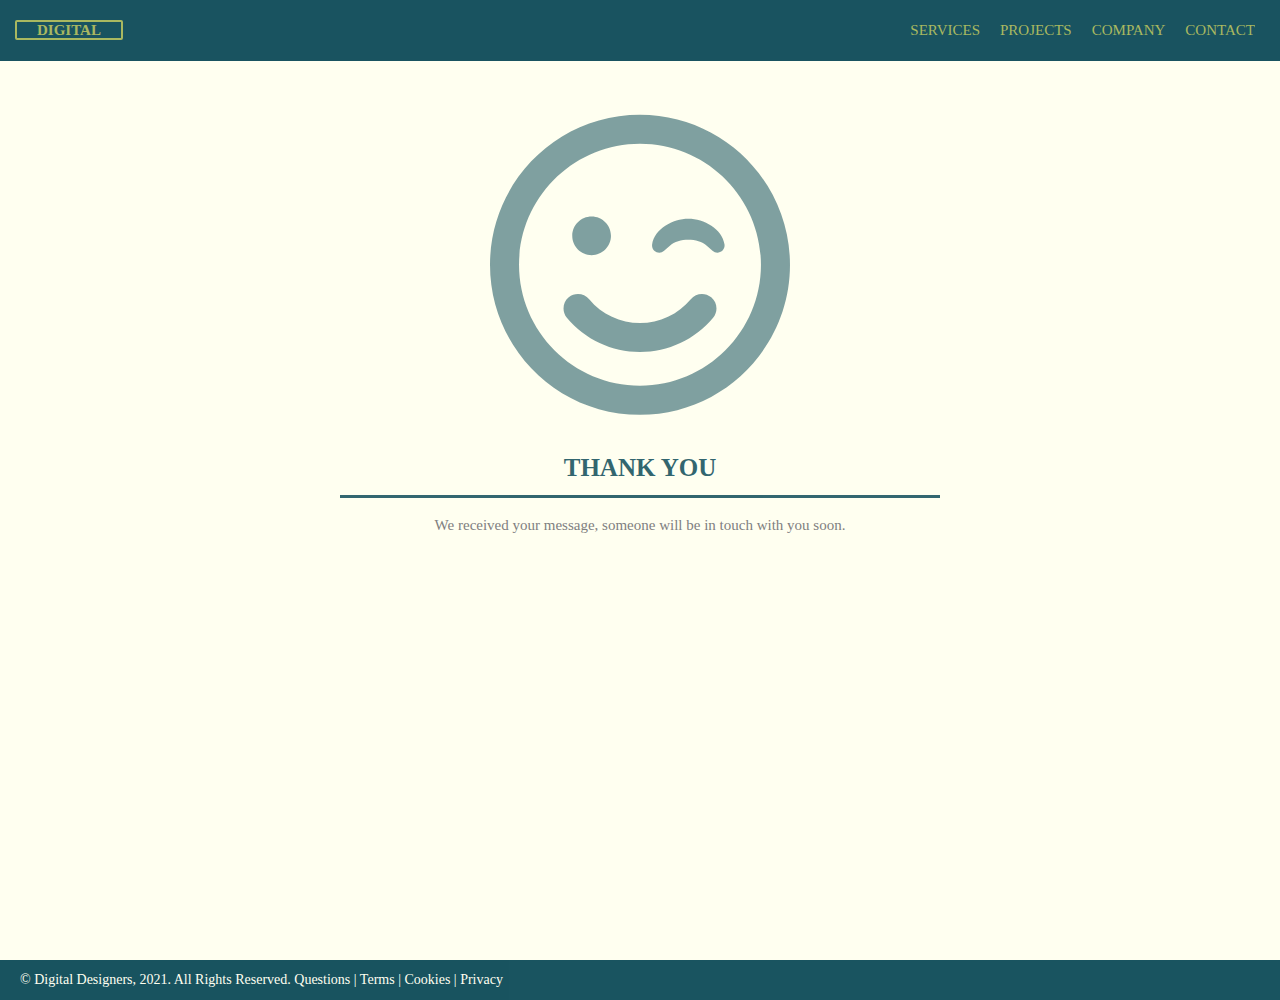
<file: thanks.html>
<!DOCTYPE html>
<html lang="en">

<head>
    <meta charset="UTF-8">
    <meta name="viewport" content="width=device-width, initial-scale=1.0">
    <meta http-equiv="X-UA-Compatible" content="ie=edge">
    <title> Digital Designers: Thank You</title>

    <meta name="description"
        content="Help build brand and expand business  through performance design and sustainable development using cloud technology and market driven strategies" />

    <link rel="shortcut icon" href="https://digitaldesigners.ca/favicon.ico" type="image/x-icon" />
    <link rel="canonical" href="https://digitaldesigners.ca/thanks.html" />
    <meta name="robots" content="max-snippet:-1, max-image-preview:large, max-video-preview:-1">
    <meta name="subject" content="Multimedia Research, Design & Marketing" />
    <meta name="copyright" content="Digital Designers" />
    <meta name="author" content="Kiri Velu" />
    <meta name="keywords"
        content="Custom Design, Portfolio Website, Logo Design, Brand Identity, SEO, Social-media Marketing, Advanced Research, Creative Writing, Digital Photography, Promotional Videography" />
    <link rel="stylesheet" href="style.css" />
</head>

<body>
    <div id="wrapper">
        <header>
            <nav>
                <div id="logo">
                    <a class="current" href="index.html">DIGITAL</a>
                </div>

                <div id="menu">
                    <ul>
                        <li><a href="services.html">Services</a></li>
                        <li><a href="projects.html">Projects</a></li>
                        <li><a href="about.html">Company</a></li>
                        <li><a href="contact.html">Contact</a></li>
                    </ul>
                </div>
            </nav>
        </header>
        <div id="main">
            <section class="thanks">
                <center><svg data-icon="smile-wink" class="fa-smile-wink" role="img" xmlns="http://www.w3.org/2000/svg" viewBox="0 0 496 512"><path fill="currentColor" d="M248 8C111 8 0 119 0 256s111 248 248 248 248-111 248-248S385 8 248 8zm0 448c-110.3 0-200-89.7-200-200S137.7 56 248 56s200 89.7 200 200-89.7 200-200 200zm117.8-146.4c-10.2-8.5-25.3-7.1-33.8 3.1-20.8 25-51.5 39.4-84 39.4s-63.2-14.3-84-39.4c-8.5-10.2-23.7-11.5-33.8-3.1-10.2 8.5-11.5 23.6-3.1 33.8 30 36 74.1 56.6 120.9 56.6s90.9-20.6 120.9-56.6c8.5-10.2 7.1-25.3-3.1-33.8zM168 240c17.7 0 32-14.3 32-32s-14.3-32-32-32-32 14.3-32 32 14.3 32 32 32zm160-60c-25.7 0-55.9 16.9-59.9 42.1-1.7 11.2 11.5 18.2 19.8 10.8l9.5-8.5c14.8-13.2 46.2-13.2 61 0l9.5 8.5c8.5 7.4 21.6.3 19.8-10.8-3.8-25.2-34-42.1-59.7-42.1z"></path></svg></center>
                <h1>Thank You</h1>
                <center><p>
                    We received your message, someone will be in touch with you soon.
                </p></center>
            </section>

        </div>

        <footer>
            <div id="text">
            © Digital Designers, 2021. All Rights Reserved. <a href="questions.html">Questions</a> | <a
                href="terms.html">Terms</a> | <a href="cookies.html">Cookies</a> | <a href="privacy.html">Privacy</a>

            <script async src="script.js"></script>
            </div>
        </footer>
    </div>

</body>

</html>
</file>
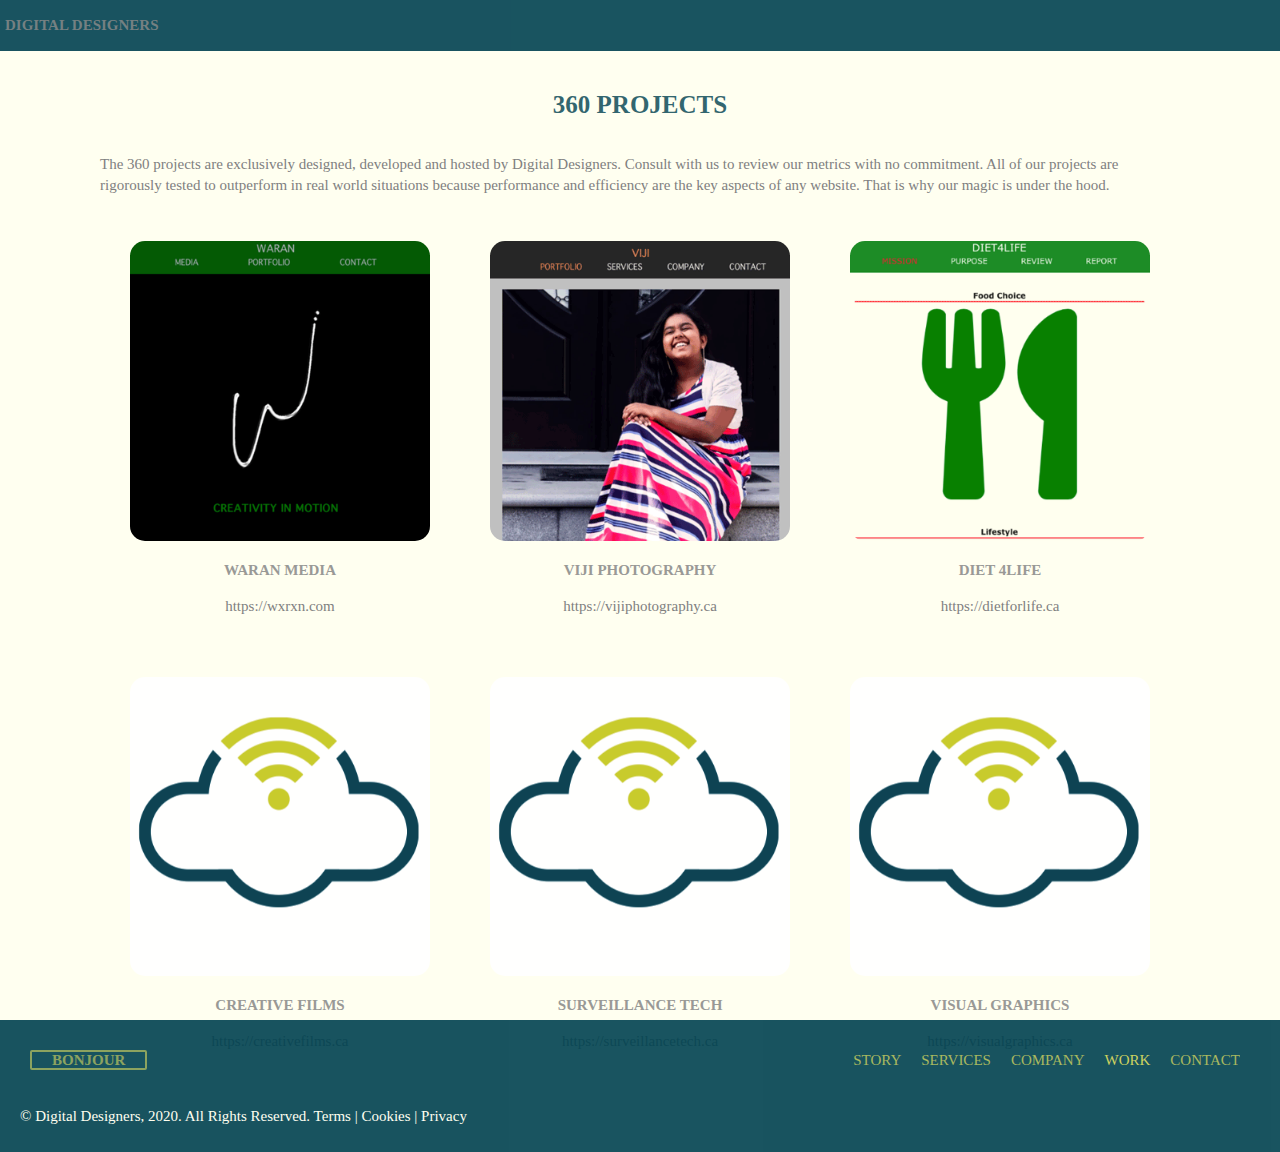
<file: work.html>
<!DOCTYPE html>
<html lang="en">

<head>
    <meta charset="UTF-8">
    <meta name="viewport" content="width=device-width, initial-scale=1.0">
    <meta http-equiv="X-UA-Compatible" content="ie=edge">
    <title> Digital Designers: Project Portfolio</title>

    <meta name="description"
        content="Help build brand and expand business  through performance design and sustainable development using cloud technology and market driven strategies" />

    <link rel="shortcut icon" href="https://digitaldesigners.ca/favicon.ico" type="image/x-icon" />
    <link rel="canonical" href="https://digitaldesigners.ca/work.html" />
    <meta name="robots" content="max-snippet:-1, max-image-preview:large, max-video-preview:-1">
    <meta name="subject" content="Multimedia Research, Design & Marketing" />
    <meta name="copyright" content="Digital Designers" />
    <meta name="author" content="Kiri Velu" />
    <meta name="keywords"
        content="Custom Design, Portfolio Website, Logo Design, Brand Identity, SEO, Social-media Marketing, Advanced Research, Creative Writing, Digital Photography, Promotional Videography" />
    <link rel="stylesheet" href="style.css" />
</head>

<body>
    <div id="wrapper">
        <header>
            <h3>
                Digital Designers
            </h3>
        </header>
        <div id="main">
            <article class="projects">
                <h1>360 Projects</h1>
                <p>The 360 projects are exclusively designed, developed and hosted by Digital Designers.
                    Consult with us to review our metrics with no commitment. All of our projects are
                    rigorously
                    tested to outperform in real world situations because performance and
                    efficiency are the key aspects of any website. That is why our magic is under the hood.</p>

                <section class="work">
                    <img src="waran-media.png" alt="Image of Waran Media Webpage">
                    <h3>Waran Media</h3>
                    <ul>
                        <li>https://wxrxn.com</li>
                    </ul>
                </section>

                <section class="work">
                    <img src="viji-photography.png" alt="Image of Viji Photography Webpage">
                    <h3>Viji Photography</h3>
                    <ul>
                        <li>https://vijiphotography.ca</li>
                    </ul>
                </section>

                <section class="work">
                    <img src="diet4life.png" alt="Image of Diet 4Life Website Webpage">
                    <h3>Diet 4Life</h3>
                    <ul>
                        <li>https://dietforlife.ca</li>
                    </ul>
                </section>

                <section class="work">
                    <img src="logo.png" alt="Image of Digital Designers Webpage">
                    <h3>Creative Films</h3>
                    <ul>
                        <li>https://creativefilms.ca</li>
                    </ul>
                </section>

                <section class="work">
                    <img src="logo.png" alt="Image of Digital Designers Webpage">
                    <h3>Surveillance Tech</h3>
                    <ul>
                        <li>https://surveillancetech.ca</li>
                    </ul>
                </section>

                <section class="work">
                    <img src="logo.png" alt="Image of Digital Designers Webpage">
                    <h3>Visual Graphics</h3>
                    <ul>
                        <li>https://visualgraphics.ca</li>
                    </ul>
                </section>

            </article>
            </article>
        </div>

        <footer>
            <nav>
                <div id="logo">
                    <a href="index.html">Bonjour</a>
                </div>

                <div id="menu">
                    <ul>
                        <li><a href="index.html">Story</a></li>
                        <li><a href="services.html">Services</a></li>
                        <li><a href="company.html">Company</a></li>
                        <li><a class="current" href="work.html">Work</a></li>
                        <li><a href="contact.html">Contact</a></li>
                    </ul>
                </div>
            </nav>
            <p> © Digital Designers, 2020. All Rights Reserved. <a href="terms.html">Terms</a> | <a
                    href="cookies.html">Cookies</!DOCTYPE> | <a href="privacy.html">Privacy</a></p>

            <script async src="script.js"></script>
        </footer>
    </div>

</body>

</html>
</file>
<file: style.css>
/* Structure */
:root {
    margin: 0;
    padding: 0;
    box-sizing: border-box;
    font: 62.5%/1.4 geneva, verdana, tahoma;
    text-rendering: optimizeLegibility;
    -webkit-font-smoothing: antialiased;
    --primary: ivory;
    --secondary: black;
    --dark: grey;
    --light: silver;
    --theme: rgb(0,65,80);
    --highlight: rgb(200,205,80);
  }
  
/* Style */
  html,
  body {
    width: 100%;
    min-height: 100vh;
    margin: auto;
    overflow: auto;
    color: var(--dark);
    background: var(--primary);
  }

  #wrapper {
    width: 100%;
    height: 100%;
    position: relative;
  }
    
  #main {
    margin: auto;
    display: flex;
    flex-wrap: wrap;
    max-width: 1400px;
    min-height: 100vh;
    padding: 50px 0;
    justify-content: space-evenly;
  }

  body,
  header,
  footer {
    box-sizing: border-box;
  }

  header {
    top: 0;
    position: fixed;
    padding: 0px 5px;
    background: var(--theme); 
  }

  header, 
  footer {
    z-index: 1;
    width: 100%;
    opacity: .9;
    
  }
 
  footer {
    bottom: 0;
    font-size: 1.4rem;
    padding: 10px 20px;
    position: absolute;
    color: var(--primary); 
    background: var(--theme);  
  }

  footer #text {
    max-width: 1400px;
    margin-right: auto;
    margin-left: auto;
  }
    
/* Content */
  h1,
  h2,
  h3 {
    opacity: 0.8;
  }
  
  p {
    font-size: 1.5rem;
  }
    
  h1 {
    padding: 0;
    font-size: 2.5rem;
    color: var(--theme);
    text-align: center;
    text-transform: uppercase;
    animation: slideDown 1s ease;
    -webkit-animation: slideDown 1s ease;
}
  
  h2 {
    padding: 0;
    font-size: 2rem;
  }
  
  h3 {
    font-size: 1.5rem;
    text-transform: uppercase;
  }
  
  a {
    color: var(--primary);
    text-decoration: none;
  }
  
  nav a {
  opacity: .8;
  color: var(--highlight);
  } 
  
  a:hover {
    border-bottom: 2px solid var(--highlight);
  }

  .current {
    opacity: 1;
    color: var(--highlight);
  }
  
  li {
    list-style: none;
    font-size: 1.5rem;
  }
  
  ul {
    list-style-type: none;
    margin: 0;
    padding: 0;
  }
  
  svg,
  img {
    max-width: 100%;
  }

  article {
    width: 85%;
  }

  section {
    width: 600px;
  }

  article,
  section {
    padding: 20px;
  }
  
/* Navigation */ 
  nav {
    display: flex;
    flex-wrap: wrap;
    align-items: center;
    padding: 10px;
    max-width: 1400px;
    margin-right: auto;
    margin-left: auto;
  }
  
  #logo,
  #menu {
    text-transform: uppercase;
  }
  
  #logo {
    width: 10%;
    opacity: .8;
  }
  
  #logo a {
    font-size: 1.5rem;
    font-weight: bold;
    padding: 0 20px;
    border-radius: 2px;
    border: solid 2px var(--highlight);
  }
  
  #menu {
    width: 90%;
  }
  
  #menu ul {
    display: flex;
    font-size: 1.5rem;
    justify-content: flex-end;
  }
  
  #menu li {
    padding: 10px;
  }
   
/* Animation */
@keyframes slideRight {
  0% {
    transform: translateX(15%);
    -webkit-transform: translateX(15%);
    -moz-transform: translateX(15%);
    -ms-transform: translateX(15%);
    -o-transform: translateX(15%);
}

  100% {
    transform: translateX(0%);
  }
}

@keyframes slideLeft {
  0% {
    transform: translateX(-15%);
    -webkit-transform: translateX(-15%);
    -moz-transform: translateX(-15%);
    -ms-transform: translateX(-15%);
    -o-transform: translateX(-15%);
}

  100% {
    transform: translateX(0%);
  }
}

@keyframes slideDown {
  0% {
    transform: translateY(-15%);
    -webkit-transform: translateY(-15%);
    -moz-transform: translateY(-15%);
    -ms-transform: translateY(-15%);
    -o-transform: translateY(-15%);
}

  100% {
    transform: translateY(0%);
  }
}

/* Common */
.home,
.legal,
.company,
.projects,
.questions,
.conditions,
.contact {
  max-width: 1080px;
  margin: auto;
}

/* Landing */
  .home h1 {
    border-bottom: solid 2px var(--highlight);
    animation: slideRight 1s;
    -webkit-animation: slideRight 1s;
}

  .home p {
  animation: slideLeft 1s;
  -webkit-animation: slideLeft 1s;
}
    
.home svg {
  opacity: .8;
}

/* Service */
  .services {
  max-width: 1150px;
  }
  .services h2 {
    text-align: center;
    text-transform: uppercase;
  }
  .features h3 {
    border-bottom: solid 2px var(--highlight);
    text-align: center;
  }

  .features svg {
    width: 125px;
    display: block;
    margin: auto;
    color: var(--light);
    opacity: .9;
  }

  .features svg:hover {
    color: var(--theme);
    opacity: .8;
  }

  .features,
  .team,
  .work {
    width: 300px;
    margin: 10px;
  }

  .rates {
    width: 600px;
    margin: 10px;
    text-align: center;
    background-color: rgba(0,65,80, .1);
    border-radius: 10px;
  }

/* Legal */
  .legal h1 {
    color: var(--dark);
  }
  
/* Company */
  .company,
  .services,
  .projects {
    display: flex;
    flex-wrap: wrap;
    justify-content: space-evenly;
  }
  .team,
  .work {
    text-align: center;
  }

  .projects img {
   border-radius: 5%;
   -webkit-border-radius: 5%;
   -moz-border-radius: 5%;
   -ms-border-radius: 5%;
   -o-border-radius: 5%;
}

  .team img {
    border-radius: 50%;
    -webkit-border-radius: 50%;
    -moz-border-radius: 50%;
    -ms-border-radius: 50%;
    -o-border-radius: 50%;
}

.values {
  width: 225px;
}

.values h3 {
  border-top: solid 2px var(--highlight);
  text-align: center;
}

.values svg {
  width: 50px;
  display: block;
  margin: auto;
  color: var(--light);
  opacity: .9;
}

/* Contact */

  .fa-smile-wink {
    max-width: 300px;
    color: rgba(0,65,80, .5);
    padding-top: 4rem;
  }
  .thanks h1 {
    padding: 1rem;
    border-bottom: solid 3px var(--theme);
  }
  .contact h2 {
    text-align: center;
    color: var(--theme);
    border-bottom: solid 2px var(--highlight);
  }

  .contact svg:hover {
    color: var(--theme);
  }
  
  .contact-form-text {
    margin: 1rem 0;
    padding: 0 1rem;
    outline: none;
  }
  
  textarea.contact-form-text {
    resize: none;
    height: 15rem;
  }
  .contact-form-btn {
    text-align: center;
    background: var(--light);
    color: var(--secondary);
    cursor: pointer;
    transition: 0.5s;
    -webkit-transition: 0.5s;
    -moz-transition: 0.5s;
    -ms-transition: 0.5s;
    -o-transition: 0.5s;
  }
  
  .contact-form-btn:hover {
    background: rgba(0,65,80, .5);
    transition: 0.4s ease;
    -webkit-transition: 0.4s ease;
    -moz-transition: 0.4s ease;
    -ms-transition: 0.4s ease;
    -o-transition: 0.4s ease;
  }
  
  .contact-form-text:focus {
    outline: solid 2px rgba(0,65,80, .5);
  }
  
  input[type="text"]:valid,
  input[type="email"]:valid {
    background-color: rgba(0,65,80, .5);
  }
  
  .fa-email,
  .fa-github,
  .fa-facebook,
  .fa-instagram,
  .fa-twitter,
  .fa-linkedin {
    width: 35px;
    color: var(--light);
  }
  .fa-instagram,
  .fa-linkedin {
    width: 33px;
  }
  
  .contact ul {
    text-align: center;
    padding: 25px;
  }
  
  .contact li {
    padding: 5px;
    display: inline;
    line-height: 3rem;
    list-style: none;
  }
  
  button,
  input,
  textarea {
    display: block;
    width: 100%;
    height: 3rem;
    border: 0;
    border-radius: 0.5rem;
    background: var(--light);
    color: var(--secondary);
    font-family: inherit;
    font-size: inherit;
    line-height: inherit;
    box-sizing: border-box;
    -webkit-border-radius: 0.5rem;
    -moz-border-radius: 0.5rem;
    -ms-border-radius: 0.5rem;
    -o-border-radius: 0.5rem;
  }
  
/* Media Queries */
@media screen and (max-width: 600px) {
 
    #logo,
    #menu,
    #main,
    article,
    section {
      width: 100%;
    }

    #main {
      padding: 50px 0;
    }
  
    #logo {
      text-align: center;
    }

    #menu ul {
      justify-content: space-evenly;
    }
    h1 {
      font-size: 2rem;
    }
}

@media all and (orientation: landscape) and (max-height: 400px){
  footer {
    display: none;
  }

  #main {
    padding-bottom: 20px;
  }
  .fa-smile-wink {
    padding-top: 1rem;
  }
}
</file>
